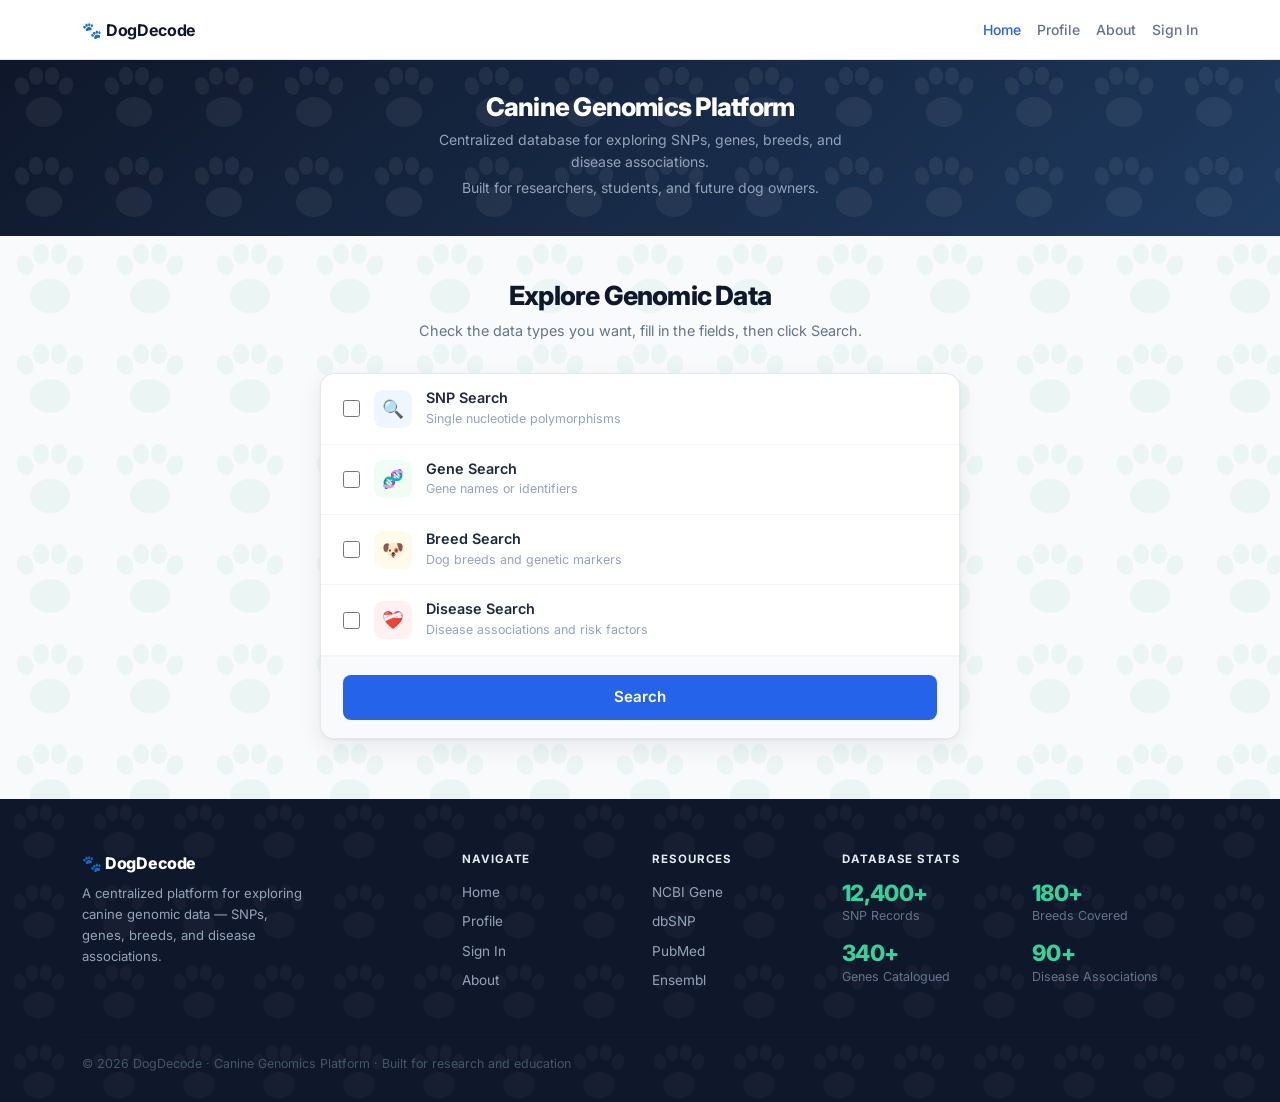
<file: index.html>
<!DOCTYPE html>
<html lang="en">
<head>
    <meta charset="UTF-8">
    <meta name="viewport" content="width=device-width, initial-scale=1.0">
    <title>Canine Genomics Platform</title>
    <link href="https://cdn.jsdelivr.net/npm/bootstrap@5.3.3/dist/css/bootstrap.min.css" rel="stylesheet">
    <link href="css/shared.css" rel="stylesheet">
    <link href="css/Homepage.css" rel="stylesheet">
</head>
<body>

    <nav class="navbar navbar-expand-lg">
        <div class="container">
            <a class="navbar-brand fw-bold" href="index.html">🐾 DogDecode</a>
            <button class="navbar-toggler" type="button" data-bs-toggle="collapse" data-bs-target="#navMenu">
                <span class="navbar-toggler-icon"></span>
            </button>
            <div class="collapse navbar-collapse justify-content-end" id="navMenu">
                <ul class="navbar-nav gap-3">
                    <li class="nav-item"><a class="nav-link active" href="index.html">Home</a></li>
                    <li class="nav-item"><a class="nav-link" href="Profile.html">Profile</a></li>
                    <li class="nav-item"><a class="nav-link" href="docs.html">About</a></li>
                    <li class="nav-item"><a class="nav-link" href="login.html">Sign In</a></li>
                </ul>
            </div>
        </div>
    </nav>

    <div class="hero-section">
        <h1>Canine Genomics Platform</h1>
        <p>Centralized database for exploring SNPs, genes, breeds, and disease associations.</p>
        <p>Built for researchers, students, and future dog owners.</p>
    </div>

    <div class="search-section">
        <div class="container">
            <h2 class="section-heading">Explore Genomic Data</h2>
            <p class="section-subheading">Check the data types you want, fill in the fields, then click Search.</p>

            <div class="unified-panel">

                <div class="search-type-block" id="block-snp">
                    <label class="type-header" for="chk-snp">
                        <input type="checkbox" id="chk-snp" class="type-checkbox">
                        <span class="type-icon-wrap snp-icon">🔍</span>
                        <div class="type-label-text">
                            <span class="type-name">SNP Search</span>
                            <span class="type-hint">Single nucleotide polymorphisms</span>
                        </div>
                    </label>
                    <div class="type-input-area" id="area-snp">
                        <input type="text" id="val-snp" class="form-control type-input" placeholder="Enter SNP ID (e.g., rs12345678)">
                    </div>
                </div>

                <div class="search-type-block" id="block-gene">
                    <label class="type-header" for="chk-gene">
                        <input type="checkbox" id="chk-gene" class="type-checkbox">
                        <span class="type-icon-wrap gene-icon">🧬</span>
                        <div class="type-label-text">
                            <span class="type-name">Gene Search</span>
                            <span class="type-hint">Gene names or identifiers</span>
                        </div>
                    </label>
                    <div class="type-input-area" id="area-gene">
                        <input type="text" id="val-gene" class="form-control type-input" placeholder="Enter gene name (e.g., MC1R)">
                    </div>
                </div>

                <div class="search-type-block" id="block-breed">
                    <label class="type-header" for="chk-breed">
                        <input type="checkbox" id="chk-breed" class="type-checkbox">
                        <span class="type-icon-wrap breed-icon">🐶</span>
                        <div class="type-label-text">
                            <span class="type-name">Breed Search</span>
                            <span class="type-hint">Dog breeds and genetic markers</span>
                        </div>
                    </label>
                    <div class="type-input-area" id="area-breed">
                        <input type="text" id="val-breed" class="form-control type-input" placeholder="Enter breed name (e.g., Labrador)">
                    </div>
                </div>

                <div class="search-type-block" id="block-disease">
                    <label class="type-header" for="chk-disease">
                        <input type="checkbox" id="chk-disease" class="type-checkbox">
                        <span class="type-icon-wrap disease-icon">❤️‍🩹</span>
                        <div class="type-label-text">
                            <span class="type-name">Disease Search</span>
                            <span class="type-hint">Disease associations and risk factors</span>
                        </div>
                    </label>
                    <div class="type-input-area" id="area-disease">
                        <input type="text" id="val-disease" class="form-control type-input" placeholder="Enter disease name (e.g., Hip Dysplasia)">
                    </div>
                </div>

                <div class="search-footer">
                    <p class="search-error" id="search-error">Please select at least one type and fill in all checked fields.</p>
                    <button class="btn-unified-search" onclick="doSearch()">Search</button>
                </div>

            </div>
        </div>
    </div>

    <footer class="site-footer">
        <div class="container">
            <div class="row g-4">

                <div class="col-12 col-md-4">
                    <p class="footer-brand">🐾 DogDecode</p>
                    <p class="footer-tagline">A centralized platform for exploring canine genomic data — SNPs, genes, breeds, and disease associations.</p>
                </div>

                <div class="col-6 col-md-2">
                    <p class="footer-col-heading">Navigate</p>
                    <a class="footer-link" href="index.html">Home</a>
                    <a class="footer-link" href="Profile.html">Profile</a>
                    <a class="footer-link" href="login.html">Sign In</a>
                    <a class="footer-link" href="#">About</a>
                </div>

                <div class="col-6 col-md-2">
                    <p class="footer-col-heading">Resources</p>
                    <a class="footer-link" href="https://www.ncbi.nlm.nih.gov/gene" target="_blank" rel="noopener">NCBI Gene</a>
                    <a class="footer-link" href="https://www.ncbi.nlm.nih.gov/snp" target="_blank" rel="noopener">dbSNP</a>
                    <a class="footer-link" href="https://pubmed.ncbi.nlm.nih.gov" target="_blank" rel="noopener">PubMed</a>
                    <a class="footer-link" href="https://www.ensembl.org" target="_blank" rel="noopener">Ensembl</a>
                </div>

                <div class="col-12 col-md-4">
                    <p class="footer-col-heading">Database Stats</p>
                    <div class="row">
                        <div class="col-6">
                            <p class="footer-stat">12,400+</p>
                            <p class="footer-stat-label">SNP Records</p>
                            <p class="footer-stat">340+</p>
                            <p class="footer-stat-label">Genes Catalogued</p>
                        </div>
                        <div class="col-6">
                            <p class="footer-stat">180+</p>
                            <p class="footer-stat-label">Breeds Covered</p>
                            <p class="footer-stat">90+</p>
                            <p class="footer-stat-label">Disease Associations</p>
                        </div>
                    </div>
                </div>

            </div>

            <hr class="footer-divider">
            <p class="footer-bottom mb-0">© 2026 DogDecode · Canine Genomics Platform · Built for research and education</p>
        </div>
    </footer>

    <script src="https://cdn.jsdelivr.net/npm/bootstrap@5.3.3/dist/js/bootstrap.bundle.min.js"></script>
    <script>
        const types = ['snp', 'gene', 'breed', 'disease'];

        types.forEach(function(t) {
            document.getElementById('chk-' + t).addEventListener('change', function() {
                var area = document.getElementById('area-' + t);
                var block = document.getElementById('block-' + t);
                if (this.checked) {
                    area.style.display = 'block';
                    block.classList.add('active');
                } else {
                    area.style.display = 'none';
                    block.classList.remove('active');
                    document.getElementById('val-' + t).value = '';
                }
                document.getElementById('search-error').style.display = 'none';
            });
        });

        function saveToHistory(type, query) {
            var history = JSON.parse(localStorage.getItem('dogdecode_history') || '[]');
            history.push({ type: type, query: query, ts: Date.now() });
            if (history.length > 100) history = history.slice(-100);
            localStorage.setItem('dogdecode_history', JSON.stringify(history));
        }

        function doSearch() {
            var params = new URLSearchParams();
            var hasAny = false;
            var hasEmpty = false;

            types.forEach(function(t) {
                var cb = document.getElementById('chk-' + t);
                if (cb.checked) {
                    var val = document.getElementById('val-' + t).value.trim();
                    if (val) {
                        params.set(t, val);
                        hasAny = true;
                    } else {
                        hasEmpty = true;
                    }
                }
            });

            if (!hasAny || hasEmpty) {
                document.getElementById('search-error').style.display = 'block';
                return;
            }

            types.forEach(function(t) {
                var cb = document.getElementById('chk-' + t);
                if (cb.checked) {
                    var val = document.getElementById('val-' + t).value.trim();
                    if (val) saveToHistory(t, val);
                }
            });

            window.location.href = 'CombinedResults.html?' + params.toString();
        }
    </script>
</body>
</html>
</file>
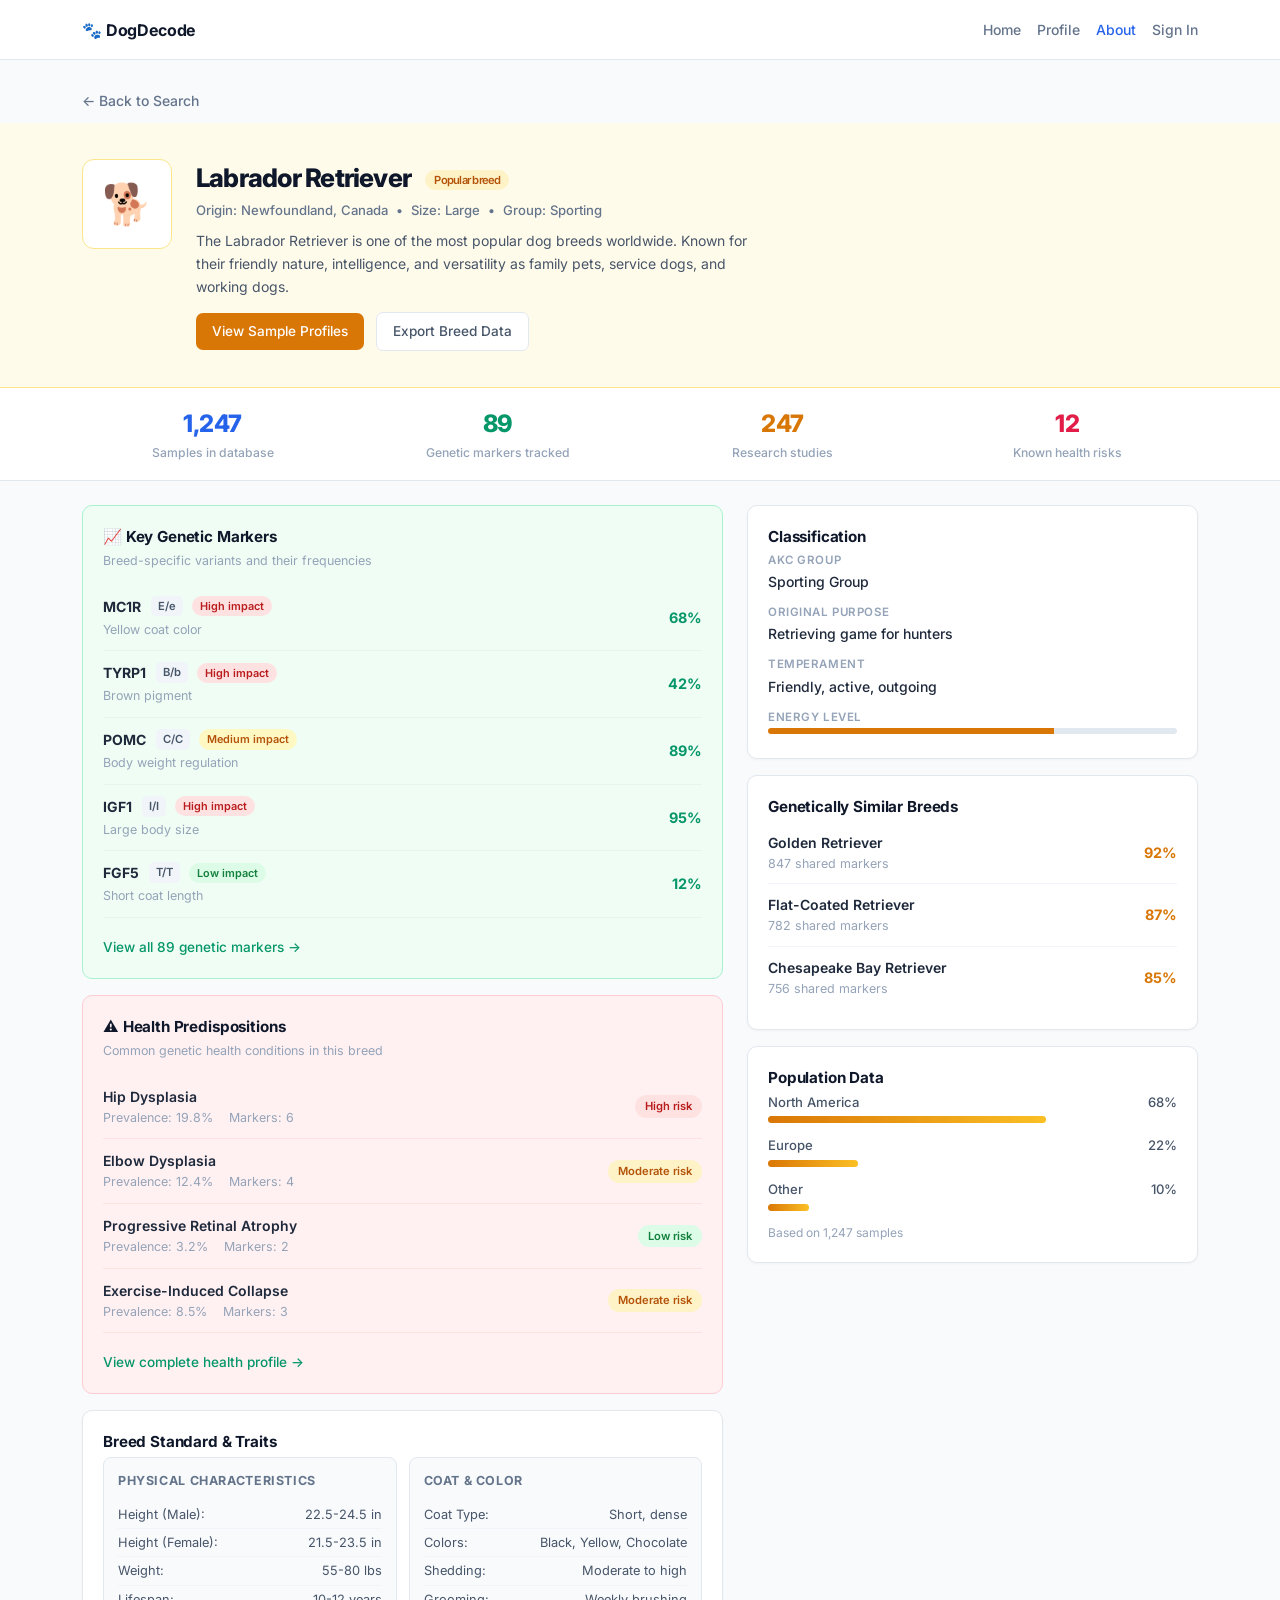
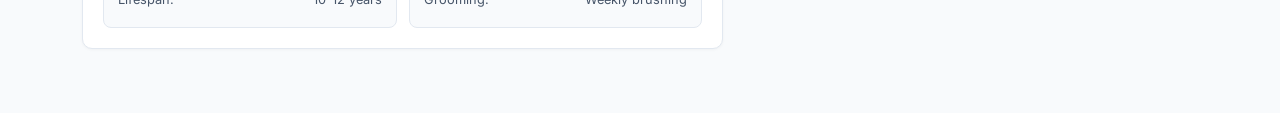
<file: BreedResults.html>
<!DOCTYPE html>
<html lang="en">
<head>
    <meta charset="UTF-8">
    <meta name="viewport" content="width=device-width, initial-scale=1.0">
    <title>Labrador Retriever - Canine Genomics Platform</title>
    <link href="https://cdn.jsdelivr.net/npm/bootstrap@5.3.3/dist/css/bootstrap.min.css" rel="stylesheet">
    <link href="css/shared.css" rel="stylesheet">
    <link href="css/breedresults.css" rel="stylesheet">
</head>
<body>

    <nav class="navbar navbar-expand-lg">
        <div class="container">
            <a class="navbar-brand fw-bold" href="#">🐾 DogDecode</a>
            <button class="navbar-toggler" type="button" data-bs-toggle="collapse" data-bs-target="#navMenu">
                <span class="navbar-toggler-icon"></span>
            </button>
            <div class="collapse navbar-collapse justify-content-end" id="navMenu">
                <ul class="navbar-nav gap-3">
                    <li class="nav-item"><a class="nav-link" href="index.html">Home</a></li>
                    <li class="nav-item"><a class="nav-link" href="profile.html">Profile</a></li>
                    <li class="nav-item"><a class="nav-link active" href="docs.html">About</a></li>
                    <li class="nav-item"><a class="nav-link" href="login.html">Sign In</a></li>
                </ul>
            </div>
        </div>
    </nav>

    <div class="container mt-3 mb-2">
        <a href="index.html" class="back-link">← Back to Search</a>
    </div>

    <div class="hero-section">
        <div class="container py-2">
            <div class="d-flex gap-4 align-items-start">
                <div class="breed-img-placeholder">🐕</div>
                <div>
                    <p class="breed-name mb-1">Labrador Retriever <span class="badge-popular">Popular breed</span></p>
                    <p class="breed-origin">Origin: Newfoundland, Canada &nbsp;•&nbsp; Size: Large &nbsp;•&nbsp; Group: Sporting</p>
                    <p class="breed-description">The Labrador Retriever is one of the most popular dog breeds worldwide. Known for their friendly nature, intelligence, and versatility as family pets, service dogs, and working dogs.</p>
                    <div>
                        <button class="btn-sample">View Sample Profiles</button>
                        <button class="btn-export">Export Breed Data</button>
                    </div>
                </div>
            </div>
        </div>
    </div>

    <div class="stats-bar">
        <div class="container">
            <div class="row text-center">
                <div class="col-3">
                    <p class="stat-number blue">1,247</p>
                    <p class="stat-label">Samples in database</p>
                </div>
                <div class="col-3">
                    <p class="stat-number green">89</p>
                    <p class="stat-label">Genetic markers tracked</p>
                </div>
                <div class="col-3">
                    <p class="stat-number orange">247</p>
                    <p class="stat-label">Research studies</p>
                </div>
                <div class="col-3">
                    <p class="stat-number red">12</p>
                    <p class="stat-label">Known health risks</p>
                </div>
            </div>
        </div>
    </div>

    <div class="main-section">
        <div class="container">
            <div class="row g-4">

                <div class="col-12 col-lg-7">

                    <div class="card-section-green">
                        <p class="section-title">📈 Key Genetic Markers</p>
                        <p class="section-subtitle">Breed-specific variants and their frequencies</p>

                        <div class="marker-row">
                            <div>
                                <div class="d-flex align-items-center gap-1 mb-1">
                                    <span class="marker-name">MC1R</span>
                                    <span class="marker-allele">E/e</span>
                                    <span class="badge-high-impact">High impact</span>
                                </div>
                                <p class="marker-desc">Yellow coat color</p>
                            </div>
                            <span class="marker-pct">68%</span>
                        </div>

                        <div class="marker-row">
                            <div>
                                <div class="d-flex align-items-center gap-1 mb-1">
                                    <span class="marker-name">TYRP1</span>
                                    <span class="marker-allele">B/b</span>
                                    <span class="badge-high-impact">High impact</span>
                                </div>
                                <p class="marker-desc">Brown pigment</p>
                            </div>
                            <span class="marker-pct">42%</span>
                        </div>

                        <div class="marker-row">
                            <div>
                                <div class="d-flex align-items-center gap-1 mb-1">
                                    <span class="marker-name">POMC</span>
                                    <span class="marker-allele">C/C</span>
                                    <span class="badge-medium-impact">Medium impact</span>
                                </div>
                                <p class="marker-desc">Body weight regulation</p>
                            </div>
                            <span class="marker-pct">89%</span>
                        </div>

                        <div class="marker-row">
                            <div>
                                <div class="d-flex align-items-center gap-1 mb-1">
                                    <span class="marker-name">IGF1</span>
                                    <span class="marker-allele">I/I</span>
                                    <span class="badge-high-impact">High impact</span>
                                </div>
                                <p class="marker-desc">Large body size</p>
                            </div>
                            <span class="marker-pct">95%</span>
                        </div>

                        <div class="marker-row">
                            <div>
                                <div class="d-flex align-items-center gap-1 mb-1">
                                    <span class="marker-name">FGF5</span>
                                    <span class="marker-allele">T/T</span>
                                    <span class="badge-low-impact">Low impact</span>
                                </div>
                                <p class="marker-desc">Short coat length</p>
                            </div>
                            <span class="marker-pct">12%</span>
                        </div>

                        <div class="mt-3">
                            <a href="#" class="view-all-link">View all 89 genetic markers →</a>
                        </div>
                    </div>

                    <div class="card-section-pink">
                        <p class="section-title">⚠️ Health Predispositions</p>
                        <p class="section-subtitle">Common genetic health conditions in this breed</p>

                        <div class="health-row">
                            <div>
                                <p class="health-name">Hip Dysplasia</p>
                                <p class="health-meta">Prevalence: 19.8% &nbsp;&nbsp; Markers: 6</p>
                            </div>
                            <span class="badge-high-risk">High risk</span>
                        </div>

                        <div class="health-row">
                            <div>
                                <p class="health-name">Elbow Dysplasia</p>
                                <p class="health-meta">Prevalence: 12.4% &nbsp;&nbsp; Markers: 4</p>
                            </div>
                            <span class="badge-moderate-risk">Moderate risk</span>
                        </div>

                        <div class="health-row">
                            <div>
                                <p class="health-name">Progressive Retinal Atrophy</p>
                                <p class="health-meta">Prevalence: 3.2% &nbsp;&nbsp; Markers: 2</p>
                            </div>
                            <span class="badge-low-risk">Low risk</span>
                        </div>

                        <div class="health-row">
                            <div>
                                <p class="health-name">Exercise-Induced Collapse</p>
                                <p class="health-meta">Prevalence: 8.5% &nbsp;&nbsp; Markers: 3</p>
                            </div>
                            <span class="badge-moderate-risk">Moderate risk</span>
                        </div>

                        <div class="mt-3">
                            <a href="#" class="view-health-link">View complete health profile →</a>
                        </div>
                    </div>

                    <div class="card-section">
                        <p class="section-title">Breed Standard & Traits</p>
                        <div class="traits-grid">
                            <div class="traits-box">
                                <p class="traits-box-title">Physical Characteristics</p>
                                <div class="trait-row"><span>Height (Male):</span><span>22.5-24.5 in</span></div>
                                <div class="trait-row"><span>Height (Female):</span><span>21.5-23.5 in</span></div>
                                <div class="trait-row"><span>Weight:</span><span>55-80 lbs</span></div>
                                <div class="trait-row"><span>Lifespan:</span><span>10-12 years</span></div>
                            </div>
                            <div class="traits-box">
                                <p class="traits-box-title">Coat & Color</p>
                                <div class="trait-row"><span>Coat Type:</span><span>Short, dense</span></div>
                                <div class="trait-row"><span>Colors:</span><span>Black, Yellow, Chocolate</span></div>
                                <div class="trait-row"><span>Shedding:</span><span>Moderate to high</span></div>
                                <div class="trait-row"><span>Grooming:</span><span>Weekly brushing</span></div>
                            </div>
                        </div>
                    </div>

                </div>

                <div class="col-12 col-lg-5">

                    <div class="card-section">
                        <p class="section-title">Classification</p>
                        <p class="info-label">AKC Group</p>
                        <p class="info-value">Sporting Group</p>
                        <p class="info-label">Original Purpose</p>
                        <p class="info-value">Retrieving game for hunters</p>
                        <p class="info-label">Temperament</p>
                        <p class="info-value">Friendly, active, outgoing</p>
                        <p class="info-label">Energy Level</p>
                        <div class="energy-bar"></div>
                    </div>

                    <div class="card-section">
                        <p class="section-title">Genetically Similar Breeds</p>

                        <div class="similar-breed-row">
                            <div>
                                <p class="similar-breed-name">Golden Retriever</p>
                                <p class="similar-breed-meta">847 shared markers</p>
                            </div>
                            <span class="similar-pct">92%</span>
                        </div>

                        <div class="similar-breed-row">
                            <div>
                                <p class="similar-breed-name">Flat-Coated Retriever</p>
                                <p class="similar-breed-meta">782 shared markers</p>
                            </div>
                            <span class="similar-pct">87%</span>
                        </div>

                        <div class="similar-breed-row">
                            <div>
                                <p class="similar-breed-name">Chesapeake Bay Retriever</p>
                                <p class="similar-breed-meta">756 shared markers</p>
                            </div>
                            <span class="similar-pct">85%</span>
                        </div>
                    </div>

                    <div class="card-section">
                        <p class="section-title">Population Data</p>

                        <div class="pop-bar-label">
                            <span>North America</span>
                            <span>68%</span>
                        </div>
                        <div class="pop-bar" style="width: 68%;"></div>

                        <div class="pop-bar-label">
                            <span>Europe</span>
                            <span>22%</span>
                        </div>
                        <div class="pop-bar" style="width: 22%;"></div>

                        <div class="pop-bar-label">
                            <span>Other</span>
                            <span>10%</span>
                        </div>
                        <div class="pop-bar" style="width: 10%;"></div>

                        <p class="pop-note">Based on 1,247 samples</p>
                    </div>

                </div>

            </div>
        </div>
    </div>

    <script src="https://cdn.jsdelivr.net/npm/bootstrap@5.3.3/dist/js/bootstrap.bundle.min.js"></script>
</body>
</html>
</file>
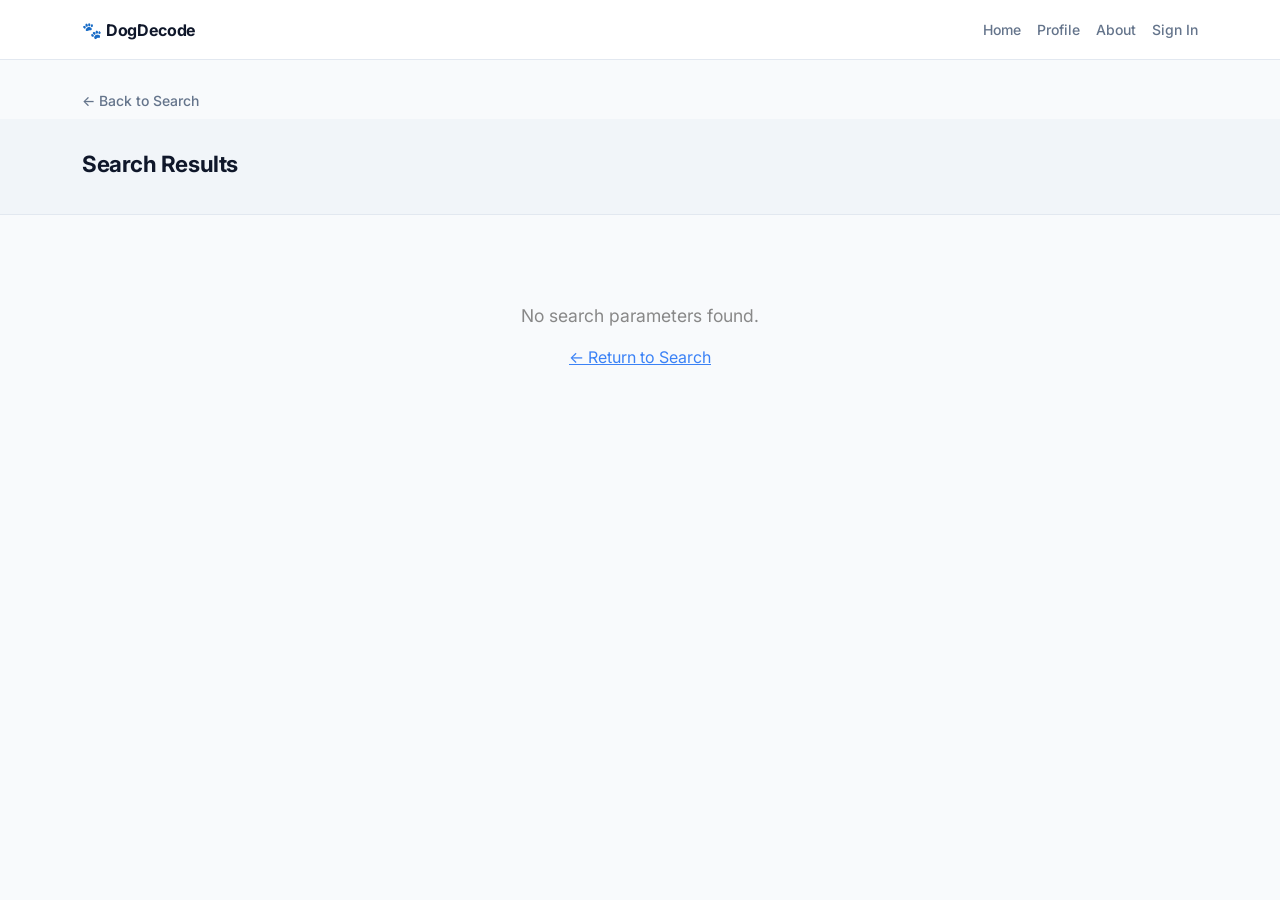
<file: CombinedResults.html>
<!DOCTYPE html>
<html lang="en">
<head>
    <meta charset="UTF-8">
    <meta name="viewport" content="width=device-width, initial-scale=1.0">
    <title>Search Results - Canine Genomics Platform</title>
    <link href="https://cdn.jsdelivr.net/npm/bootstrap@5.3.3/dist/css/bootstrap.min.css" rel="stylesheet">
    <link href="css/shared.css" rel="stylesheet">
    <link href="css/combined.css" rel="stylesheet">
</head>
<body>

    <nav class="navbar navbar-expand-lg">
        <div class="container">
            <a class="navbar-brand fw-bold" href="index.html">🐾 DogDecode</a>
            <button class="navbar-toggler" type="button" data-bs-toggle="collapse" data-bs-target="#navMenu">
                <span class="navbar-toggler-icon"></span>
            </button>
            <div class="collapse navbar-collapse justify-content-end" id="navMenu">
                <ul class="navbar-nav gap-3">
                    <li class="nav-item"><a class="nav-link" href="index.html">Home</a></li>
                    <li class="nav-item"><a class="nav-link" href="Profile.html">Profile</a></li>
                    <li class="nav-item"><a class="nav-link" href="docs.html">About</a></li>
                    <li class="nav-item"><a class="nav-link" href="login.html">Sign In</a></li>
                </ul>
            </div>
        </div>
    </nav>

    <div class="container mt-3 mb-1">
        <a href="index.html" class="back-link">← Back to Search</a>
    </div>

    <div class="results-header">
        <div class="container">
            <p class="results-title">Search Results</p>
            <p class="results-query" id="results-query"></p>
            <p class="results-count" id="results-count"></p>
        </div>
    </div>

    <div class="results-body">
        <div class="container">

            <!-- ── SNP Section ── -->
            <div class="result-section" id="section-snp" style="display:none;">
                <div class="section-header section-header-snp">
                    <span class="section-icon">🔍</span>
                    <div>
                        <p class="section-title">SNP Results</p>
                        <p class="section-subtitle" id="snp-subtitle"></p>
                    </div>
                    <a href="SnpResults.html" class="section-link link-snp">View Full Results →</a>
                </div>
                <div class="section-body">

                    <div class="snp-card">
                        <div class="d-flex align-items-center">
                            <span class="snp-id">rs22232384</span>
                            <span class="badge-missense">Missense</span>
                        </div>
                        <p class="snp-meta">Position: chr1:12345678 &nbsp;·&nbsp; Gene: MC1R</p>
                        <div class="snp-details-row">
                            <div class="snp-detail-item">
                                <p class="detail-label">Phenotype</p>
                                <p class="detail-value">Coat color variation</p>
                            </div>
                            <div class="snp-detail-item">
                                <p class="detail-label">MAF</p>
                                <p class="detail-value">0.42</p>
                            </div>
                            <div class="snp-detail-item">
                                <p class="detail-label">Studies</p>
                                <p class="detail-value">12 published</p>
                            </div>
                        </div>
                    </div>

                    <div class="snp-card">
                        <div class="d-flex align-items-center">
                            <span class="snp-id">rs85100806</span>
                            <span class="badge-regulatory">Regulatory</span>
                        </div>
                        <p class="snp-meta">Position: chr5:9876543 &nbsp;·&nbsp; Gene: MITF</p>
                        <div class="snp-details-row">
                            <div class="snp-detail-item">
                                <p class="detail-label">Phenotype</p>
                                <p class="detail-value">White spotting</p>
                            </div>
                            <div class="snp-detail-item">
                                <p class="detail-label">MAF</p>
                                <p class="detail-value">0.29</p>
                            </div>
                            <div class="snp-detail-item">
                                <p class="detail-label">Studies</p>
                                <p class="detail-value">8 published</p>
                            </div>
                        </div>
                    </div>

                    <div class="snp-card">
                        <div class="d-flex align-items-center">
                            <span class="snp-id">rs23452186</span>
                            <span class="badge-intronic">Intronic</span>
                        </div>
                        <p class="snp-meta">Position: chr8:45678901 &nbsp;·&nbsp; Gene: POMC</p>
                        <div class="snp-details-row">
                            <div class="snp-detail-item">
                                <p class="detail-label">Phenotype</p>
                                <p class="detail-value">Body weight</p>
                            </div>
                            <div class="snp-detail-item">
                                <p class="detail-label">MAF</p>
                                <p class="detail-value">0.15</p>
                            </div>
                            <div class="snp-detail-item">
                                <p class="detail-label">Studies</p>
                                <p class="detail-value">15 published</p>
                            </div>
                        </div>
                    </div>

                </div>
            </div>

            <!-- ── Gene Section ── -->
            <div class="result-section" id="section-gene" style="display:none;">
                <div class="section-header section-header-gene">
                    <span class="section-icon">🧬</span>
                    <div>
                        <p class="section-title">Gene Results</p>
                        <p class="section-subtitle" id="gene-subtitle"></p>
                    </div>
                    <a href="GeneResults.html" class="section-link link-gene">View Full Details →</a>
                </div>
                <div class="section-body">
                    <div class="gene-card">
                        <p class="gene-name">MC1R</p>
                        <p class="gene-full-name">Melanocortin 1 Receptor</p>
                        <div class="gene-stats-row">
                            <div class="gene-stat">
                                <p class="stat-num">24</p>
                                <p class="stat-lbl">Known SNPs</p>
                            </div>
                            <div class="gene-stat">
                                <p class="stat-num">47</p>
                                <p class="stat-lbl">Phenotype associations</p>
                            </div>
                            <div class="gene-stat">
                                <p class="stat-num">89</p>
                                <p class="stat-lbl">Breeds affected</p>
                            </div>
                            <div class="gene-stat">
                                <p class="stat-num">156</p>
                                <p class="stat-lbl">Publications</p>
                            </div>
                        </div>
                        <p class="gene-desc">Chromosome 1 &nbsp;·&nbsp; Location: 1:12,340,000–12,350,000 &nbsp;·&nbsp; Pathway: Melanogenesis</p>
                    </div>
                </div>
            </div>

            <!-- ── Breed Section ── -->
            <div class="result-section" id="section-breed" style="display:none;">
                <div class="section-header section-header-breed">
                    <span class="section-icon">🐶</span>
                    <div>
                        <p class="section-title">Breed Results</p>
                        <p class="section-subtitle" id="breed-subtitle"></p>
                    </div>
                    <a href="BreedResults.html" class="section-link link-breed">View Full Details →</a>
                </div>
                <div class="section-body">
                    <div class="breed-card">
                        <p class="breed-name-main">Labrador Retriever</p>
                        <p class="breed-meta-line">Origin: Newfoundland, Canada &nbsp;·&nbsp; Size: Large &nbsp;·&nbsp; Group: Sporting</p>
                        <div class="breed-stats-row">
                            <div class="breed-stat">
                                <p class="stat-num">1,247</p>
                                <p class="stat-lbl">Samples</p>
                            </div>
                            <div class="breed-stat">
                                <p class="stat-num">89</p>
                                <p class="stat-lbl">Genetic markers</p>
                            </div>
                            <div class="breed-stat">
                                <p class="stat-num">247</p>
                                <p class="stat-lbl">Research studies</p>
                            </div>
                            <div class="breed-stat">
                                <p class="stat-num">12</p>
                                <p class="stat-lbl">Known health risks</p>
                            </div>
                        </div>
                        <p class="breed-markers-title">Top Genetic Markers</p>
                        <div class="breed-marker-row">
                            <span>MC1R (E/e) — Yellow coat color</span><span>68%</span>
                        </div>
                        <div class="breed-marker-row">
                            <span>POMC (C/C) — Body weight regulation</span><span>89%</span>
                        </div>
                        <div class="breed-marker-row">
                            <span>IGF1 (I/I) — Large body size</span><span>95%</span>
                        </div>
                    </div>
                </div>
            </div>

            <!-- ── Disease Section ── -->
            <div class="result-section" id="section-disease" style="display:none;">
                <div class="section-header section-header-disease">
                    <span class="section-icon">❤️‍🩹</span>
                    <div>
                        <p class="section-title">Disease Results</p>
                        <p class="section-subtitle" id="disease-subtitle"></p>
                    </div>
                    <a href="DiseaseResults.html" class="section-link link-disease">View Full Details →</a>
                </div>
                <div class="section-body">
                    <div class="disease-card">
                        <p class="disease-name-main">Hip Dysplasia</p>
                        <p class="disease-alt-name">Canine Hip Dysplasia (CHD) &nbsp;·&nbsp; Orthopedic / Skeletal</p>
                        <div class="disease-stats-row">
                            <div class="disease-stat">
                                <p class="stat-num">6</p>
                                <p class="stat-lbl">Associated genes</p>
                            </div>
                            <div class="disease-stat">
                                <p class="stat-num">14</p>
                                <p class="stat-lbl">Risk variants</p>
                            </div>
                            <div class="disease-stat">
                                <p class="stat-num">47</p>
                                <p class="stat-lbl">Affected breeds</p>
                            </div>
                            <div class="disease-stat">
                                <p class="stat-num">189</p>
                                <p class="stat-lbl">Publications</p>
                            </div>
                        </div>
                        <p class="disease-desc">Inheritance: Polygenic / Multifactorial &nbsp;·&nbsp; Heritability: ~60% &nbsp;·&nbsp; Onset: 4 months – 12 years</p>
                    </div>
                </div>
            </div>

            <!-- No results fallback -->
            <div id="no-results" style="display:none; text-align:center; padding:60px 20px; color:#888;">
                <p style="font-size:1.1rem;">No search parameters found.</p>
                <a href="index.html" style="color:#3b82f6;">← Return to Search</a>
            </div>

        </div>
    </div>

    <script src="https://cdn.jsdelivr.net/npm/bootstrap@5.3.3/dist/js/bootstrap.bundle.min.js"></script>
    <script>
        var params = new URLSearchParams(window.location.search);
        var types = ['snp', 'gene', 'breed', 'disease'];
        var activeTypes = [];

        types.forEach(function(t) {
            if (params.has(t)) {
                var val = params.get(t);
                document.getElementById('section-' + t).style.display = 'block';
                document.getElementById(t + '-subtitle').textContent = 'Showing results for: "' + val + '"';
                activeTypes.push(t);
            }
        });

        if (activeTypes.length === 0) {
            document.getElementById('no-results').style.display = 'block';
        } else {
            var queryParts = activeTypes.map(function(t) {
                var label = { snp: 'SNP', gene: 'Gene', breed: 'Breed', disease: 'Disease' }[t];
                return label + ': "' + params.get(t) + '"';
            });
            document.getElementById('results-query').textContent = queryParts.join('  ·  ');
            var cat = activeTypes.length === 1 ? '1 category' : activeTypes.length + ' categories';
            document.getElementById('results-count').textContent = cat + ' searched';
        }
    </script>
</body>
</html>
</file>
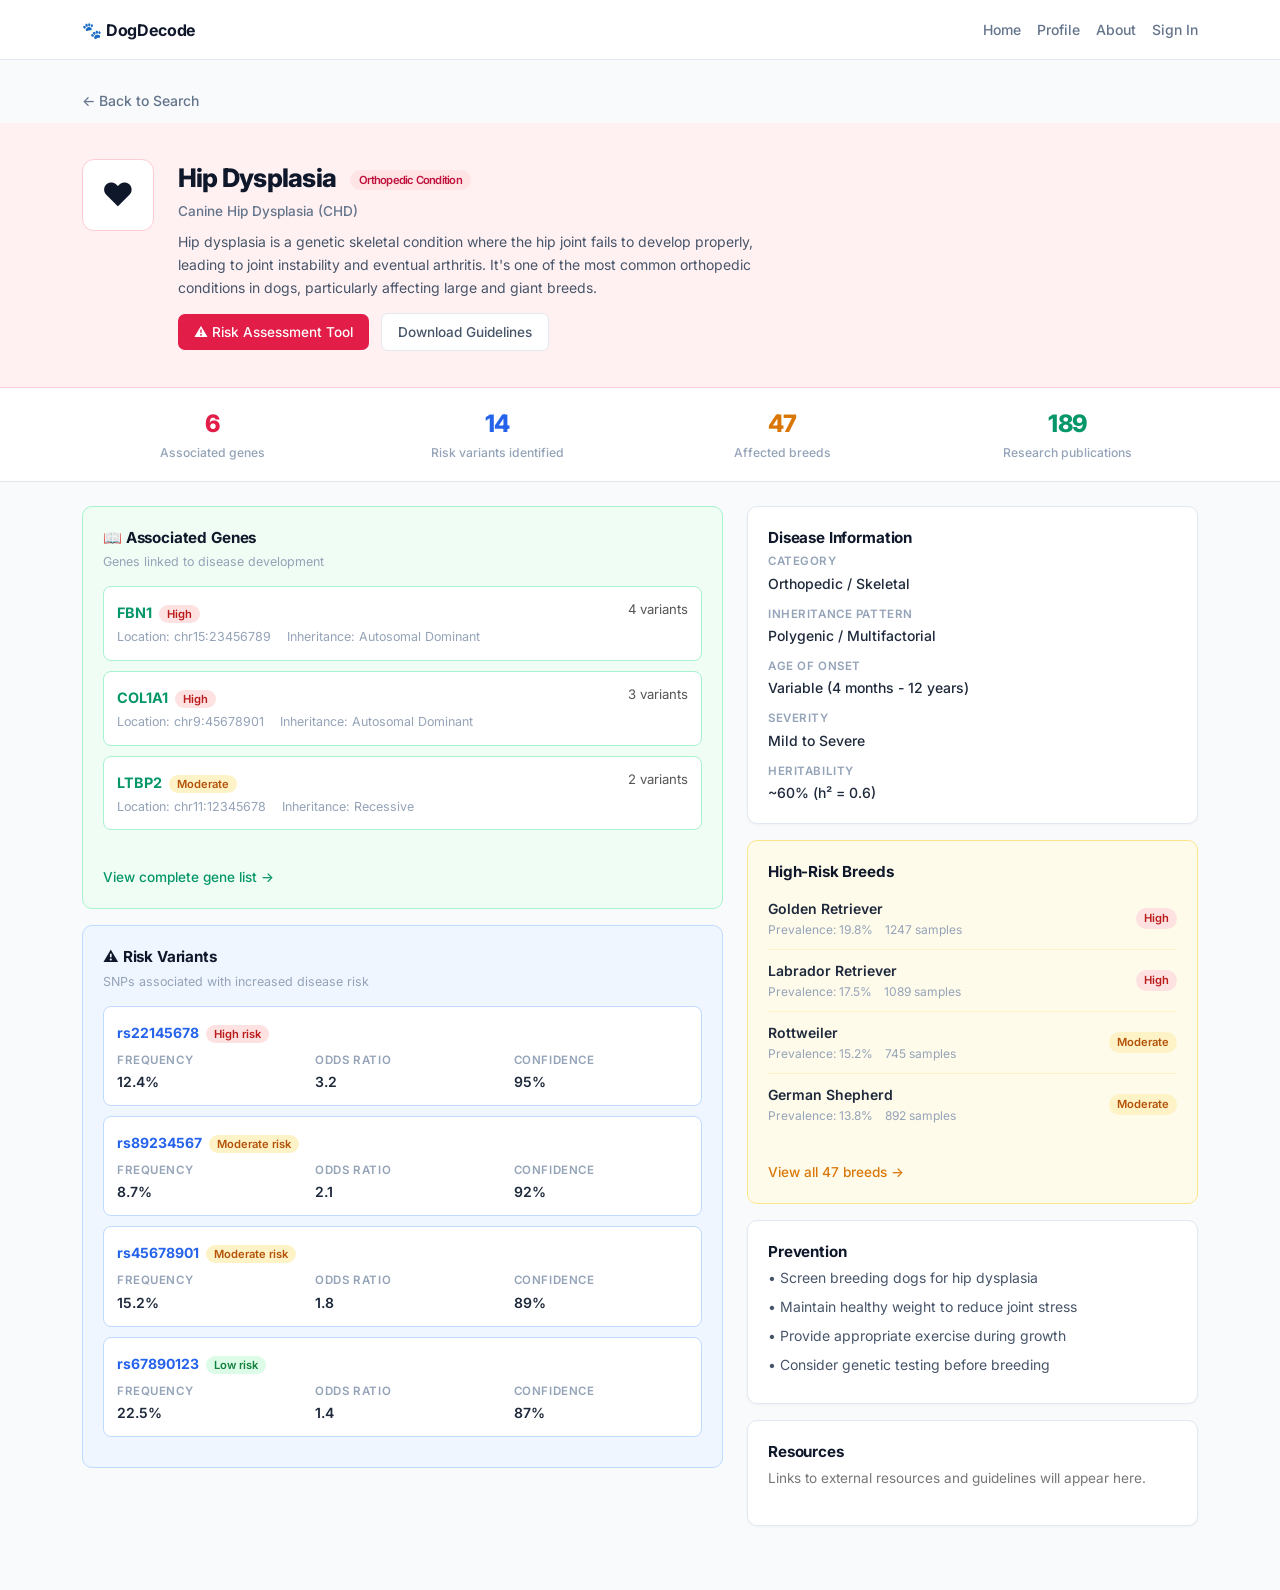
<file: DiseaseResults.html>
<!DOCTYPE html>
<html lang="en">
<head>
    <meta charset="UTF-8">
    <meta name="viewport" content="width=device-width, initial-scale=1.0">
    <title>Hip Dysplasia - Canine Genomics Platform</title>
    <link href="https://cdn.jsdelivr.net/npm/bootstrap@5.3.3/dist/css/bootstrap.min.css" rel="stylesheet">
    <link href="css/shared.css" rel="stylesheet">
    <link href="css/diseaseresults.css" rel="stylesheet">
</head>
<body>

    <nav class="navbar navbar-expand-lg">
        <div class="container">
            <a class="navbar-brand fw-bold" href="#">🐾 DogDecode</a>
            <button class="navbar-toggler" type="button" data-bs-toggle="collapse" data-bs-target="#navMenu">
                <span class="navbar-toggler-icon"></span>
            </button>
            <div class="collapse navbar-collapse justify-content-end" id="navMenu">
                <ul class="navbar-nav gap-3">
                    <li class="nav-item"><a class="nav-link" href="index.html">Home</a></li>
                    <li class="nav-item"><a class="nav-link" href="profile.html">Profile</a></li>
                    <li class="nav-item"><a class="nav-link" href="docs.html">About</a></li>
                    <li class="nav-item"><a class="nav-link" href="login.html">Sign In</a></li>
                </ul>
            </div>
        </div>
    </nav>

    <div class="container mt-3 mb-2">
        <a href="index.html" class="back-link">← Back to Search</a>
    </div>

    <div class="hero-section">
        <div class="container py-2">
            <div class="d-flex gap-4 align-items-start">
                <div class="disease-icon">❤️</div>
                <div>
                    <p class="disease-name mb-1">Hip Dysplasia <span class="badge-condition">Orthopedic Condition</span></p>
                    <p class="alt-name">Canine Hip Dysplasia (CHD)</p>
                    <p class="description">Hip dysplasia is a genetic skeletal condition where the hip joint fails to develop properly, leading to joint instability and eventual arthritis. It's one of the most common orthopedic conditions in dogs, particularly affecting large and giant breeds.</p>
                    <button class="btn-risk">⚠ Risk Assessment Tool</button>
                    <button class="btn-guide">Download Guidelines</button>
                </div>
            </div>
        </div>
    </div>

    <div class="stats-bar">
        <div class="container">
            <div class="row text-center">
                <div class="col-3"><p class="stat-num-red">6</p><p class="stat-label">Associated genes</p></div>
                <div class="col-3"><p class="stat-num-blue">14</p><p class="stat-label">Risk variants identified</p></div>
                <div class="col-3"><p class="stat-num-orange">47</p><p class="stat-label">Affected breeds</p></div>
                <div class="col-3"><p class="stat-num-green">189</p><p class="stat-label">Research publications</p></div>
            </div>
        </div>
    </div>

    <div class="main-section">
        <div class="container">
            <div class="row g-4">

                <div class="col-12 col-lg-7">

                    <div class="card-green">
                        <p class="card-title">📖 Associated Genes</p>
                        <p class="card-subtitle">Genes linked to disease development</p>

                        <div class="gene-box">
                            <div class="d-flex justify-content-between">
                                <div><span class="gene-name">FBN1</span><span class="badge-high">High</span></div>
                                <span style="color:#555; font-size:0.82rem;">4 variants</span>
                            </div>
                            <p class="gene-meta">Location: chr15:23456789 &nbsp;&nbsp; Inheritance: Autosomal Dominant</p>
                        </div>

                        <div class="gene-box">
                            <div class="d-flex justify-content-between">
                                <div><span class="gene-name">COL1A1</span><span class="badge-high">High</span></div>
                                <span style="color:#555; font-size:0.82rem;">3 variants</span>
                            </div>
                            <p class="gene-meta">Location: chr9:45678901 &nbsp;&nbsp; Inheritance: Autosomal Dominant</p>
                        </div>

                        <div class="gene-box">
                            <div class="d-flex justify-content-between">
                                <div><span class="gene-name">LTBP2</span><span class="badge-moderate">Moderate</span></div>
                                <span style="color:#555; font-size:0.82rem;">2 variants</span>
                            </div>
                            <p class="gene-meta">Location: chr11:12345678 &nbsp;&nbsp; Inheritance: Recessive</p>
                        </div>

                        <br>
                        <a href="#" class="view-link-green">View complete gene list →</a>
                    </div>

                    <div class="card-blue">
                        <p class="card-title">⚠ Risk Variants</p>
                        <p class="card-subtitle">SNPs associated with increased disease risk</p>

                        <div class="snp-box">
                            <div class="mb-2"><span class="snp-id">rs22145678</span><span class="badge-high">High risk</span></div>
                            <div class="row">
                                <div class="col-4"><p class="snp-label">Frequency</p><p class="snp-value">12.4%</p></div>
                                <div class="col-4"><p class="snp-label">Odds Ratio</p><p class="snp-value">3.2</p></div>
                                <div class="col-4"><p class="snp-label">Confidence</p><p class="snp-value">95%</p></div>
                            </div>
                        </div>

                        <div class="snp-box">
                            <div class="mb-2"><span class="snp-id">rs89234567</span><span class="badge-moderate">Moderate risk</span></div>
                            <div class="row">
                                <div class="col-4"><p class="snp-label">Frequency</p><p class="snp-value">8.7%</p></div>
                                <div class="col-4"><p class="snp-label">Odds Ratio</p><p class="snp-value">2.1</p></div>
                                <div class="col-4"><p class="snp-label">Confidence</p><p class="snp-value">92%</p></div>
                            </div>
                        </div>

                        <div class="snp-box">
                            <div class="mb-2"><span class="snp-id">rs45678901</span><span class="badge-moderate">Moderate risk</span></div>
                            <div class="row">
                                <div class="col-4"><p class="snp-label">Frequency</p><p class="snp-value">15.2%</p></div>
                                <div class="col-4"><p class="snp-label">Odds Ratio</p><p class="snp-value">1.8</p></div>
                                <div class="col-4"><p class="snp-label">Confidence</p><p class="snp-value">89%</p></div>
                            </div>
                        </div>

                        <div class="snp-box">
                            <div class="mb-2"><span class="snp-id">rs67890123</span><span class="badge-low">Low risk</span></div>
                            <div class="row">
                                <div class="col-4"><p class="snp-label">Frequency</p><p class="snp-value">22.5%</p></div>
                                <div class="col-4"><p class="snp-label">Odds Ratio</p><p class="snp-value">1.4</p></div>
                                <div class="col-4"><p class="snp-label">Confidence</p><p class="snp-value">87%</p></div>
                            </div>
                        </div>
                    </div>

                </div>

                <div class="col-12 col-lg-5">

                    <div class="card-white">
                        <p class="card-title">Disease Information</p>
                        <p class="info-label">Category</p>
                        <p class="info-value">Orthopedic / Skeletal</p>
                        <p class="info-label">Inheritance Pattern</p>
                        <p class="info-value">Polygenic / Multifactorial</p>
                        <p class="info-label">Age of Onset</p>
                        <p class="info-value">Variable (4 months - 12 years)</p>
                        <p class="info-label">Severity</p>
                        <p class="info-value">Mild to Severe</p>
                        <p class="info-label">Heritability</p>
                        <p class="info-value mb-0">~60% (h² = 0.6)</p>
                    </div>

                    <div class="card-yellow">
                        <p class="card-title">High-Risk Breeds</p>

                        <div class="breed-row">
                            <div class="d-flex justify-content-between align-items-center">
                                <div><p class="breed-name">Golden Retriever</p><p class="breed-meta">Prevalence: 19.8% &nbsp;&nbsp; 1247 samples</p></div>
                                <span class="badge-high">High</span>
                            </div>
                        </div>

                        <div class="breed-row">
                            <div class="d-flex justify-content-between align-items-center">
                                <div><p class="breed-name">Labrador Retriever</p><p class="breed-meta">Prevalence: 17.5% &nbsp;&nbsp; 1089 samples</p></div>
                                <span class="badge-high">High</span>
                            </div>
                        </div>

                        <div class="breed-row">
                            <div class="d-flex justify-content-between align-items-center">
                                <div><p class="breed-name">Rottweiler</p><p class="breed-meta">Prevalence: 15.2% &nbsp;&nbsp; 745 samples</p></div>
                                <span class="badge-moderate">Moderate</span>
                            </div>
                        </div>

                        <div class="breed-row">
                            <div class="d-flex justify-content-between align-items-center">
                                <div><p class="breed-name">German Shepherd</p><p class="breed-meta">Prevalence: 13.8% &nbsp;&nbsp; 892 samples</p></div>
                                <span class="badge-moderate">Moderate</span>
                            </div>
                        </div>

                        <br>
                        <a href="#" class="view-link-orange">View all 47 breeds →</a>
                    </div>

                    <div class="card-white">
                        <p class="card-title">Prevention</p>
                        <p class="prevention-item">• Screen breeding dogs for hip dysplasia</p>
                        <p class="prevention-item">• Maintain healthy weight to reduce joint stress</p>
                        <p class="prevention-item">• Provide appropriate exercise during growth</p>
                        <p class="prevention-item">• Consider genetic testing before breeding</p>
                    </div>

                    <div class="card-white">
                        <p class="card-title">Resources</p>
                        <p style="color:#777; font-size:0.85rem;">Links to external resources and guidelines will appear here.</p>
                    </div>

                </div>

            </div>
        </div>
    </div>

    <script src="https://cdn.jsdelivr.net/npm/bootstrap@5.3.3/dist/js/bootstrap.bundle.min.js"></script>
</body>
</html>
</file>
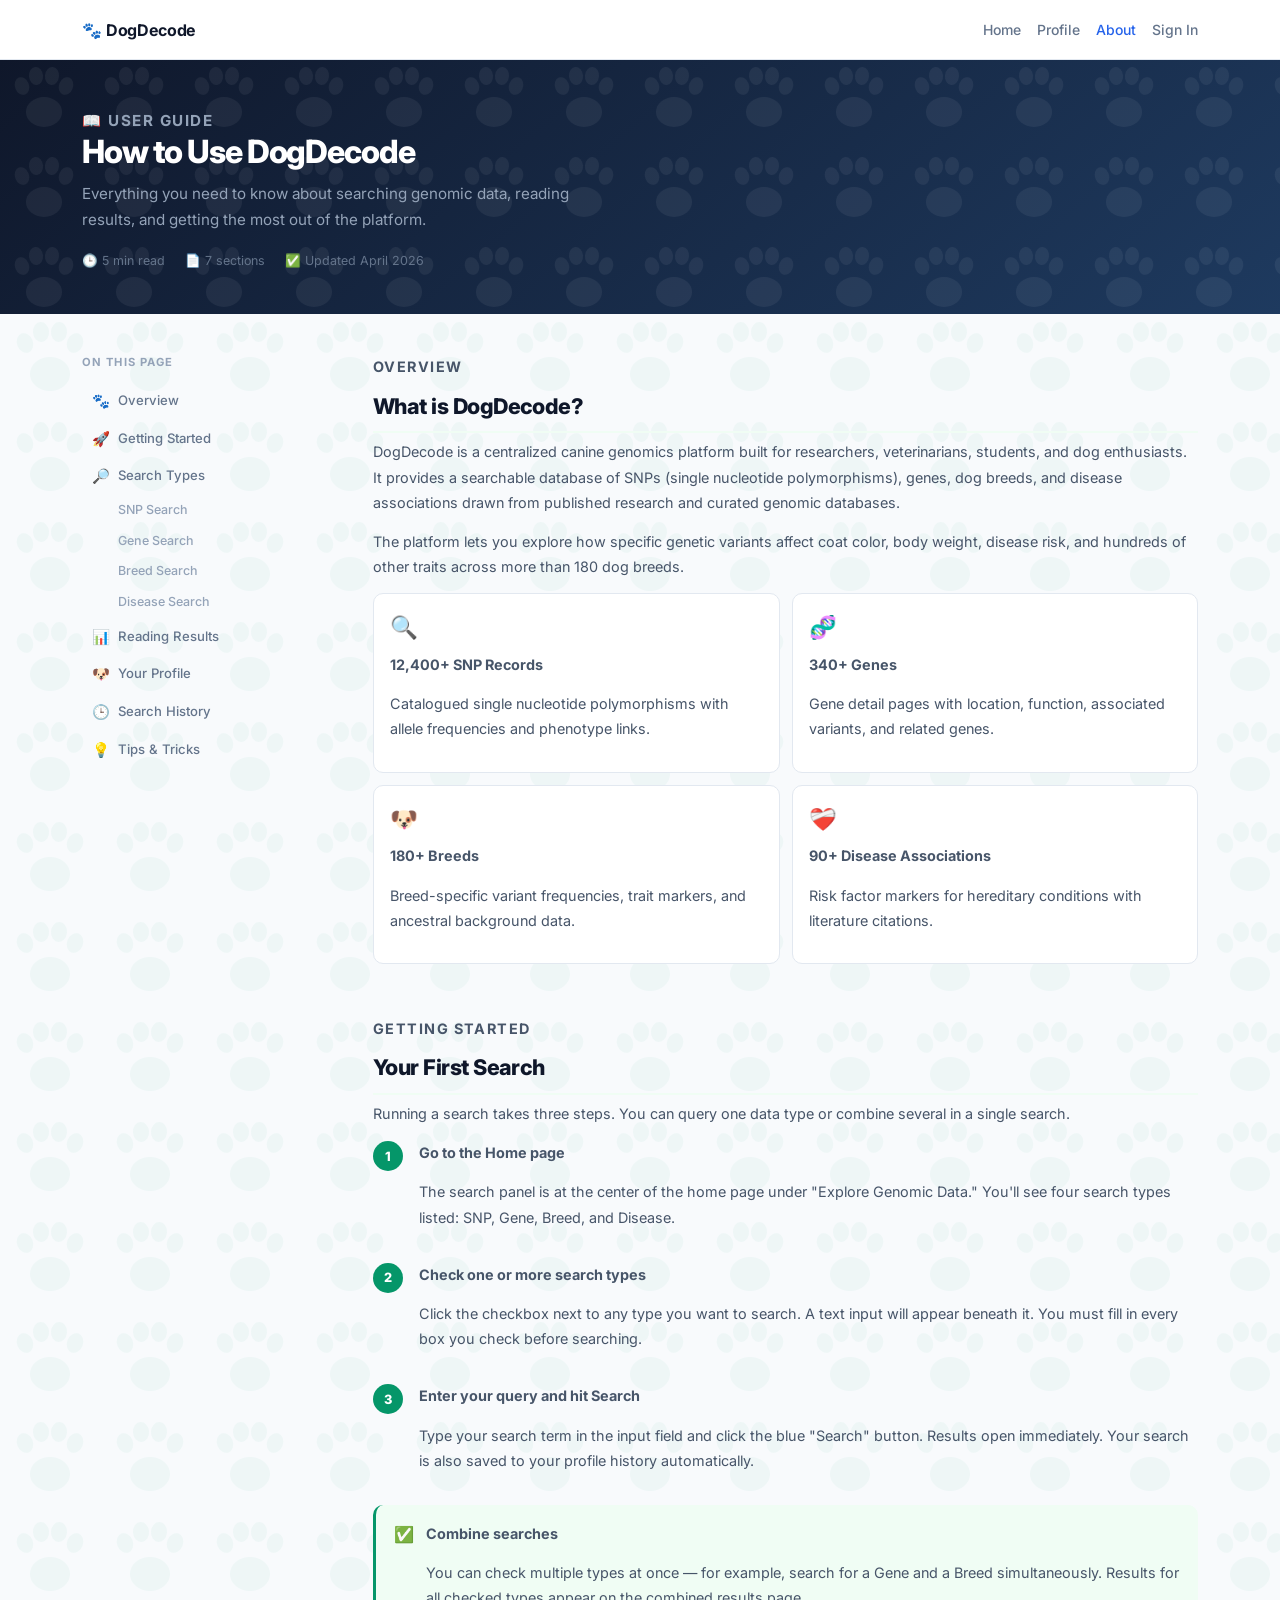
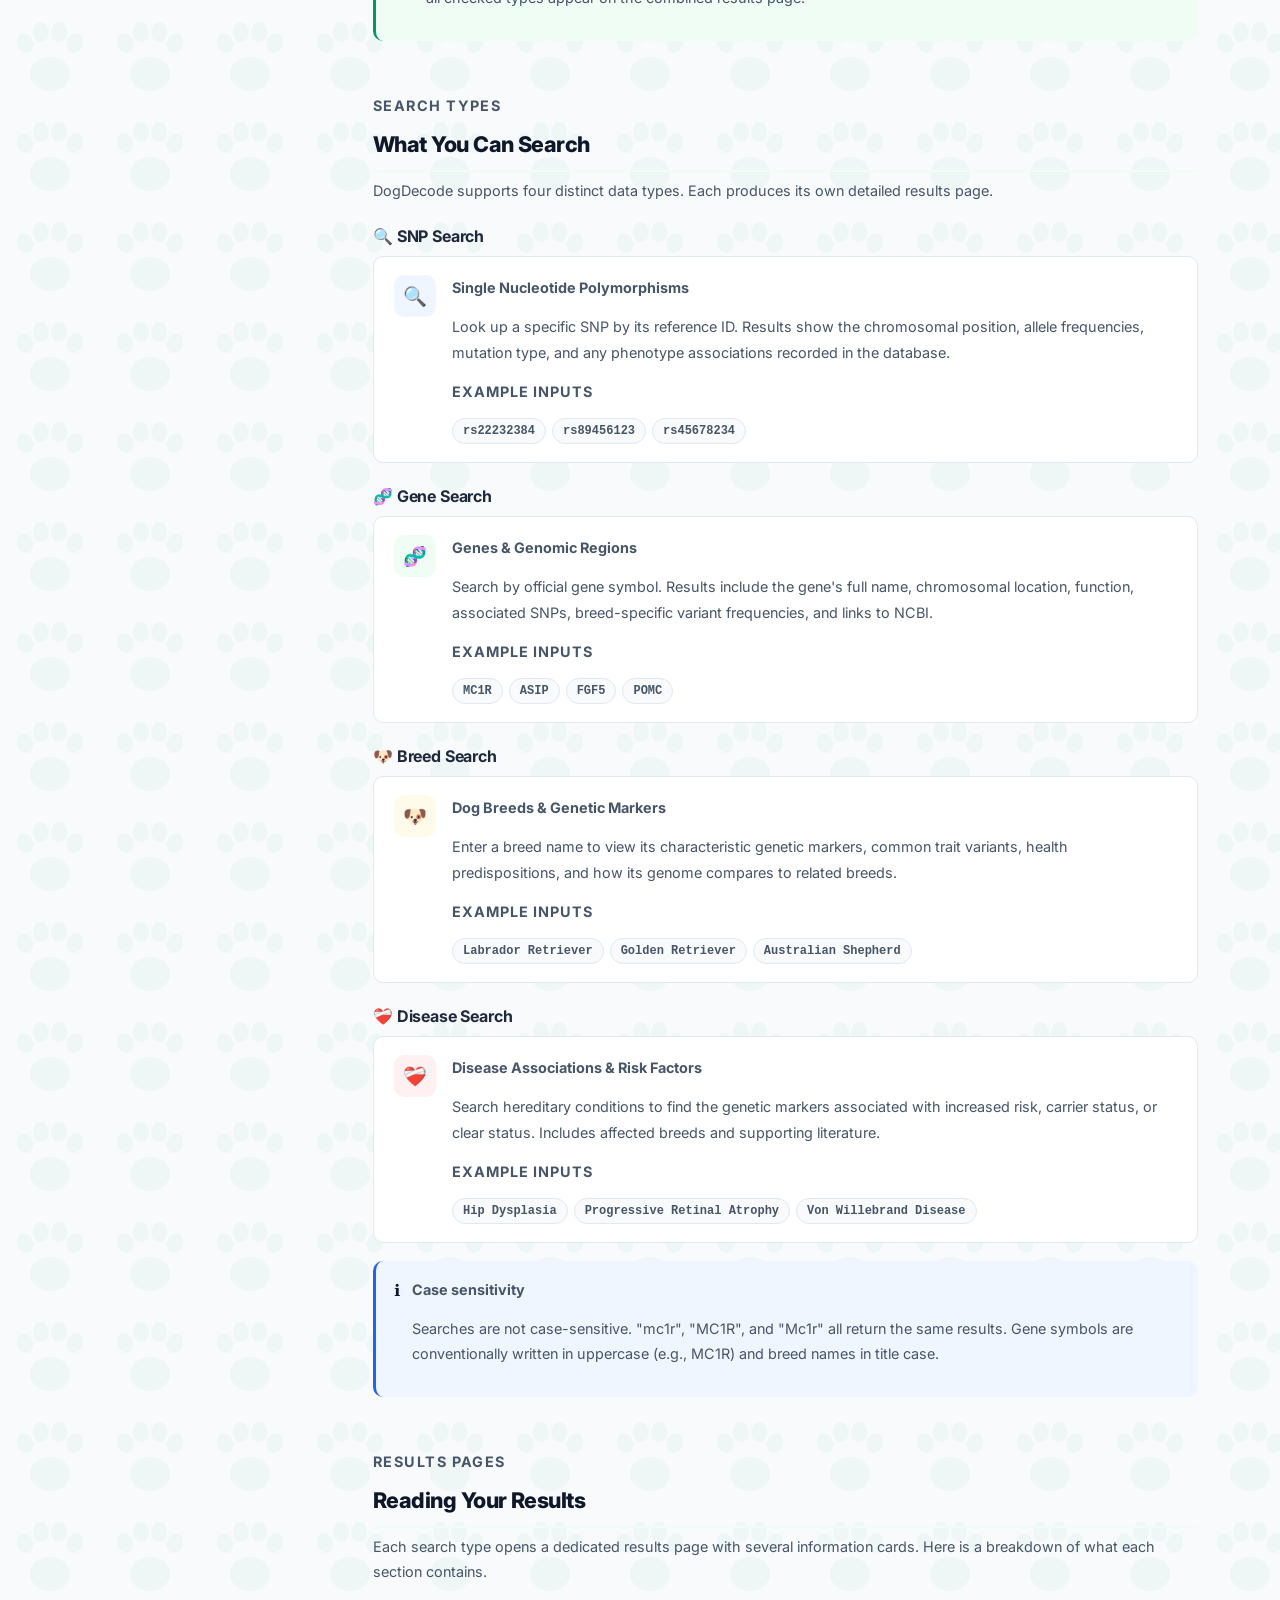
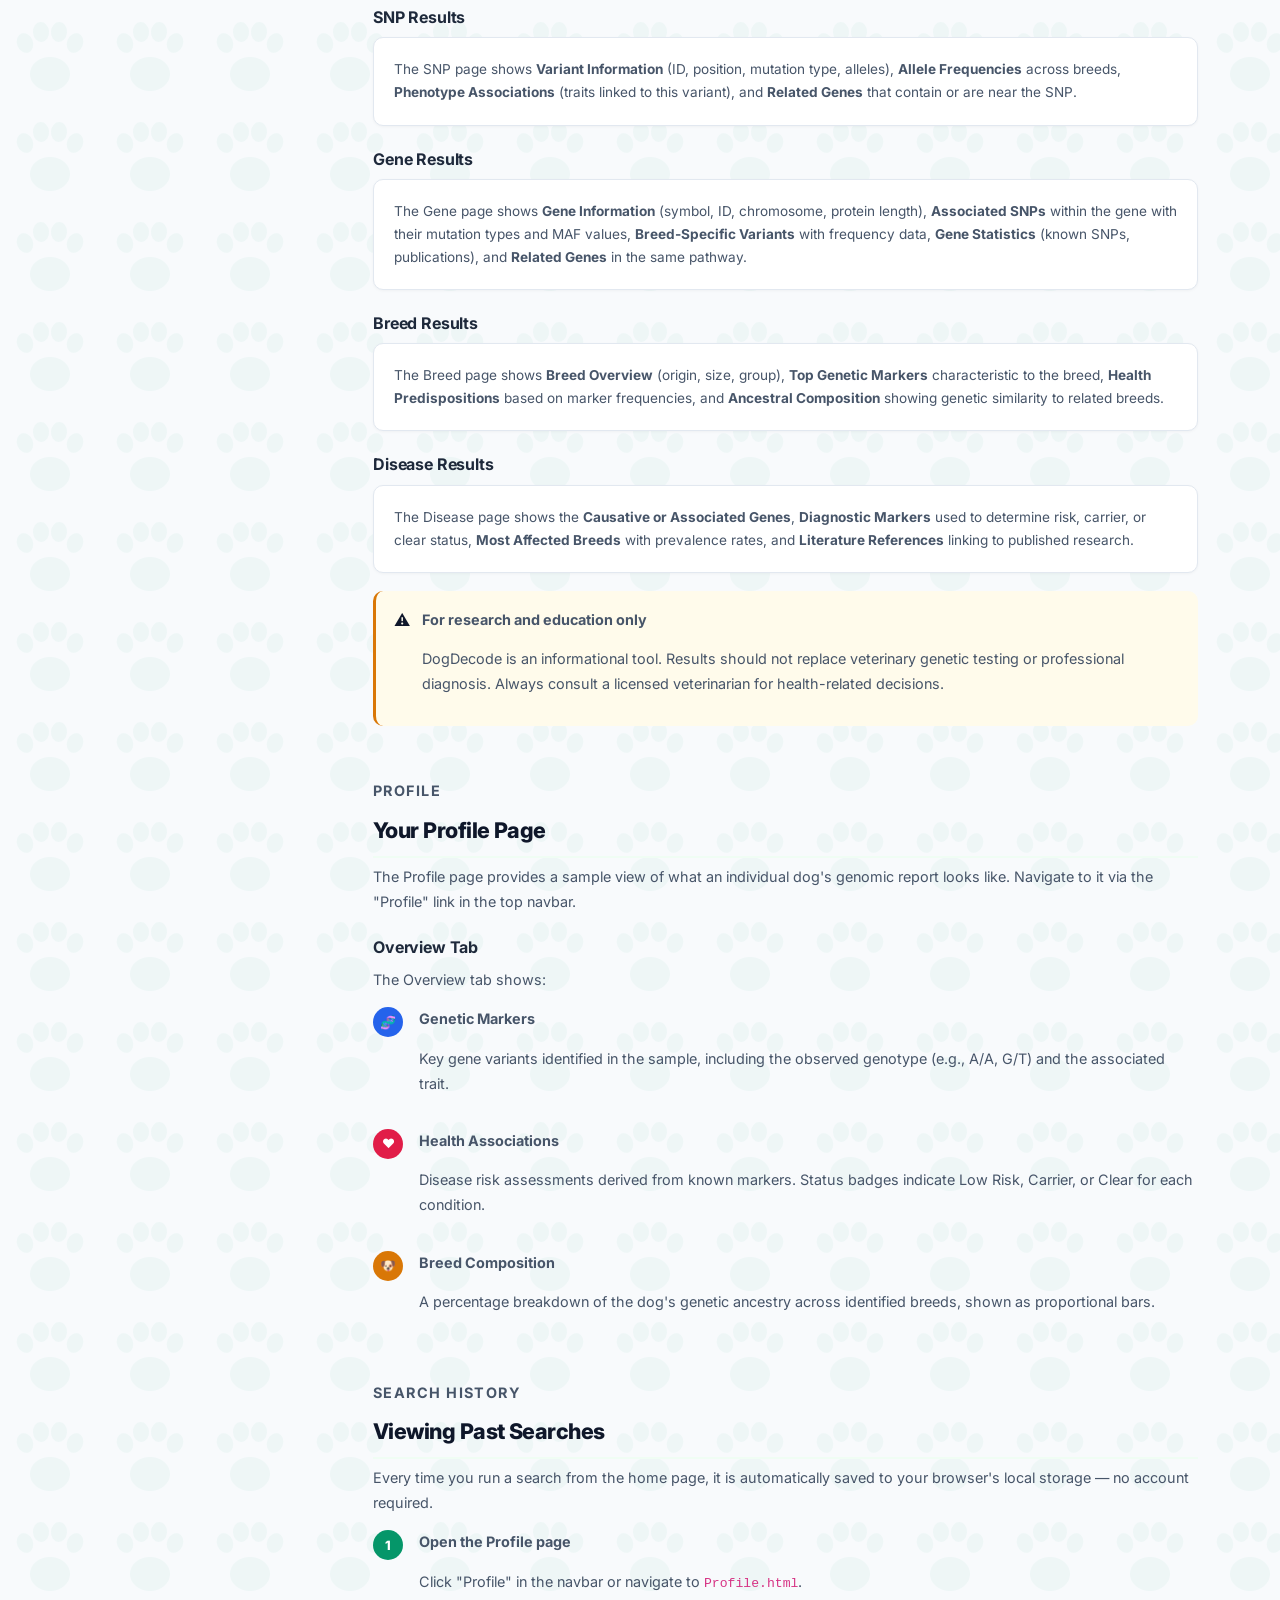
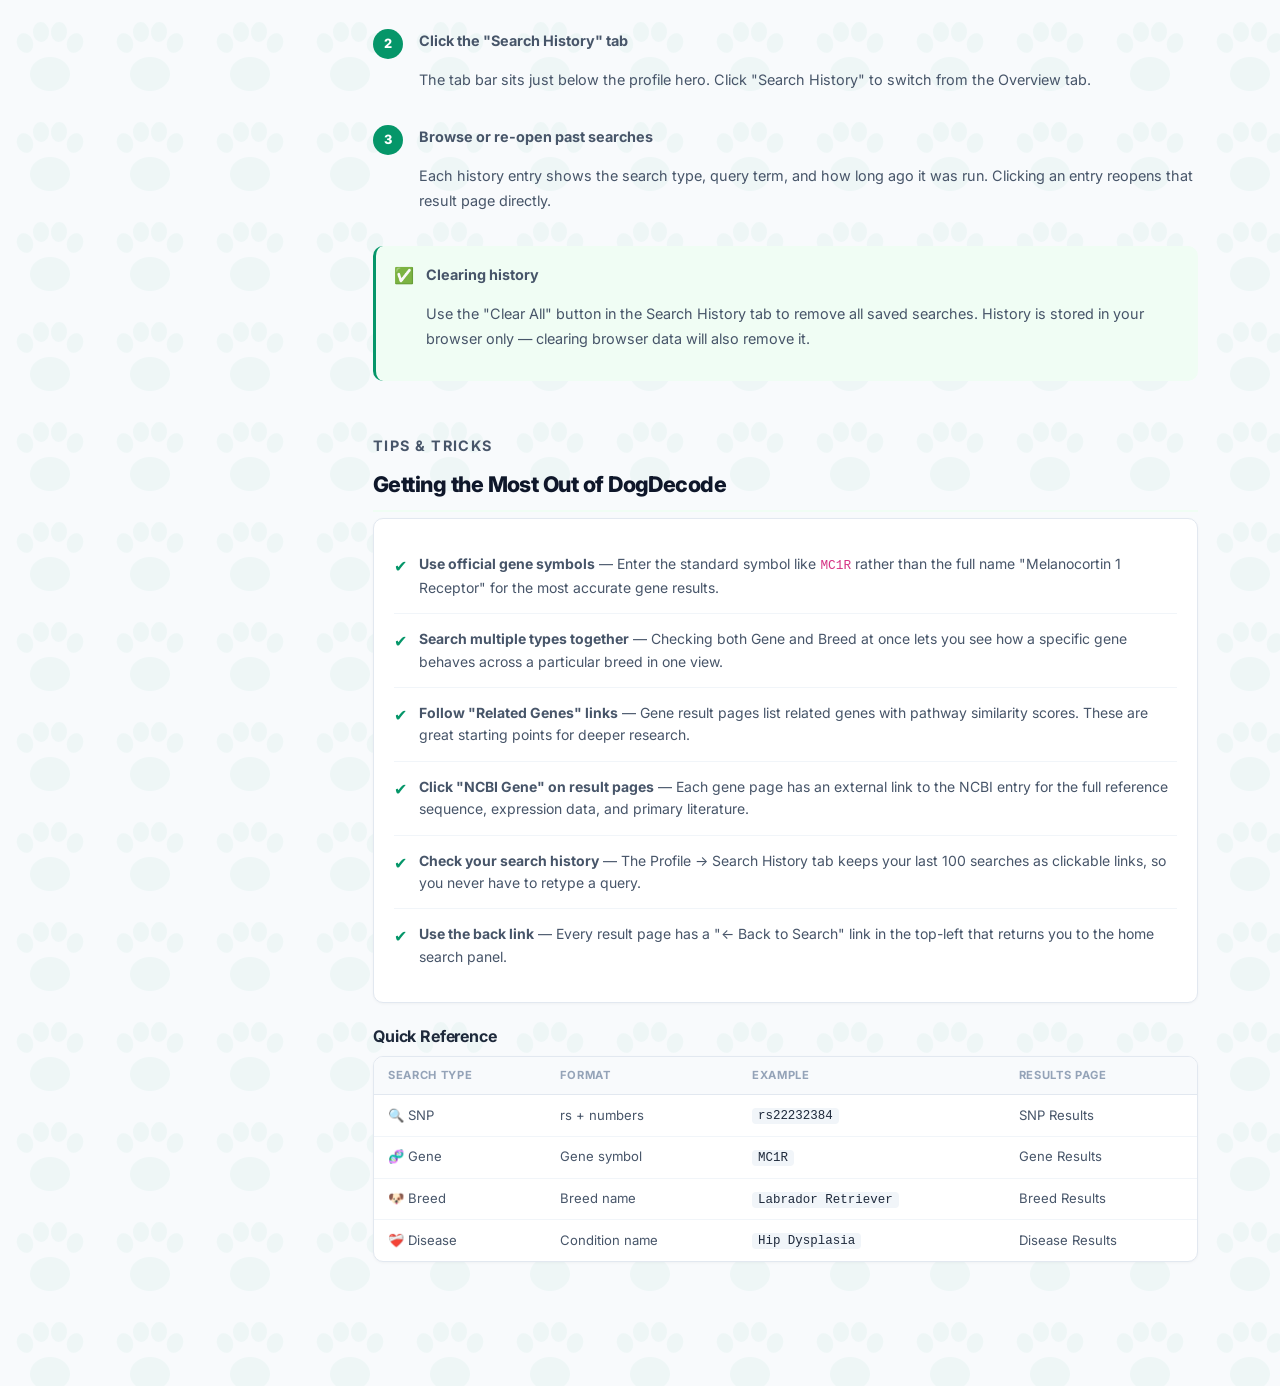
<file: docs.html>
<!DOCTYPE html>
<html lang="en">
<head>
    <meta charset="UTF-8">
    <meta name="viewport" content="width=device-width, initial-scale=1.0">
    <title>Documentation - DogDecode</title>
    <link href="https://cdn.jsdelivr.net/npm/bootstrap@5.3.3/dist/css/bootstrap.min.css" rel="stylesheet">
    <link href="css/shared.css" rel="stylesheet">
    <link href="css/docs.css" rel="stylesheet">
</head>
<body>

    <nav class="navbar navbar-expand-lg">
        <div class="container">
            <a class="navbar-brand fw-bold" href="index.html">🐾 DogDecode</a>
            <button class="navbar-toggler" type="button" data-bs-toggle="collapse" data-bs-target="#navMenu">
                <span class="navbar-toggler-icon"></span>
            </button>
            <div class="collapse navbar-collapse justify-content-end" id="navMenu">
                <ul class="navbar-nav gap-3">
                    <li class="nav-item"><a class="nav-link" href="index.html">Home</a></li>
                    <li class="nav-item"><a class="nav-link" href="Profile.html">Profile</a></li>
                    <li class="nav-item"><a class="nav-link active" href="docs.html">About</a></li>
                    <li class="nav-item"><a class="nav-link" href="login.html">Sign In</a></li>
                </ul>
            </div>
        </div>
    </nav>

    <!-- Hero -->
    <div class="docs-hero">
        <div class="container">
            <p class="docs-hero-eyebrow">📖 User Guide</p>
            <h1>How to Use DogDecode</h1>
            <p>Everything you need to know about searching genomic data, reading results, and getting the most out of the platform.</p>
            <div class="docs-meta">
                <span class="docs-meta-item">🕒 5 min read</span>
                <span class="docs-meta-item">📄 7 sections</span>
                <span class="docs-meta-item">✅ Updated April 2026</span>
            </div>
        </div>
    </div>

    <!-- Main layout -->
    <div class="docs-layout">
        <div class="container">
            <div class="row g-5">

                <!-- Sidebar TOC (desktop) -->
                <div class="col-lg-3 d-none d-lg-block">
                    <nav class="docs-toc">
                        <p class="toc-heading">On this page</p>

                        <a class="toc-link" href="#overview"><span class="toc-link-icon">🐾</span> Overview</a>
                        <a class="toc-link" href="#getting-started"><span class="toc-link-icon">🚀</span> Getting Started</a>
                        <a class="toc-link" href="#search-types"><span class="toc-link-icon">🔎</span> Search Types</a>
                        <div class="toc-sub">
                            <a class="toc-link" href="#snp">SNP Search</a>
                            <a class="toc-link" href="#gene">Gene Search</a>
                            <a class="toc-link" href="#breed">Breed Search</a>
                            <a class="toc-link" href="#disease">Disease Search</a>
                        </div>
                        <a class="toc-link" href="#results"><span class="toc-link-icon">📊</span> Reading Results</a>
                        <a class="toc-link" href="#profile"><span class="toc-link-icon">🐶</span> Your Profile</a>
                        <a class="toc-link" href="#history"><span class="toc-link-icon">🕒</span> Search History</a>
                        <a class="toc-link" href="#tips"><span class="toc-link-icon">💡</span> Tips & Tricks</a>
                    </nav>
                </div>

                <!-- Main content -->
                <div class="col-lg-9">

                    <!-- Overview -->
                    <div class="doc-section" id="overview">
                        <p class="section-eyebrow">Overview</p>
                        <h2>What is DogDecode?</h2>
                        <p>DogDecode is a centralized canine genomics platform built for researchers, veterinarians, students, and dog enthusiasts. It provides a searchable database of SNPs (single nucleotide polymorphisms), genes, dog breeds, and disease associations drawn from published research and curated genomic databases.</p>
                        <p>The platform lets you explore how specific genetic variants affect coat color, body weight, disease risk, and hundreds of other traits across more than 180 dog breeds.</p>

                        <div class="results-grid">
                            <div class="result-card">
                                <div class="result-card-icon">🔍</div>
                                <p class="result-card-title">12,400+ SNP Records</p>
                                <p class="result-card-desc">Catalogued single nucleotide polymorphisms with allele frequencies and phenotype links.</p>
                            </div>
                            <div class="result-card">
                                <div class="result-card-icon">🧬</div>
                                <p class="result-card-title">340+ Genes</p>
                                <p class="result-card-desc">Gene detail pages with location, function, associated variants, and related genes.</p>
                            </div>
                            <div class="result-card">
                                <div class="result-card-icon">🐶</div>
                                <p class="result-card-title">180+ Breeds</p>
                                <p class="result-card-desc">Breed-specific variant frequencies, trait markers, and ancestral background data.</p>
                            </div>
                            <div class="result-card">
                                <div class="result-card-icon">❤️‍🩹</div>
                                <p class="result-card-title">90+ Disease Associations</p>
                                <p class="result-card-desc">Risk factor markers for hereditary conditions with literature citations.</p>
                            </div>
                        </div>
                    </div>

                    <!-- Getting Started -->
                    <div class="doc-section" id="getting-started">
                        <p class="section-eyebrow">Getting Started</p>
                        <h2>Your First Search</h2>
                        <p>Running a search takes three steps. You can query one data type or combine several in a single search.</p>

                        <ul class="steps">
                            <li class="step">
                                <div class="step-num">1</div>
                                <div class="step-body">
                                    <p class="step-title">Go to the Home page</p>
                                    <p class="step-desc">The search panel is at the center of the home page under "Explore Genomic Data." You'll see four search types listed: SNP, Gene, Breed, and Disease.</p>
                                </div>
                            </li>
                            <li class="step">
                                <div class="step-num">2</div>
                                <div class="step-body">
                                    <p class="step-title">Check one or more search types</p>
                                    <p class="step-desc">Click the checkbox next to any type you want to search. A text input will appear beneath it. You must fill in every box you check before searching.</p>
                                </div>
                            </li>
                            <li class="step">
                                <div class="step-num">3</div>
                                <div class="step-body">
                                    <p class="step-title">Enter your query and hit Search</p>
                                    <p class="step-desc">Type your search term in the input field and click the blue "Search" button. Results open immediately. Your search is also saved to your profile history automatically.</p>
                                </div>
                            </li>
                        </ul>

                        <div class="callout callout-tip">
                            <span class="callout-icon">✅</span>
                            <div class="callout-body">
                                <p class="callout-title">Combine searches</p>
                                <p class="callout-text">You can check multiple types at once — for example, search for a Gene and a Breed simultaneously. Results for all checked types appear on the combined results page.</p>
                            </div>
                        </div>
                    </div>

                    <!-- Search Types -->
                    <div class="doc-section" id="search-types">
                        <p class="section-eyebrow">Search Types</p>
                        <h2>What You Can Search</h2>
                        <p>DogDecode supports four distinct data types. Each produces its own detailed results page.</p>

                        <div id="snp">
                            <h3>🔍 SNP Search</h3>
                            <div class="search-type-card">
                                <div class="search-type-icon icon-snp">🔍</div>
                                <div class="search-type-body">
                                    <p class="search-type-title">Single Nucleotide Polymorphisms</p>
                                    <p class="search-type-desc">Look up a specific SNP by its reference ID. Results show the chromosomal position, allele frequencies, mutation type, and any phenotype associations recorded in the database.</p>
                                    <p class="example-label">Example inputs</p>
                                    <div class="example-chips">
                                        <span class="chip">rs22232384</span>
                                        <span class="chip">rs89456123</span>
                                        <span class="chip">rs45678234</span>
                                    </div>
                                </div>
                            </div>
                        </div>

                        <div id="gene">
                            <h3>🧬 Gene Search</h3>
                            <div class="search-type-card">
                                <div class="search-type-icon icon-gene">🧬</div>
                                <div class="search-type-body">
                                    <p class="search-type-title">Genes & Genomic Regions</p>
                                    <p class="search-type-desc">Search by official gene symbol. Results include the gene's full name, chromosomal location, function, associated SNPs, breed-specific variant frequencies, and links to NCBI.</p>
                                    <p class="example-label">Example inputs</p>
                                    <div class="example-chips">
                                        <span class="chip">MC1R</span>
                                        <span class="chip">ASIP</span>
                                        <span class="chip">FGF5</span>
                                        <span class="chip">POMC</span>
                                    </div>
                                </div>
                            </div>
                        </div>

                        <div id="breed">
                            <h3>🐶 Breed Search</h3>
                            <div class="search-type-card">
                                <div class="search-type-icon icon-breed">🐶</div>
                                <div class="search-type-body">
                                    <p class="search-type-title">Dog Breeds & Genetic Markers</p>
                                    <p class="search-type-desc">Enter a breed name to view its characteristic genetic markers, common trait variants, health predispositions, and how its genome compares to related breeds.</p>
                                    <p class="example-label">Example inputs</p>
                                    <div class="example-chips">
                                        <span class="chip">Labrador Retriever</span>
                                        <span class="chip">Golden Retriever</span>
                                        <span class="chip">Australian Shepherd</span>
                                    </div>
                                </div>
                            </div>
                        </div>

                        <div id="disease">
                            <h3>❤️‍🩹 Disease Search</h3>
                            <div class="search-type-card">
                                <div class="search-type-icon icon-disease">❤️‍🩹</div>
                                <div class="search-type-body">
                                    <p class="search-type-title">Disease Associations & Risk Factors</p>
                                    <p class="search-type-desc">Search hereditary conditions to find the genetic markers associated with increased risk, carrier status, or clear status. Includes affected breeds and supporting literature.</p>
                                    <p class="example-label">Example inputs</p>
                                    <div class="example-chips">
                                        <span class="chip">Hip Dysplasia</span>
                                        <span class="chip">Progressive Retinal Atrophy</span>
                                        <span class="chip">Von Willebrand Disease</span>
                                    </div>
                                </div>
                            </div>
                        </div>

                        <div class="callout callout-info">
                            <span class="callout-icon">ℹ️</span>
                            <div class="callout-body">
                                <p class="callout-title">Case sensitivity</p>
                                <p class="callout-text">Searches are not case-sensitive. "mc1r", "MC1R", and "Mc1r" all return the same results. Gene symbols are conventionally written in uppercase (e.g., MC1R) and breed names in title case.</p>
                            </div>
                        </div>
                    </div>

                    <!-- Results -->
                    <div class="doc-section" id="results">
                        <p class="section-eyebrow">Results Pages</p>
                        <h2>Reading Your Results</h2>
                        <p>Each search type opens a dedicated results page with several information cards. Here is a breakdown of what each section contains.</p>

                        <h3>SNP Results</h3>
                        <div class="doc-card">
                            <p style="font-size:0.85rem; color:#475569; margin:0; line-height:1.7;">
                                The SNP page shows <strong>Variant Information</strong> (ID, position, mutation type, alleles),
                                <strong>Allele Frequencies</strong> across breeds, <strong>Phenotype Associations</strong>
                                (traits linked to this variant), and <strong>Related Genes</strong> that contain or are near the SNP.
                            </p>
                        </div>

                        <h3>Gene Results</h3>
                        <div class="doc-card">
                            <p style="font-size:0.85rem; color:#475569; margin:0; line-height:1.7;">
                                The Gene page shows <strong>Gene Information</strong> (symbol, ID, chromosome, protein length),
                                <strong>Associated SNPs</strong> within the gene with their mutation types and MAF values,
                                <strong>Breed-Specific Variants</strong> with frequency data, <strong>Gene Statistics</strong>
                                (known SNPs, publications), and <strong>Related Genes</strong> in the same pathway.
                            </p>
                        </div>

                        <h3>Breed Results</h3>
                        <div class="doc-card">
                            <p style="font-size:0.85rem; color:#475569; margin:0; line-height:1.7;">
                                The Breed page shows <strong>Breed Overview</strong> (origin, size, group),
                                <strong>Top Genetic Markers</strong> characteristic to the breed,
                                <strong>Health Predispositions</strong> based on marker frequencies, and
                                <strong>Ancestral Composition</strong> showing genetic similarity to related breeds.
                            </p>
                        </div>

                        <h3>Disease Results</h3>
                        <div class="doc-card">
                            <p style="font-size:0.85rem; color:#475569; margin:0; line-height:1.7;">
                                The Disease page shows the <strong>Causative or Associated Genes</strong>,
                                <strong>Diagnostic Markers</strong> used to determine risk, carrier, or clear status,
                                <strong>Most Affected Breeds</strong> with prevalence rates, and
                                <strong>Literature References</strong> linking to published research.
                            </p>
                        </div>

                        <div class="callout callout-warn">
                            <span class="callout-icon">⚠️</span>
                            <div class="callout-body">
                                <p class="callout-title">For research and education only</p>
                                <p class="callout-text">DogDecode is an informational tool. Results should not replace veterinary genetic testing or professional diagnosis. Always consult a licensed veterinarian for health-related decisions.</p>
                            </div>
                        </div>
                    </div>

                    <!-- Profile -->
                    <div class="doc-section" id="profile">
                        <p class="section-eyebrow">Profile</p>
                        <h2>Your Profile Page</h2>
                        <p>The Profile page provides a sample view of what an individual dog's genomic report looks like. Navigate to it via the "Profile" link in the top navbar.</p>

                        <h3>Overview Tab</h3>
                        <p>The Overview tab shows:</p>
                        <ul class="steps">
                            <li class="step">
                                <div class="step-num" style="background:#2563eb;">🧬</div>
                                <div class="step-body">
                                    <p class="step-title">Genetic Markers</p>
                                    <p class="step-desc">Key gene variants identified in the sample, including the observed genotype (e.g., A/A, G/T) and the associated trait.</p>
                                </div>
                            </li>
                            <li class="step">
                                <div class="step-num" style="background:#e11d48;">❤️</div>
                                <div class="step-body">
                                    <p class="step-title">Health Associations</p>
                                    <p class="step-desc">Disease risk assessments derived from known markers. Status badges indicate Low Risk, Carrier, or Clear for each condition.</p>
                                </div>
                            </li>
                            <li class="step">
                                <div class="step-num" style="background:#d97706;">🐶</div>
                                <div class="step-body">
                                    <p class="step-title">Breed Composition</p>
                                    <p class="step-desc">A percentage breakdown of the dog's genetic ancestry across identified breeds, shown as proportional bars.</p>
                                </div>
                            </li>
                        </ul>
                    </div>

                    <!-- History -->
                    <div class="doc-section" id="history">
                        <p class="section-eyebrow">Search History</p>
                        <h2>Viewing Past Searches</h2>
                        <p>Every time you run a search from the home page, it is automatically saved to your browser's local storage — no account required.</p>

                        <ul class="steps">
                            <li class="step">
                                <div class="step-num">1</div>
                                <div class="step-body">
                                    <p class="step-title">Open the Profile page</p>
                                    <p class="step-desc">Click "Profile" in the navbar or navigate to <code style="font-size:0.82rem;">Profile.html</code>.</p>
                                </div>
                            </li>
                            <li class="step">
                                <div class="step-num">2</div>
                                <div class="step-body">
                                    <p class="step-title">Click the "Search History" tab</p>
                                    <p class="step-desc">The tab bar sits just below the profile hero. Click "Search History" to switch from the Overview tab.</p>
                                </div>
                            </li>
                            <li class="step">
                                <div class="step-num">3</div>
                                <div class="step-body">
                                    <p class="step-title">Browse or re-open past searches</p>
                                    <p class="step-desc">Each history entry shows the search type, query term, and how long ago it was run. Clicking an entry reopens that result page directly.</p>
                                </div>
                            </li>
                        </ul>

                        <div class="callout callout-tip">
                            <span class="callout-icon">✅</span>
                            <div class="callout-body">
                                <p class="callout-title">Clearing history</p>
                                <p class="callout-text">Use the "Clear All" button in the Search History tab to remove all saved searches. History is stored in your browser only — clearing browser data will also remove it.</p>
                            </div>
                        </div>
                    </div>

                    <!-- Tips -->
                    <div class="doc-section" id="tips">
                        <p class="section-eyebrow">Tips & Tricks</p>
                        <h2>Getting the Most Out of DogDecode</h2>

                        <div class="doc-card">
                            <ul class="tips-list">
                                <li class="tip-item">
                                    <span class="tip-check">✔</span>
                                    <span><strong>Use official gene symbols</strong> — Enter the standard symbol like <code style="font-size:0.8rem;">MC1R</code> rather than the full name "Melanocortin 1 Receptor" for the most accurate gene results.</span>
                                </li>
                                <li class="tip-item">
                                    <span class="tip-check">✔</span>
                                    <span><strong>Search multiple types together</strong> — Checking both Gene and Breed at once lets you see how a specific gene behaves across a particular breed in one view.</span>
                                </li>
                                <li class="tip-item">
                                    <span class="tip-check">✔</span>
                                    <span><strong>Follow "Related Genes" links</strong> — Gene result pages list related genes with pathway similarity scores. These are great starting points for deeper research.</span>
                                </li>
                                <li class="tip-item">
                                    <span class="tip-check">✔</span>
                                    <span><strong>Click "NCBI Gene" on result pages</strong> — Each gene page has an external link to the NCBI entry for the full reference sequence, expression data, and primary literature.</span>
                                </li>
                                <li class="tip-item">
                                    <span class="tip-check">✔</span>
                                    <span><strong>Check your search history</strong> — The Profile → Search History tab keeps your last 100 searches as clickable links, so you never have to retype a query.</span>
                                </li>
                                <li class="tip-item">
                                    <span class="tip-check">✔</span>
                                    <span><strong>Use the back link</strong> — Every result page has a "← Back to Search" link in the top-left that returns you to the home search panel.</span>
                                </li>
                            </ul>
                        </div>

                        <h3>Quick Reference</h3>
                        <div class="doc-card" style="padding:0; overflow:hidden;">
                            <table class="ref-table">
                                <thead>
                                    <tr>
                                        <th>Search Type</th>
                                        <th>Format</th>
                                        <th>Example</th>
                                        <th>Results Page</th>
                                    </tr>
                                </thead>
                                <tbody>
                                    <tr>
                                        <td>🔍 SNP</td>
                                        <td>rs + numbers</td>
                                        <td><code>rs22232384</code></td>
                                        <td>SNP Results</td>
                                    </tr>
                                    <tr>
                                        <td>🧬 Gene</td>
                                        <td>Gene symbol</td>
                                        <td><code>MC1R</code></td>
                                        <td>Gene Results</td>
                                    </tr>
                                    <tr>
                                        <td>🐶 Breed</td>
                                        <td>Breed name</td>
                                        <td><code>Labrador Retriever</code></td>
                                        <td>Breed Results</td>
                                    </tr>
                                    <tr>
                                        <td>❤️‍🩹 Disease</td>
                                        <td>Condition name</td>
                                        <td><code>Hip Dysplasia</code></td>
                                        <td>Disease Results</td>
                                    </tr>
                                </tbody>
                            </table>
                        </div>

                    </div>

                </div>
            </div>
        </div>
    </div>

    <script src="https://cdn.jsdelivr.net/npm/bootstrap@5.3.3/dist/js/bootstrap.bundle.min.js"></script>
    <script>
        // Highlight active TOC link on scroll
        var sections = document.querySelectorAll('.doc-section');
        var tocLinks = document.querySelectorAll('.toc-link');

        function onScroll() {
            var scrollY = window.scrollY + 80;
            var current = '';
            sections.forEach(function(s) {
                if (s.offsetTop <= scrollY) current = s.id;
            });
            tocLinks.forEach(function(a) {
                a.classList.remove('active');
                if (a.getAttribute('href') === '#' + current) a.classList.add('active');
            });
        }

        window.addEventListener('scroll', onScroll, { passive: true });
        onScroll();
    </script>
</body>
</html>
</file>
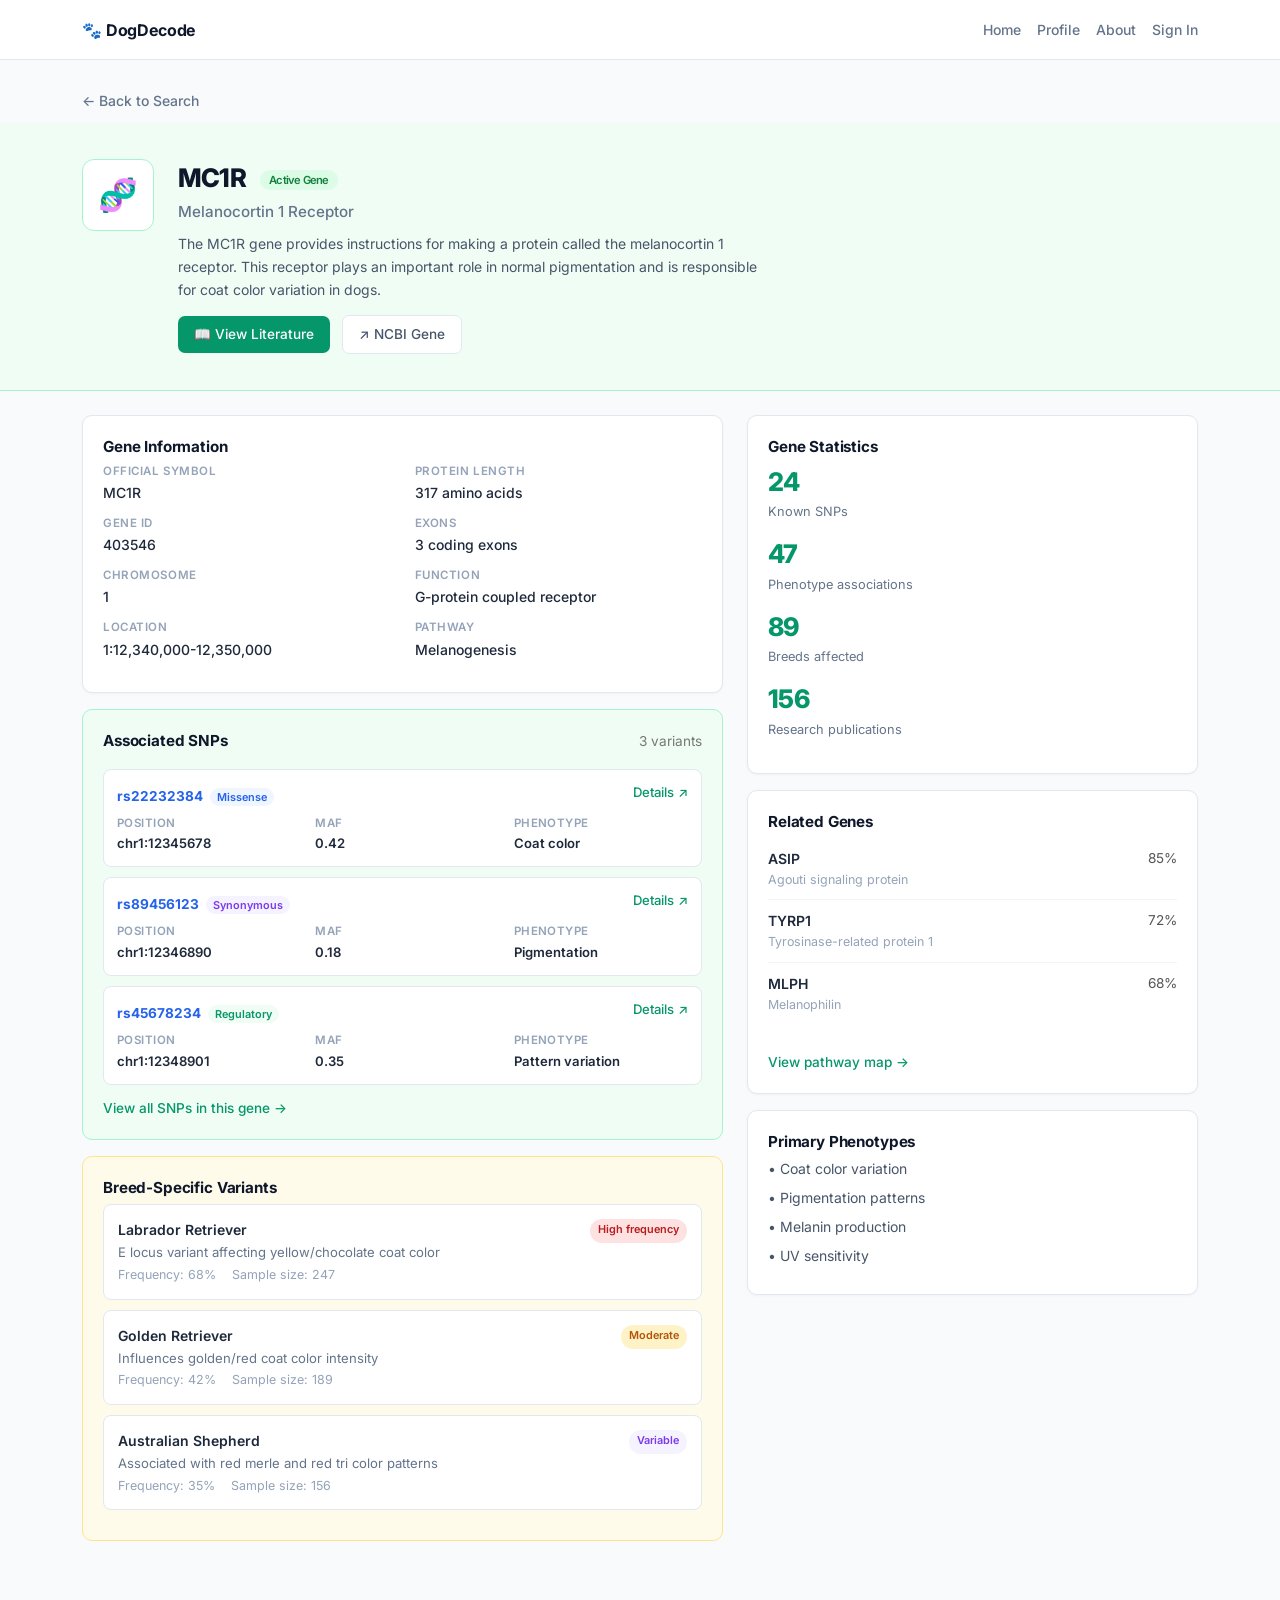
<file: GeneResults.html>
<!DOCTYPE html>
<html lang="en">
<head>
    <meta charset="UTF-8">
    <meta name="viewport" content="width=device-width, initial-scale=1.0">
    <title>MC1R Gene Detail - Canine Genomics Platform</title>
    <link href="https://cdn.jsdelivr.net/npm/bootstrap@5.3.3/dist/css/bootstrap.min.css" rel="stylesheet">
    <link href="css/shared.css" rel="stylesheet">
    <link href="css/generesults.css" rel="stylesheet">
</head>
<body>

    <nav class="navbar navbar-expand-lg">
        <div class="container">
            <a class="navbar-brand fw-bold" href="#">🐾 DogDecode</a>
            <button class="navbar-toggler" type="button" data-bs-toggle="collapse" data-bs-target="#navMenu">
                <span class="navbar-toggler-icon"></span>
            </button>
            <div class="collapse navbar-collapse justify-content-end" id="navMenu">
                <ul class="navbar-nav gap-3">
                    <li class="nav-item"><a class="nav-link" href="index.html">Home</a></li>
                    <li class="nav-item"><a class="nav-link" href="profile.html">Profile</a></li>
                    <li class="nav-item"><a class="nav-link" href="docs.html">About</a></li>
                    <li class="nav-item"><a class="nav-link" href="login.html">Sign In</a></li>
                </ul>
            </div>
        </div>
    </nav>

    <div class="container mt-3 mb-2">
        <a href="index.html" class="back-link">← Back to Search</a>
    </div>

    <div class="hero-section">
        <div class="container py-2">
            <div class="d-flex gap-4 align-items-start">
                <div class="gene-icon">🧬</div>
                <div>
                    <p class="gene-name mb-1">MC1R <span class="badge-active">Active Gene</span></p>
                    <p class="gene-full-name">Melanocortin 1 Receptor</p>
                    <p class="gene-description">The MC1R gene provides instructions for making a protein called the melanocortin 1 receptor. This receptor plays an important role in normal pigmentation and is responsible for coat color variation in dogs.</p>
                    <button class="btn-literature">📖 View Literature</button>
                    <button class="btn-ncbi">↗ NCBI Gene</button>
                </div>
            </div>
        </div>
    </div>

    <div class="main-section">
        <div class="container">
            <div class="row g-4">

                <div class="col-12 col-lg-7">

                    <div class="card-white">
                        <p class="card-title">Gene Information</p>
                        <div class="row">
                            <div class="col-6">
                                <p class="info-label">Official Symbol</p>
                                <p class="info-value">MC1R</p>
                                <p class="info-label">Gene ID</p>
                                <p class="info-value">403546</p>
                                <p class="info-label">Chromosome</p>
                                <p class="info-value">1</p>
                                <p class="info-label">Location</p>
                                <p class="info-value">1:12,340,000-12,350,000</p>
                            </div>
                            <div class="col-6">
                                <p class="info-label">Protein Length</p>
                                <p class="info-value">317 amino acids</p>
                                <p class="info-label">Exons</p>
                                <p class="info-value">3 coding exons</p>
                                <p class="info-label">Function</p>
                                <p class="info-value">G-protein coupled receptor</p>
                                <p class="info-label">Pathway</p>
                                <p class="info-value">Melanogenesis</p>
                            </div>
                        </div>
                    </div>

                    <div class="card-green">
                        <div class="d-flex justify-content-between align-items-center mb-3">
                            <p class="card-title mb-0">Associated SNPs</p>
                            <span style="color:#777; font-size:0.85rem;">3 variants</span>
                        </div>

                        <div class="snp-box">
                            <div class="d-flex justify-content-between mb-2">
                                <div><span class="snp-id">rs22232384</span><span class="badge-missense">Missense</span></div>
                                <a href="#" class="view-link-green" style="font-size:0.82rem;">Details ↗</a>
                            </div>
                            <div class="row">
                                <div class="col-4"><p class="snp-meta-label">Position</p><p class="snp-meta-value">chr1:12345678</p></div>
                                <div class="col-4"><p class="snp-meta-label">MAF</p><p class="snp-meta-value">0.42</p></div>
                                <div class="col-4"><p class="snp-meta-label">Phenotype</p><p class="snp-meta-value">Coat color</p></div>
                            </div>
                        </div>

                        <div class="snp-box">
                            <div class="d-flex justify-content-between mb-2">
                                <div><span class="snp-id">rs89456123</span><span class="badge-synonymous">Synonymous</span></div>
                                <a href="#" class="view-link-green" style="font-size:0.82rem;">Details ↗</a>
                            </div>
                            <div class="row">
                                <div class="col-4"><p class="snp-meta-label">Position</p><p class="snp-meta-value">chr1:12346890</p></div>
                                <div class="col-4"><p class="snp-meta-label">MAF</p><p class="snp-meta-value">0.18</p></div>
                                <div class="col-4"><p class="snp-meta-label">Phenotype</p><p class="snp-meta-value">Pigmentation</p></div>
                            </div>
                        </div>

                        <div class="snp-box">
                            <div class="d-flex justify-content-between mb-2">
                                <div><span class="snp-id">rs45678234</span><span class="badge-regulatory">Regulatory</span></div>
                                <a href="#" class="view-link-green" style="font-size:0.82rem;">Details ↗</a>
                            </div>
                            <div class="row">
                                <div class="col-4"><p class="snp-meta-label">Position</p><p class="snp-meta-value">chr1:12348901</p></div>
                                <div class="col-4"><p class="snp-meta-label">MAF</p><p class="snp-meta-value">0.35</p></div>
                                <div class="col-4"><p class="snp-meta-label">Phenotype</p><p class="snp-meta-value">Pattern variation</p></div>
                            </div>
                        </div>

                        <a href="#" class="view-link-green">View all SNPs in this gene →</a>
                    </div>

                    <div class="card-yellow">
                        <p class="card-title">Breed-Specific Variants</p>

                        <div class="breed-box">
                            <div class="d-flex justify-content-between">
                                <p class="breed-name">Labrador Retriever</p>
                                <span class="badge-high-freq">High frequency</span>
                            </div>
                            <p class="breed-desc">E locus variant affecting yellow/chocolate coat color</p>
                            <p class="breed-meta">Frequency: 68% &nbsp;&nbsp; Sample size: 247</p>
                        </div>

                        <div class="breed-box">
                            <div class="d-flex justify-content-between">
                                <p class="breed-name">Golden Retriever</p>
                                <span class="badge-moderate">Moderate</span>
                            </div>
                            <p class="breed-desc">Influences golden/red coat color intensity</p>
                            <p class="breed-meta">Frequency: 42% &nbsp;&nbsp; Sample size: 189</p>
                        </div>

                        <div class="breed-box">
                            <div class="d-flex justify-content-between">
                                <p class="breed-name">Australian Shepherd</p>
                                <span class="badge-variable">Variable</span>
                            </div>
                            <p class="breed-desc">Associated with red merle and red tri color patterns</p>
                            <p class="breed-meta">Frequency: 35% &nbsp;&nbsp; Sample size: 156</p>
                        </div>
                    </div>

                </div>

                <div class="col-12 col-lg-5">

                    <div class="card-white">
                        <p class="card-title">Gene Statistics</p>
                        <p class="stat-number">24</p><p class="stat-label">Known SNPs</p>
                        <p class="stat-number">47</p><p class="stat-label">Phenotype associations</p>
                        <p class="stat-number">89</p><p class="stat-label">Breeds affected</p>
                        <p class="stat-number">156</p><p class="stat-label">Research publications</p>
                    </div>

                    <div class="card-white">
                        <p class="card-title">Related Genes</p>
                        <div class="related-row">
                            <div class="d-flex justify-content-between">
                                <div><p class="related-name">ASIP</p><p class="related-desc">Agouti signaling protein</p></div>
                                <span style="font-size:0.85rem; color:#555;">85%</span>
                            </div>
                        </div>
                        <div class="related-row">
                            <div class="d-flex justify-content-between">
                                <div><p class="related-name">TYRP1</p><p class="related-desc">Tyrosinase-related protein 1</p></div>
                                <span style="font-size:0.85rem; color:#555;">72%</span>
                            </div>
                        </div>
                        <div class="related-row">
                            <div class="d-flex justify-content-between">
                                <div><p class="related-name">MLPH</p><p class="related-desc">Melanophilin</p></div>
                                <span style="font-size:0.85rem; color:#555;">68%</span>
                            </div>
                        </div>
                        <br>
                        <a href="#" class="view-link-green">View pathway map →</a>
                    </div>

                    <div class="card-white">
                        <p class="card-title">Primary Phenotypes</p>
                        <p class="phenotype-item">• Coat color variation</p>
                        <p class="phenotype-item">• Pigmentation patterns</p>
                        <p class="phenotype-item">• Melanin production</p>
                        <p class="phenotype-item">• UV sensitivity</p>
                    </div>

                </div>

            </div>
        </div>
    </div>

    <script src="https://cdn.jsdelivr.net/npm/bootstrap@5.3.3/dist/js/bootstrap.bundle.min.js"></script>
</body>
</html>
</file>
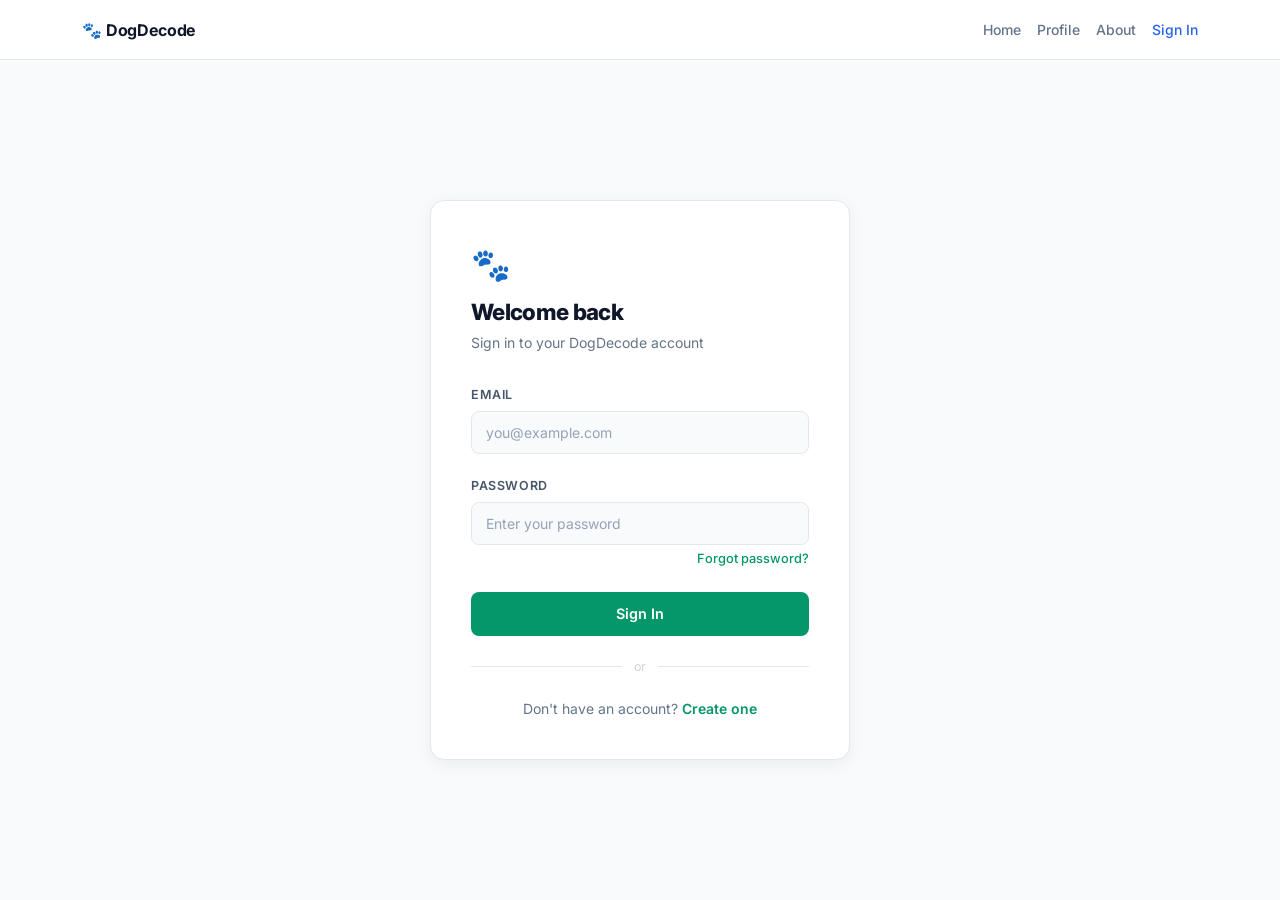
<file: login.html>
<!DOCTYPE html>
<html lang="en">
<head>
    <meta charset="UTF-8">
    <meta name="viewport" content="width=device-width, initial-scale=1.0">
    <title>Sign In - DogDecode</title>
    <link href="https://cdn.jsdelivr.net/npm/bootstrap@5.3.3/dist/css/bootstrap.min.css" rel="stylesheet">
    <link href="css/shared.css" rel="stylesheet">
    <link href="css/login.css" rel="stylesheet">
</head>
<body>

    <nav class="navbar navbar-expand-lg">
        <div class="container">
            <a class="navbar-brand fw-bold" href="index.html">🐾 DogDecode</a>
            <button class="navbar-toggler" type="button" data-bs-toggle="collapse" data-bs-target="#navMenu">
                <span class="navbar-toggler-icon"></span>
            </button>
            <div class="collapse navbar-collapse justify-content-end" id="navMenu">
                <ul class="navbar-nav gap-3">
                    <li class="nav-item"><a class="nav-link" href="index.html">Home</a></li>
                    <li class="nav-item"><a class="nav-link" href="Profile.html">Profile</a></li>
                    <li class="nav-item"><a class="nav-link" href="docs.html">About</a></li>
                    <li class="nav-item"><a class="nav-link active" href="login.html">Sign In</a></li>
                </ul>
            </div>
        </div>
    </nav>

    <div class="login-page">
        <div class="login-card">
            <div class="login-logo">🐾</div>
            <p class="login-title">Welcome back</p>
            <p class="login-subtitle">Sign in to your DogDecode account</p>

            <div class="login-error" id="login-error">
                Incorrect email or password. Please try again.
            </div>

            <form id="login-form" onsubmit="handleLogin(event)" novalidate>
                <label class="form-label-custom" for="email">Email</label>
                <input
                    type="email"
                    id="email"
                    class="form-control-custom"
                    placeholder="you@example.com"
                    autocomplete="email"
                    required
                >

                <label class="form-label-custom" for="password">Password</label>
                <input
                    type="password"
                    id="password"
                    class="form-control-custom"
                    placeholder="Enter your password"
                    autocomplete="current-password"
                    required
                >
                <a href="#" class="forgot-link">Forgot password?</a>

                <button type="submit" class="btn-login">Sign In</button>
            </form>

            <div class="divider">or</div>

            <div class="signup-row">
                Don't have an account? <a href="register.html">Create one</a>
            </div>
        </div>
    </div>

    <script src="https://cdn.jsdelivr.net/npm/bootstrap@5.3.3/dist/js/bootstrap.bundle.min.js"></script>
    <script>
        function handleLogin(e) {
            e.preventDefault();
            var email = document.getElementById('email').value.trim();
            var password = document.getElementById('password').value;

            if (!email || !password) {
                document.getElementById('login-error').style.display = 'block';
                return;
            }

            // Placeholder: replace with real auth logic
            document.getElementById('login-error').style.display = 'block';
        }
    </script>
</body>
</html>
</file>
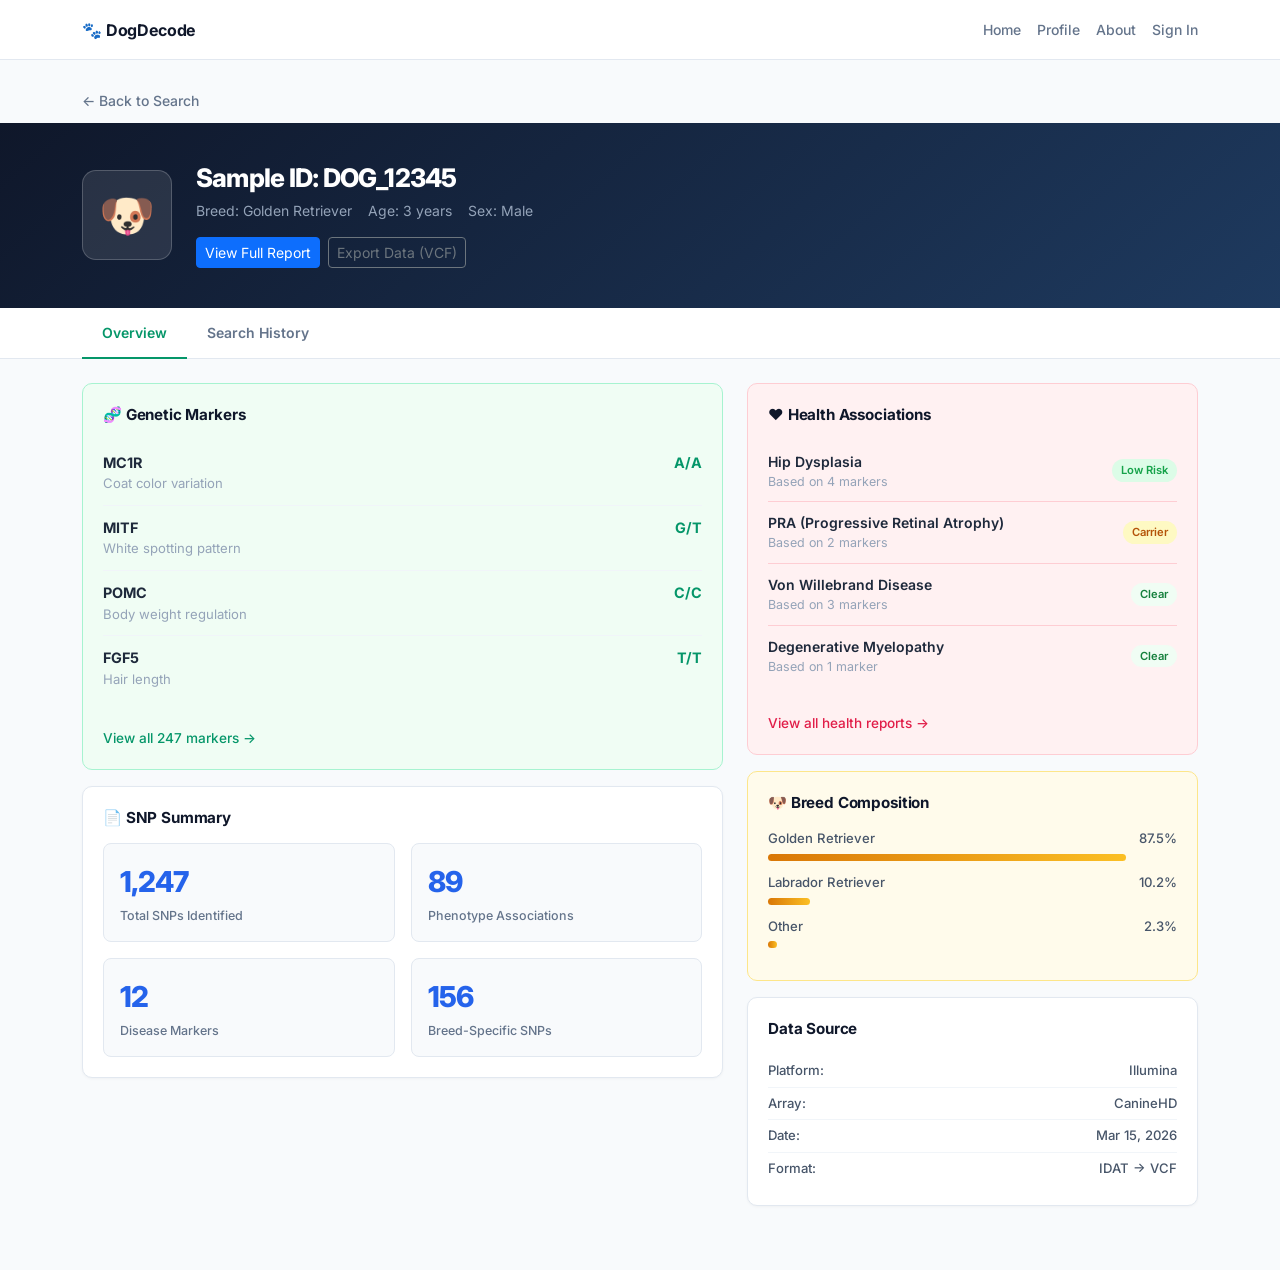
<file: Profile.html>
<!DOCTYPE html>
<html lang="en">
<head>
    <meta charset="UTF-8">
    <meta name="viewport" content="width=device-width, initial-scale=1.0">
    <title>Sample Profile - Canine Genomics Platform</title>
    <link href="https://cdn.jsdelivr.net/npm/bootstrap@5.3.3/dist/css/bootstrap.min.css" rel="stylesheet">
    <link href="css/shared.css" rel="stylesheet">
    <link href="css/Profile.css" rel="stylesheet">
</head>
<body>

    <nav class="navbar navbar-expand-lg">
        <div class="container">
            <a class="navbar-brand fw-bold" href="#">🐾 DogDecode</a>
            <button class="navbar-toggler" type="button" data-bs-toggle="collapse" data-bs-target="#navMenu">
                <span class="navbar-toggler-icon"></span>
            </button>
            <div class="collapse navbar-collapse justify-content-end" id="navMenu">
                <ul class="navbar-nav gap-3">
                    <li class="nav-item"><a class="nav-link" href="index.html">Home</a></li>
                    <li class="nav-item"><a class="nav-link" href="#">Profile</a></li>
                    <li class="nav-item"><a class="nav-link" href="docs.html">About</a></li>
                    <li class="nav-item"><a class="nav-link" href="login.html">Sign In</a></li>
                </ul>
            </div>
        </div>
    </nav>

    <div class="container mt-3 mb-2">
        <a href="index.html" class="back-link">← Back to Search</a>
    </div>

    <div class="hero-section">
        <div class="container py-2">
            <div class="d-flex gap-4 align-items-center">
                <div class="dog-icon">🐶</div>
                <div>
                    <h1>Sample ID: DOG_12345</h1>
                    <p class="meta">Breed: Golden Retriever &nbsp;&nbsp; Age: 3 years &nbsp;&nbsp; Sex: Male</p>
                    <div class="d-flex gap-2">
                        <button class="btn btn-primary btn-sm">View Full Report</button>
                        <button class="btn btn-outline-secondary btn-sm">Export Data (VCF)</button>
                    </div>
                </div>
            </div>
        </div>
    </div>

    <div class="profile-tabs-bar">
        <div class="container">
            <div class="profile-tabs">
                <button class="profile-tab active" onclick="switchTab('overview', this)">Overview</button>
                <button class="profile-tab" onclick="switchTab('history', this)">Search History</button>
            </div>
        </div>
    </div>

    <!-- Overview Tab -->
    <div id="tab-overview" class="tab-panel main-section">
        <div class="container">
            <div class="row g-4">

                <div class="col-12 col-lg-7">

                    <div class="card-green">
                        <p class="card-title">🧬 Genetic Markers</p>

                        <div class="marker-row">
                            <div class="d-flex justify-content-between">
                                <div>
                                    <p class="marker-name">MC1R</p>
                                    <p class="marker-desc">Coat color variation</p>
                                </div>
                                <span class="marker-value">A/A</span>
                            </div>
                        </div>

                        <div class="marker-row">
                            <div class="d-flex justify-content-between">
                                <div>
                                    <p class="marker-name">MITF</p>
                                    <p class="marker-desc">White spotting pattern</p>
                                </div>
                                <span class="marker-value">G/T</span>
                            </div>
                        </div>

                        <div class="marker-row">
                            <div class="d-flex justify-content-between">
                                <div>
                                    <p class="marker-name">POMC</p>
                                    <p class="marker-desc">Body weight regulation</p>
                                </div>
                                <span class="marker-value">C/C</span>
                            </div>
                        </div>

                        <div class="marker-row">
                            <div class="d-flex justify-content-between">
                                <div>
                                    <p class="marker-name">FGF5</p>
                                    <p class="marker-desc">Hair length</p>
                                </div>
                                <span class="marker-value">T/T</span>
                            </div>
                        </div>

                        <br>
                        <a href="#" class="view-link">View all 247 markers →</a>
                    </div>

                    <div class="card-white">
                        <p class="card-title">📄 SNP Summary</p>
                        <div class="row g-3">
                            <div class="col-6">
                                <div class="stat-box">
                                    <p class="stat-number">1,247</p>
                                    <p class="stat-label">Total SNPs Identified</p>
                                </div>
                            </div>
                            <div class="col-6">
                                <div class="stat-box">
                                    <p class="stat-number">89</p>
                                    <p class="stat-label">Phenotype Associations</p>
                                </div>
                            </div>
                            <div class="col-6">
                                <div class="stat-box">
                                    <p class="stat-number">12</p>
                                    <p class="stat-label">Disease Markers</p>
                                </div>
                            </div>
                            <div class="col-6">
                                <div class="stat-box">
                                    <p class="stat-number">156</p>
                                    <p class="stat-label">Breed-Specific SNPs</p>
                                </div>
                            </div>
                        </div>
                    </div>

                </div>

                <div class="col-12 col-lg-5">

                    <div class="card-pink">
                        <p class="card-title">❤️ Health Associations</p>

                        <div class="health-row">
                            <div class="d-flex justify-content-between align-items-center">
                                <div>
                                    <p class="health-name">Hip Dysplasia</p>
                                    <p class="health-based">Based on 4 markers</p>
                                </div>
                                <span class="badge-low-risk">Low Risk</span>
                            </div>
                        </div>

                        <div class="health-row">
                            <div class="d-flex justify-content-between align-items-center">
                                <div>
                                    <p class="health-name">PRA (Progressive Retinal Atrophy)</p>
                                    <p class="health-based">Based on 2 markers</p>
                                </div>
                                <span class="badge-carrier">Carrier</span>
                            </div>
                        </div>

                        <div class="health-row">
                            <div class="d-flex justify-content-between align-items-center">
                                <div>
                                    <p class="health-name">Von Willebrand Disease</p>
                                    <p class="health-based">Based on 3 markers</p>
                                </div>
                                <span class="badge-clear">Clear</span>
                            </div>
                        </div>

                        <div class="health-row">
                            <div class="d-flex justify-content-between align-items-center">
                                <div>
                                    <p class="health-name">Degenerative Myelopathy</p>
                                    <p class="health-based">Based on 1 marker</p>
                                </div>
                                <span class="badge-clear">Clear</span>
                            </div>
                        </div>

                        <br>
                        <a href="#" class="view-link-red">View all health reports →</a>
                    </div>

                    <div class="card-yellow">
                        <p class="card-title">🐶 Breed Composition</p>

                        <div class="d-flex justify-content-between breed-bar-label">
                            <span>Golden Retriever</span><span>87.5%</span>
                        </div>
                        <div class="breed-bar" style="width: 87.5%;"></div>

                        <div class="d-flex justify-content-between breed-bar-label">
                            <span>Labrador Retriever</span><span>10.2%</span>
                        </div>
                        <div class="breed-bar" style="width: 10.2%;"></div>

                        <div class="d-flex justify-content-between breed-bar-label">
                            <span>Other</span><span>2.3%</span>
                        </div>
                        <div class="breed-bar" style="width: 2.3%;"></div>
                    </div>

                    <div class="card-white">
                        <p class="card-title">Data Source</p>
                        <div class="ds-row d-flex justify-content-between"><span>Platform:</span><span>Illumina</span></div>
                        <div class="ds-row d-flex justify-content-between"><span>Array:</span><span>CanineHD</span></div>
                        <div class="ds-row d-flex justify-content-between"><span>Date:</span><span>Mar 15, 2026</span></div>
                        <div class="ds-row d-flex justify-content-between"><span>Format:</span><span>IDAT → VCF</span></div>
                    </div>

                </div>

            </div>
        </div>
    </div>

    <!-- History Tab -->
    <div id="tab-history" class="tab-panel main-section" style="display:none;">
        <div class="container">
            <div class="row">
                <div class="col-12 col-lg-8">
                    <div class="history-header">
                        <div>
                            <span class="history-title">Search History</span>
                            <span class="history-count" id="history-count"></span>
                        </div>
                        <button class="btn-clear-history" onclick="clearHistory()">Clear All</button>
                    </div>
                    <div id="history-list"></div>
                </div>
            </div>
        </div>
    </div>

    <script src="https://cdn.jsdelivr.net/npm/bootstrap@5.3.3/dist/js/bootstrap.bundle.min.js"></script>
    <script>
        var TYPE_META = {
            snp:     { label: 'SNP',     icon: '🔍', badgeClass: 'badge-snp',     labelClass: 'label-snp',     page: 'SnpResults.html' },
            gene:    { label: 'Gene',    icon: '🧬', badgeClass: 'badge-gene',    labelClass: 'label-gene',    page: 'GeneResults.html' },
            breed:   { label: 'Breed',   icon: '🐶', badgeClass: 'badge-breed',   labelClass: 'label-breed',   page: 'BreedResults.html' },
            disease: { label: 'Disease', icon: '❤️‍🩹', badgeClass: 'badge-disease', labelClass: 'label-disease', page: 'DiseaseResults.html' }
        };

        function switchTab(name, btn) {
            document.querySelectorAll('.tab-panel').forEach(function(p) { p.style.display = 'none'; });
            document.querySelectorAll('.profile-tab').forEach(function(b) { b.classList.remove('active'); });
            document.getElementById('tab-' + name).style.display = '';
            btn.classList.add('active');
            if (name === 'history') renderHistory();
        }

        function timeAgo(ts) {
            var diff = Math.floor((Date.now() - ts) / 1000);
            if (diff < 60)  return 'Just now';
            if (diff < 3600) return Math.floor(diff / 60) + 'm ago';
            if (diff < 86400) return Math.floor(diff / 3600) + 'h ago';
            if (diff < 604800) return Math.floor(diff / 86400) + 'd ago';
            return new Date(ts).toLocaleDateString();
        }

        function renderHistory() {
            var history = JSON.parse(localStorage.getItem('dogdecode_history') || '[]');
            var list = document.getElementById('history-list');
            var countEl = document.getElementById('history-count');

            countEl.textContent = history.length ? '(' + history.length + ')' : '';

            if (!history.length) {
                list.innerHTML =
                    '<div class="history-empty">' +
                        '<div class="history-empty-icon">🔎</div>' +
                        '<p class="history-empty-title">No searches yet</p>' +
                        '<p class="history-empty-sub">Your SNP, gene, breed, and disease searches will appear here.</p>' +
                        '<a href="index.html" class="btn-go-search">Start Searching</a>' +
                    '</div>';
                return;
            }

            list.innerHTML = history.slice().reverse().map(function(item) {
                var m = TYPE_META[item.type] || TYPE_META.gene;
                var href = m.page + '?' + item.type + '=' + encodeURIComponent(item.query);
                return '<a href="' + href + '" class="history-item">' +
                    '<div class="history-badge ' + m.badgeClass + '">' + m.icon + '</div>' +
                    '<div class="history-info">' +
                        '<p class="history-query">' + escapeHtml(item.query) + '</p>' +
                        '<p class="history-meta">' + timeAgo(item.ts) + '</p>' +
                    '</div>' +
                    '<span class="history-type-label ' + m.labelClass + '">' + m.label + '</span>' +
                '</a>';
            }).join('');
        }

        function clearHistory() {
            if (!confirm('Clear all search history?')) return;
            localStorage.removeItem('dogdecode_history');
            renderHistory();
        }

        function escapeHtml(s) {
            return s.replace(/&/g,'&amp;').replace(/</g,'&lt;').replace(/>/g,'&gt;').replace(/"/g,'&quot;');
        }

        // Open history tab directly if URL hash is #history
        if (window.location.hash === '#history') {
            switchTab('history', document.querySelectorAll('.profile-tab')[1]);
        }
    </script>
</body>
</html>
</file>
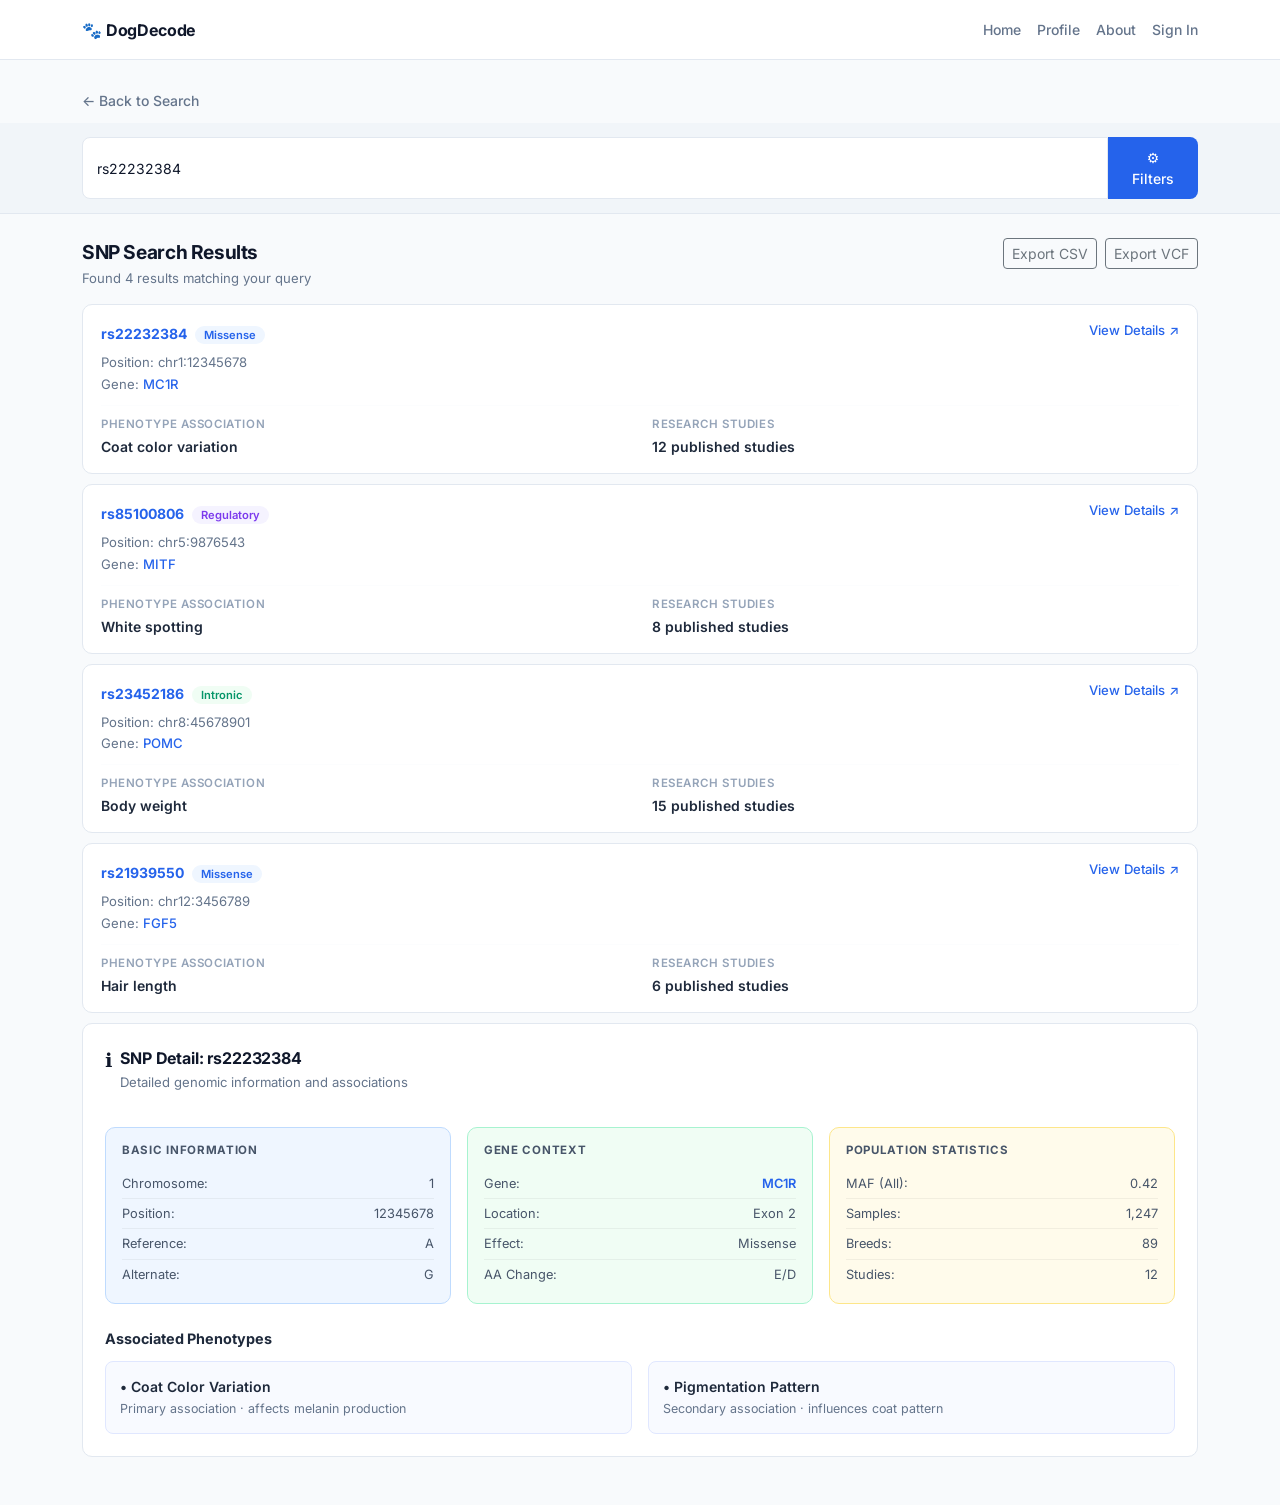
<file: SnpResults.html>
<!DOCTYPE html>
<html lang="en">
<head>
    <meta charset="UTF-8">
    <meta name="viewport" content="width=device-width, initial-scale=1.0">
    <title>SNP Search Results - Canine Genomics Platform</title>
    <link href="https://cdn.jsdelivr.net/npm/bootstrap@5.3.3/dist/css/bootstrap.min.css" rel="stylesheet">
    <link href="css/shared.css" rel="stylesheet">
    <link href="css/snpresults.css" rel="stylesheet">
</head>
<body>

    <nav class="navbar navbar-expand-lg">
        <div class="container">
            <a class="navbar-brand fw-bold" href="#">🐾 DogDecode</a>
            <button class="navbar-toggler" type="button" data-bs-toggle="collapse" data-bs-target="#navMenu">
                <span class="navbar-toggler-icon"></span>
            </button>
            <div class="collapse navbar-collapse justify-content-end" id="navMenu">
                <ul class="navbar-nav gap-3">
                    <li class="nav-item"><a class="nav-link" href="index.html">Home</a></li>
                    <li class="nav-item"><a class="nav-link" href="profile.html">Profile</a></li>
                    <li class="nav-item"><a class="nav-link" href="docs.html">About</a></li>
                    <li class="nav-item"><a class="nav-link" href="login.html">Sign In</a></li>
                </ul>
            </div>
        </div>
    </nav>

    <div class="container mt-3 mb-2">
        <a href="index.html" class="back-link">← Back to Search</a>
    </div>

    <div class="search-bar-section">
        <div class="container">
            <div class="d-flex">
                <input type="text" class="search-input" value="rs22232384">
                <button class="filter-btn">⚙ Filters</button>
            </div>
        </div>
    </div>

    <div class="results-section">
        <div class="container">

            <div class="d-flex justify-content-between align-items-start mb-3">
                <div>
                    <p class="results-title">SNP Search Results</p>
                    <p class="results-count">Found 4 results matching your query</p>
                </div>
                <div class="d-flex gap-2">
                    <button class="btn btn-outline-secondary btn-sm">Export CSV</button>
                    <button class="btn btn-outline-secondary btn-sm">Export VCF</button>
                </div>
            </div>

            <div class="snp-card">
                <div class="d-flex justify-content-between align-items-start">
                    <div><span class="snp-id">rs22232384</span><span class="badge-missense">Missense</span></div>
                    <a href="#" class="view-details-link">View Details ↗</a>
                </div>
                <p class="snp-position mt-2">Position: chr1:12345678</p>
                <p class="snp-gene">Gene: <a href="#" class="gene-link">MC1R</a></p>
                <hr class="snp-divider">
                <div class="row">
                    <div class="col-6">
                        <p class="snp-meta-label">Phenotype Association</p>
                        <p class="snp-meta-value">Coat color variation</p>
                    </div>
                    <div class="col-6">
                        <p class="snp-meta-label">Research Studies</p>
                        <p class="snp-meta-value">12 published studies</p>
                    </div>
                </div>
            </div>

            <div class="snp-card">
                <div class="d-flex justify-content-between align-items-start">
                    <div><span class="snp-id">rs85100806</span><span class="badge-regulatory">Regulatory</span></div>
                    <a href="#" class="view-details-link">View Details ↗</a>
                </div>
                <p class="snp-position mt-2">Position: chr5:9876543</p>
                <p class="snp-gene">Gene: <a href="#" class="gene-link">MITF</a></p>
                <hr class="snp-divider">
                <div class="row">
                    <div class="col-6">
                        <p class="snp-meta-label">Phenotype Association</p>
                        <p class="snp-meta-value">White spotting</p>
                    </div>
                    <div class="col-6">
                        <p class="snp-meta-label">Research Studies</p>
                        <p class="snp-meta-value">8 published studies</p>
                    </div>
                </div>
            </div>

            <div class="snp-card">
                <div class="d-flex justify-content-between align-items-start">
                    <div><span class="snp-id">rs23452186</span><span class="badge-intronic">Intronic</span></div>
                    <a href="#" class="view-details-link">View Details ↗</a>
                </div>
                <p class="snp-position mt-2">Position: chr8:45678901</p>
                <p class="snp-gene">Gene: <a href="#" class="gene-link">POMC</a></p>
                <hr class="snp-divider">
                <div class="row">
                    <div class="col-6">
                        <p class="snp-meta-label">Phenotype Association</p>
                        <p class="snp-meta-value">Body weight</p>
                    </div>
                    <div class="col-6">
                        <p class="snp-meta-label">Research Studies</p>
                        <p class="snp-meta-value">15 published studies</p>
                    </div>
                </div>
            </div>

            <div class="snp-card">
                <div class="d-flex justify-content-between align-items-start">
                    <div><span class="snp-id">rs21939550</span><span class="badge-missense">Missense</span></div>
                    <a href="#" class="view-details-link">View Details ↗</a>
                </div>
                <p class="snp-position mt-2">Position: chr12:3456789</p>
                <p class="snp-gene">Gene: <a href="#" class="gene-link">FGF5</a></p>
                <hr class="snp-divider">
                <div class="row">
                    <div class="col-6">
                        <p class="snp-meta-label">Phenotype Association</p>
                        <p class="snp-meta-value">Hair length</p>
                    </div>
                    <div class="col-6">
                        <p class="snp-meta-label">Research Studies</p>
                        <p class="snp-meta-value">6 published studies</p>
                    </div>
                </div>
            </div>

            <div class="detail-section">
                <div class="d-flex gap-2 mb-3">
                    <span style="font-size:1.2rem;">ℹ️</span>
                    <div>
                        <p class="detail-title">SNP Detail: rs22232384</p>
                        <p class="detail-subtitle">Detailed genomic information and associations</p>
                    </div>
                </div>

                <div class="row g-3 mb-4">
                    <div class="col-12 col-md-4">
                        <div class="info-box info-box-blue">
                            <p class="info-box-title">Basic Information</p>
                            <div class="info-row d-flex justify-content-between"><span>Chromosome:</span><span>1</span></div>
                            <div class="info-row d-flex justify-content-between"><span>Position:</span><span>12345678</span></div>
                            <div class="info-row d-flex justify-content-between"><span>Reference:</span><span>A</span></div>
                            <div class="info-row d-flex justify-content-between"><span>Alternate:</span><span>G</span></div>
                        </div>
                    </div>
                    <div class="col-12 col-md-4">
                        <div class="info-box info-box-green">
                            <p class="info-box-title">Gene Context</p>
                            <div class="info-row d-flex justify-content-between"><span>Gene:</span><span class="gene-val">MC1R</span></div>
                            <div class="info-row d-flex justify-content-between"><span>Location:</span><span>Exon 2</span></div>
                            <div class="info-row d-flex justify-content-between"><span>Effect:</span><span>Missense</span></div>
                            <div class="info-row d-flex justify-content-between"><span>AA Change:</span><span>E/D</span></div>
                        </div>
                    </div>
                    <div class="col-12 col-md-4">
                        <div class="info-box info-box-yellow">
                            <p class="info-box-title">Population Statistics</p>
                            <div class="info-row d-flex justify-content-between"><span>MAF (All):</span><span>0.42</span></div>
                            <div class="info-row d-flex justify-content-between"><span>Samples:</span><span>1,247</span></div>
                            <div class="info-row d-flex justify-content-between"><span>Breeds:</span><span>89</span></div>
                            <div class="info-row d-flex justify-content-between"><span>Studies:</span><span>12</span></div>
                        </div>
                    </div>
                </div>

                <p class="associated-title">Associated Phenotypes</p>
                <div class="row g-3">
                    <div class="col-12 col-md-6">
                        <div class="phenotype-box">
                            <p class="phenotype-name">• Coat Color Variation</p>
                            <p class="phenotype-desc">Primary association · affects melanin production</p>
                        </div>
                    </div>
                    <div class="col-12 col-md-6">
                        <div class="phenotype-box">
                            <p class="phenotype-name">• Pigmentation Pattern</p>
                            <p class="phenotype-desc">Secondary association · influences coat pattern</p>
                        </div>
                    </div>
                </div>
            </div>

        </div>
    </div>

    <script src="https://cdn.jsdelivr.net/npm/bootstrap@5.3.3/dist/js/bootstrap.bundle.min.js"></script>
</body>
</html>
</file>
<file: css/shared.css>
@import url('https://fonts.googleapis.com/css2?family=Inter:wght@400;500;600;700;800&display=swap');

*, *::before, *::after { box-sizing: border-box; }

body {
    font-family: 'Inter', system-ui, -apple-system, sans-serif;
    background-color: #f8fafc;
    color: #0f172a;
    -webkit-font-smoothing: antialiased;
    line-height: 1.5;
}

/* ── Navbar ── */
.navbar {
    background-color: #ffffff !important;
    border-bottom: 1px solid #e2e8f0;
    padding: 0;
    min-height: 60px;
}

.navbar .container {
    padding-top: 10px;
    padding-bottom: 10px;
}

.navbar-brand {
    font-size: 1rem !important;
    font-weight: 700 !important;
    color: #0f172a !important;
    letter-spacing: -0.01em;
}

.nav-link {
    color: #64748b !important;
    font-size: 0.875rem;
    font-weight: 500;
    transition: color 0.15s;
    padding: 6px 0 !important;
}

.nav-link:hover { color: #0f172a !important; }
.nav-link.active { color: #2563eb !important; }

/* ── Back link ── */
.back-link {
    display: inline-flex;
    align-items: center;
    gap: 4px;
    color: #64748b;
    text-decoration: none;
    font-size: 0.875rem;
    font-weight: 500;
    transition: color 0.15s;
    margin: 14px 0 4px;
    display: inline-block;
}
.back-link:hover { color: #2563eb; }
</file>
<file: css/Homepage.css>
/* ── Hero ── */
.hero-section {
    background-color: #0f172a;
    background-image:
        url("data:image/svg+xml,%3Csvg xmlns='http://www.w3.org/2000/svg' width='90' height='90' viewBox='0 0 90 90'%3E%3Cellipse cx='22' cy='26' rx='7' ry='9' fill='white' fill-opacity='0.06' transform='rotate(-20 22 26)'/%3E%3Cellipse cx='36' cy='16' rx='7' ry='9' fill='white' fill-opacity='0.06' transform='rotate(-5 36 16)'/%3E%3Cellipse cx='52' cy='16' rx='7' ry='9' fill='white' fill-opacity='0.06' transform='rotate(5 52 16)'/%3E%3Cellipse cx='66' cy='26' rx='7' ry='9' fill='white' fill-opacity='0.06' transform='rotate(20 66 26)'/%3E%3Cellipse cx='44' cy='52' rx='18' ry='15' fill='white' fill-opacity='0.06'/%3E%3C/svg%3E"),
        linear-gradient(140deg, #0f172a 0%, #1e3a5f 100%);
    background-size: 90px 90px, cover;
    padding: 32px 20px;
    text-align: center;
    color: white;
}

.hero-section h1 {
    font-size: 1.6rem;
    font-weight: 800;
    margin-bottom: 6px;
    letter-spacing: -0.03em;
    line-height: 1.2;
}

.hero-section p {
    color: #94a3b8;
    font-size: 0.875rem;
    max-width: 420px;
    margin: 0 auto 4px;
    line-height: 1.6;
}

/* ── Search Section ── */
.search-section {
    padding: 44px 20px 60px;
    background-image: url("data:image/svg+xml,%3Csvg xmlns='http://www.w3.org/2000/svg' width='100' height='100' viewBox='0 0 100 100'%3E%3Cellipse cx='25' cy='29' rx='8' ry='10' fill='%23059669' fill-opacity='0.05' transform='rotate(-20 25 29)'/%3E%3Cellipse cx='41' cy='18' rx='8' ry='10' fill='%23059669' fill-opacity='0.05' transform='rotate(-5 41 18)'/%3E%3Cellipse cx='59' cy='18' rx='8' ry='10' fill='%23059669' fill-opacity='0.05' transform='rotate(5 59 18)'/%3E%3Cellipse cx='75' cy='29' rx='8' ry='10' fill='%23059669' fill-opacity='0.05' transform='rotate(20 75 29)'/%3E%3Cellipse cx='50' cy='60' rx='20' ry='17' fill='%23059669' fill-opacity='0.05'/%3E%3C/svg%3E");
    background-size: 100px 100px;
}

.section-heading {
    text-align: center;
    font-size: 1.65rem;
    font-weight: 800;
    margin-bottom: 8px;
    letter-spacing: -0.03em;
    color: #0f172a;
}

.section-subheading {
    text-align: center;
    color: #64748b;
    font-size: 0.9rem;
    margin-bottom: 32px;
}

/* ── Footer ── */
.site-footer {
    background-color: #0f172a;
    background-image: url("data:image/svg+xml,%3Csvg xmlns='http://www.w3.org/2000/svg' width='80' height='80' viewBox='0 0 80 80'%3E%3Cellipse cx='20' cy='23' rx='6' ry='8' fill='white' fill-opacity='0.03' transform='rotate(-20 20 23)'/%3E%3Cellipse cx='32' cy='14' rx='6' ry='8' fill='white' fill-opacity='0.03' transform='rotate(-5 32 14)'/%3E%3Cellipse cx='46' cy='14' rx='6' ry='8' fill='white' fill-opacity='0.03' transform='rotate(5 46 14)'/%3E%3Cellipse cx='58' cy='23' rx='6' ry='8' fill='white' fill-opacity='0.03' transform='rotate(20 58 23)'/%3E%3Cellipse cx='39' cy='46' rx='16' ry='13' fill='white' fill-opacity='0.03'/%3E%3C/svg%3E");
    background-size: 80px 80px;
    color: #94a3b8;
    padding: 52px 0 28px;
}

.footer-brand {
    font-size: 1rem;
    font-weight: 800;
    color: white;
    letter-spacing: -0.01em;
    margin-bottom: 8px;
}

.footer-tagline {
    font-size: 0.82rem;
    line-height: 1.6;
    max-width: 220px;
    margin-bottom: 0;
}

.footer-col-heading {
    font-size: 0.72rem;
    font-weight: 700;
    text-transform: uppercase;
    letter-spacing: 0.08em;
    color: #e2e8f0;
    margin-bottom: 14px;
}

.footer-link {
    display: block;
    color: #94a3b8;
    text-decoration: none;
    font-size: 0.85rem;
    margin-bottom: 9px;
    transition: color 0.15s;
}

.footer-link:hover { color: white; }

.footer-stat {
    font-size: 1.4rem;
    font-weight: 800;
    color: #34d399;
    letter-spacing: -0.03em;
    line-height: 1;
    margin-bottom: 3px;
}

.footer-stat-label {
    font-size: 0.78rem;
    color: #64748b;
    margin-bottom: 16px;
}

.footer-divider {
    border-color: #1e293b;
    margin: 32px 0 20px;
}

.footer-bottom {
    font-size: 0.78rem;
    color: #475569;
}

/* ── Unified Panel ── */
.unified-panel {
    background: white;
    border-radius: 14px;
    box-shadow: 0 1px 3px rgba(0,0,0,0.05), 0 8px 24px rgba(0,0,0,0.07);
    max-width: 640px;
    margin: 0 auto;
    border: 1px solid #e2e8f0;
    overflow: hidden;
}

.search-type-block {
    border-bottom: 1px solid #f1f5f9;
    transition: background 0.12s;
}

.search-type-block:last-of-type { border-bottom: none; }

.search-type-block.active { background-color: #fafcff; }

.type-header {
    display: flex;
    align-items: center;
    gap: 14px;
    padding: 15px 22px;
    cursor: pointer;
    margin: 0;
    width: 100%;
    user-select: none;
}

.type-checkbox {
    width: 17px;
    height: 17px;
    cursor: pointer;
    flex-shrink: 0;
    accent-color: #2563eb;
}

.type-icon-wrap {
    width: 38px;
    height: 38px;
    border-radius: 9px;
    display: flex;
    align-items: center;
    justify-content: center;
    font-size: 1.1rem;
    flex-shrink: 0;
}

.snp-icon     { background-color: #eff6ff; }
.gene-icon    { background-color: #f0fdf4; }
.breed-icon   { background-color: #fffbeb; }
.disease-icon { background-color: #fff1f2; }

.type-label-text {
    display: flex;
    flex-direction: column;
}

.type-name {
    font-weight: 600;
    font-size: 0.9rem;
    color: #1e293b;
    line-height: 1.3;
}

.type-hint {
    font-size: 0.78rem;
    color: #94a3b8;
    margin-top: 2px;
}

.type-input-area {
    display: none;
    padding: 0 22px 16px 74px;
}

.type-input {
    border: 1px solid #e2e8f0;
    border-radius: 8px;
    font-size: 0.875rem;
    color: #1e293b;
    background: white;
    font-family: inherit;
    width: 100%;
    padding: 9px 13px;
    transition: border-color 0.15s, box-shadow 0.15s;
}

.type-input:focus {
    outline: none;
    border-color: #93c5fd;
    box-shadow: 0 0 0 3px rgba(59,130,246,0.1);
}

.search-footer {
    padding: 18px 22px;
    border-top: 1px solid #f1f5f9;
    background: #f8fafc;
}

.search-error {
    display: none;
    color: #dc2626;
    font-size: 0.82rem;
    margin-bottom: 10px;
    text-align: center;
}

.btn-unified-search {
    background-color: #2563eb;
    color: white;
    border: none;
    width: 100%;
    padding: 11px;
    border-radius: 8px;
    font-size: 0.95rem;
    font-weight: 600;
    cursor: pointer;
    letter-spacing: -0.01em;
    transition: background 0.15s;
    font-family: inherit;
}

.btn-unified-search:hover { background-color: #1d4ed8; }
</file>
<file: css/breedresults.css>
/* ── Hero ── */
.hero-section {
    background: #fffbeb;
    padding: 28px 0;
    border-bottom: 1px solid #fde68a;
}

.breed-img-placeholder {
    background: white;
    border: 1px solid #fde68a;
    border-radius: 12px;
    width: 90px;
    height: 90px;
    font-size: 2.5rem;
    display: flex;
    align-items: center;
    justify-content: center;
    flex-shrink: 0;
}

.breed-name {
    font-size: 1.6rem;
    font-weight: 800;
    letter-spacing: -0.03em;
    color: #0f172a;
}

.badge-popular {
    background: #fef3c7;
    color: #b45309;
    font-size: 0.7rem;
    font-weight: 600;
    padding: 3px 9px;
    border-radius: 20px;
    margin-left: 10px;
    vertical-align: middle;
}

.breed-origin {
    color: #64748b;
    font-size: 0.82rem;
    margin-bottom: 8px;
    font-weight: 500;
}

.breed-description {
    color: #475569;
    font-size: 0.875rem;
    line-height: 1.65;
    margin-bottom: 14px;
    max-width: 580px;
}

.btn-sample {
    background: #d97706;
    color: white;
    border: none;
    padding: 8px 16px;
    border-radius: 7px;
    font-size: 0.85rem;
    font-weight: 500;
    font-family: inherit;
    margin-right: 8px;
    cursor: pointer;
    transition: background 0.15s;
}

.btn-sample:hover { background: #b45309; }

.btn-export {
    background: white;
    color: #475569;
    border: 1px solid #e2e8f0;
    padding: 8px 16px;
    border-radius: 7px;
    font-size: 0.85rem;
    font-weight: 500;
    font-family: inherit;
    cursor: pointer;
}

/* ── Stats Bar ── */
.stats-bar {
    background: white;
    border-bottom: 1px solid #e2e8f0;
    padding: 18px 0;
}

.stat-number {
    font-size: 1.5rem;
    font-weight: 800;
    letter-spacing: -0.02em;
    margin-bottom: 2px;
}

.stat-number.blue   { color: #2563eb; }
.stat-number.green  { color: #059669; }
.stat-number.orange { color: #d97706; }
.stat-number.red    { color: #e11d48; }

.stat-label {
    font-size: 0.76rem;
    color: #94a3b8;
    font-weight: 500;
    margin: 0;
}

/* ── Section Cards ── */
.card-section-green {
    background: #f0fdf4;
    border: 1px solid #a7f3d0;
    border-radius: 10px;
    padding: 20px;
    margin-bottom: 16px;
}

.card-section-pink {
    background: #fff1f2;
    border: 1px solid #fecdd3;
    border-radius: 10px;
    padding: 20px;
    margin-bottom: 16px;
}

.card-section {
    background: white;
    border: 1px solid #e2e8f0;
    border-radius: 10px;
    padding: 20px;
    margin-bottom: 16px;
    box-shadow: 0 1px 3px rgba(0,0,0,0.04);
}

.section-title {
    font-size: 0.95rem;
    font-weight: 700;
    letter-spacing: -0.01em;
    color: #0f172a;
    margin-bottom: 3px;
}

.section-subtitle {
    font-size: 0.78rem;
    color: #94a3b8;
    margin-bottom: 14px;
}

/* ── Genetic Markers ── */
.marker-row {
    display: flex;
    justify-content: space-between;
    align-items: center;
    padding: 11px 0;
    border-bottom: 1px solid #e8f5ee;
}

.marker-row:last-of-type { border-bottom: none; }

.marker-name {
    font-weight: 700;
    font-size: 0.875rem;
    color: #1e293b;
    margin-right: 6px;
}

.marker-allele {
    background: #f1f5f9;
    color: #475569;
    font-size: 0.7rem;
    font-weight: 600;
    padding: 2px 7px;
    border-radius: 5px;
    margin-right: 5px;
}

.badge-high-impact   { background: #fee2e2; color: #b91c1c; font-size: 0.68rem; font-weight: 600; padding: 2px 8px; border-radius: 20px; }
.badge-medium-impact { background: #fef9c3; color: #b45309; font-size: 0.68rem; font-weight: 600; padding: 2px 8px; border-radius: 20px; }
.badge-low-impact    { background: #dcfce7; color: #15803d; font-size: 0.68rem; font-weight: 600; padding: 2px 8px; border-radius: 20px; }

.marker-desc {
    color: #94a3b8;
    font-size: 0.78rem;
    margin: 2px 0 0 0;
}

.marker-pct {
    font-weight: 700;
    font-size: 0.9rem;
    color: #059669;
}

/* ── Health Rows ── */
.health-row {
    display: flex;
    justify-content: space-between;
    align-items: center;
    padding: 11px 0;
    border-bottom: 1px solid #fee2e2;
}

.health-row:last-of-type { border-bottom: none; }

.health-name {
    font-weight: 600;
    font-size: 0.875rem;
    color: #1e293b;
    margin-bottom: 2px;
}

.health-meta {
    font-size: 0.78rem;
    color: #94a3b8;
    margin: 0;
}

.badge-high-risk     { background: #fee2e2; color: #b91c1c; font-size: 0.7rem; font-weight: 600; padding: 3px 10px; border-radius: 20px; }
.badge-moderate-risk { background: #fef3c7; color: #b45309; font-size: 0.7rem; font-weight: 600; padding: 3px 10px; border-radius: 20px; }
.badge-low-risk      { background: #dcfce7; color: #15803d; font-size: 0.7rem; font-weight: 600; padding: 3px 10px; border-radius: 20px; }

/* ── Traits ── */
.traits-grid {
    display: grid;
    grid-template-columns: 1fr 1fr;
    gap: 12px;
}

.traits-box {
    background: #f8fafc;
    border: 1px solid #e2e8f0;
    border-radius: 8px;
    padding: 14px;
}

.traits-box-title {
    font-size: 0.78rem;
    font-weight: 700;
    text-transform: uppercase;
    letter-spacing: 0.05em;
    color: #64748b;
    margin-bottom: 10px;
}

.trait-row {
    display: flex;
    justify-content: space-between;
    font-size: 0.8rem;
    padding: 4px 0;
    border-bottom: 1px solid #f1f5f9;
    color: #475569;
}

.trait-row:last-child { border-bottom: none; }

/* ── Classification (sidebar) ── */
.info-label {
    font-size: 0.72rem;
    font-weight: 600;
    text-transform: uppercase;
    letter-spacing: 0.05em;
    color: #94a3b8;
    margin-bottom: 2px;
}

.info-value {
    font-size: 0.875rem;
    font-weight: 500;
    color: #1e293b;
    margin-bottom: 12px;
}

.energy-bar {
    height: 6px;
    background: linear-gradient(to right, #d97706 70%, #e2e8f0 70%);
    border-radius: 20px;
    margin-bottom: 4px;
}

/* ── Similar Breeds ── */
.similar-breed-row {
    display: flex;
    justify-content: space-between;
    align-items: center;
    padding: 10px 0;
    border-bottom: 1px solid #f1f5f9;
}

.similar-breed-row:last-of-type { border-bottom: none; }

.similar-breed-name {
    font-weight: 600;
    font-size: 0.875rem;
    color: #1e293b;
    margin-bottom: 2px;
}

.similar-breed-meta {
    font-size: 0.78rem;
    color: #94a3b8;
    margin: 0;
}

.similar-pct {
    font-weight: 700;
    font-size: 0.9rem;
    color: #d97706;
}

/* ── Population Bars ── */
.pop-bar-label {
    display: flex;
    justify-content: space-between;
    font-size: 0.82rem;
    color: #475569;
    font-weight: 500;
    margin-bottom: 4px;
}

.pop-bar {
    height: 7px;
    border-radius: 20px;
    background: linear-gradient(to right, #d97706, #fbbf24);
    margin-bottom: 13px;
}

.pop-note {
    font-size: 0.75rem;
    color: #94a3b8;
    margin: 0;
}

/* ── Links ── */
.view-all-link, .view-health-link {
    color: #059669;
    text-decoration: none;
    font-size: 0.85rem;
    font-weight: 500;
}

.view-all-link:hover, .view-health-link:hover { text-decoration: underline; }

.main-section { padding: 24px 0 48px; }
</file>
<file: css/combined.css>
/* ── Results Header ── */
.results-header {
    background: #f1f5f9;
    border-bottom: 1px solid #e2e8f0;
    padding: 28px 0;
}

.results-title {
    font-size: 1.4rem;
    font-weight: 700;
    margin-bottom: 5px;
    letter-spacing: -0.02em;
}

.results-query {
    color: #475569;
    font-size: 0.9rem;
    margin-bottom: 3px;
    font-weight: 500;
}

.results-count {
    color: #94a3b8;
    font-size: 0.82rem;
    margin-bottom: 0;
}

/* ── Results Body ── */
.results-body { padding: 28px 0 56px; }

.result-section { margin-bottom: 32px; }

/* ── Section Header ── */
.section-header {
    display: flex;
    align-items: center;
    gap: 12px;
    padding: 13px 18px;
    border-radius: 10px 10px 0 0;
    border: 1px solid transparent;
    border-bottom: none;
}

.section-header-snp     { background-color: #eff6ff; border-color: #bfdbfe; }
.section-header-gene    { background-color: #f0fdf4; border-color: #a7f3d0; }
.section-header-breed   { background-color: #fffbeb; border-color: #fde68a; }
.section-header-disease { background-color: #fff1f2; border-color: #fecdd3; }

.section-icon { font-size: 1.3rem; flex-shrink: 0; }

.section-title {
    font-size: 0.95rem;
    font-weight: 700;
    margin-bottom: 1px;
    color: #0f172a;
}

.section-subtitle {
    font-size: 0.8rem;
    color: #64748b;
    margin-bottom: 0;
}

.section-link {
    margin-left: auto;
    font-size: 0.82rem;
    text-decoration: none;
    font-weight: 600;
    white-space: nowrap;
    flex-shrink: 0;
}

.link-snp     { color: #2563eb; }
.link-gene    { color: #059669; }
.link-breed   { color: #d97706; }
.link-disease { color: #e11d48; }
.section-link:hover { opacity: 0.75; }

/* ── Section Body ── */
.section-body {
    background: white;
    border-radius: 0 0 10px 10px;
    border: 1px solid #e2e8f0;
    border-top: none;
    overflow: hidden;
}

/* ── SNP Cards ── */
.snp-card {
    padding: 15px 18px;
    border-bottom: 1px solid #f1f5f9;
}

.snp-card:last-child { border-bottom: none; }

.snp-id {
    font-weight: 700;
    font-size: 0.875rem;
    color: #2563eb;
    margin-right: 8px;
}

.badge-missense    { background: #eff6ff; color: #2563eb; font-size: 0.7rem; font-weight: 600; padding: 2px 8px; border-radius: 20px; }
.badge-regulatory  { background: #f5f3ff; color: #7c3aed; font-size: 0.7rem; font-weight: 600; padding: 2px 8px; border-radius: 20px; }
.badge-intronic    { background: #f0fdf4; color: #059669; font-size: 0.7rem; font-weight: 600; padding: 2px 8px; border-radius: 20px; }

.snp-meta {
    font-size: 0.8rem;
    color: #64748b;
    margin-top: 5px;
    margin-bottom: 0;
}

.snp-details-row {
    display: flex;
    gap: 24px;
    margin-top: 10px;
    flex-wrap: wrap;
}

.detail-label {
    font-size: 0.72rem;
    color: #94a3b8;
    font-weight: 600;
    text-transform: uppercase;
    letter-spacing: 0.05em;
    margin-bottom: 1px;
}

.detail-value {
    font-size: 0.85rem;
    font-weight: 600;
    color: #1e293b;
    margin-bottom: 0;
}

/* ── Gene Card ── */
.gene-card { padding: 18px 20px; }

.gene-name {
    font-size: 1.1rem;
    font-weight: 700;
    color: #059669;
    margin-bottom: 2px;
    letter-spacing: -0.01em;
}

.gene-full-name {
    font-size: 0.85rem;
    color: #64748b;
    margin-bottom: 12px;
}

.gene-stats-row, .breed-stats-row, .disease-stats-row {
    display: flex;
    gap: 24px;
    flex-wrap: wrap;
    margin-bottom: 10px;
}

.gene-stat .stat-num { font-size: 1.15rem; font-weight: 700; color: #059669; margin-bottom: 0; }
.gene-stat .stat-lbl { font-size: 0.72rem; color: #94a3b8; margin-bottom: 0; }

.gene-desc { font-size: 0.82rem; color: #64748b; margin-top: 8px; margin-bottom: 0; }

/* ── Breed Card ── */
.breed-card { padding: 18px 20px; }

.breed-name-main {
    font-size: 1.1rem;
    font-weight: 700;
    color: #d97706;
    margin-bottom: 2px;
    letter-spacing: -0.01em;
}

.breed-meta-line { font-size: 0.82rem; color: #64748b; margin-bottom: 12px; }

.breed-stat .stat-num { font-size: 1.15rem; font-weight: 700; color: #d97706; margin-bottom: 0; }
.breed-stat .stat-lbl { font-size: 0.72rem; color: #94a3b8; margin-bottom: 0; }

.breed-markers-title {
    font-size: 0.8rem;
    font-weight: 600;
    color: #475569;
    margin-bottom: 6px;
    text-transform: uppercase;
    letter-spacing: 0.04em;
}

.breed-marker-row {
    display: flex;
    justify-content: space-between;
    font-size: 0.82rem;
    color: #374151;
    padding: 5px 0;
    border-bottom: 1px solid #f8fafc;
}

.breed-marker-row:last-child { border-bottom: none; }

/* ── Disease Card ── */
.disease-card { padding: 18px 20px; }

.disease-name-main {
    font-size: 1.1rem;
    font-weight: 700;
    color: #e11d48;
    margin-bottom: 2px;
    letter-spacing: -0.01em;
}

.disease-alt-name { font-size: 0.82rem; color: #64748b; margin-bottom: 12px; }

.disease-stat .stat-num { font-size: 1.15rem; font-weight: 700; color: #e11d48; margin-bottom: 0; }
.disease-stat .stat-lbl { font-size: 0.72rem; color: #94a3b8; margin-bottom: 0; }

.disease-desc { font-size: 0.82rem; color: #64748b; margin-top: 8px; margin-bottom: 0; }
</file>
<file: css/diseaseresults.css>
/* ── Hero ── */
.hero-section {
    background: #fff1f2;
    padding: 28px 0;
    border-bottom: 1px solid #fecdd3;
}

.disease-icon {
    background: white;
    border: 1px solid #fecdd3;
    border-radius: 12px;
    width: 72px;
    height: 72px;
    font-size: 2rem;
    display: flex;
    align-items: center;
    justify-content: center;
    flex-shrink: 0;
}

.disease-name {
    font-size: 1.6rem;
    font-weight: 800;
    letter-spacing: -0.03em;
    color: #0f172a;
}

.badge-condition {
    background: #ffe4e6;
    color: #be123c;
    font-size: 0.7rem;
    font-weight: 600;
    padding: 3px 9px;
    border-radius: 20px;
    margin-left: 10px;
    vertical-align: middle;
}

.alt-name {
    color: #64748b;
    font-size: 0.85rem;
    margin-bottom: 8px;
    font-weight: 500;
}

.description {
    color: #475569;
    font-size: 0.875rem;
    line-height: 1.65;
    margin-bottom: 14px;
    max-width: 580px;
}

.btn-risk {
    background: #e11d48;
    color: white;
    border: none;
    padding: 8px 16px;
    border-radius: 7px;
    font-size: 0.85rem;
    font-weight: 500;
    font-family: inherit;
    margin-right: 8px;
    cursor: pointer;
    transition: background 0.15s;
}

.btn-risk:hover { background: #be123c; }

.btn-guide {
    background: white;
    color: #475569;
    border: 1px solid #e2e8f0;
    padding: 8px 16px;
    border-radius: 7px;
    font-size: 0.85rem;
    font-weight: 500;
    font-family: inherit;
    cursor: pointer;
}

/* ── Stats Bar ── */
.stats-bar {
    background: white;
    border-bottom: 1px solid #e2e8f0;
    padding: 18px 0;
}

.stat-num-red    { font-size: 1.5rem; font-weight: 800; color: #e11d48; margin-bottom: 2px; letter-spacing: -0.02em; }
.stat-num-blue   { font-size: 1.5rem; font-weight: 800; color: #2563eb; margin-bottom: 2px; letter-spacing: -0.02em; }
.stat-num-orange { font-size: 1.5rem; font-weight: 800; color: #d97706; margin-bottom: 2px; letter-spacing: -0.02em; }
.stat-num-green  { font-size: 1.5rem; font-weight: 800; color: #059669; margin-bottom: 2px; letter-spacing: -0.02em; }

.stat-label {
    font-size: 0.76rem;
    color: #94a3b8;
    font-weight: 500;
    margin: 0;
}

/* ── Cards ── */
.card-white {
    background: white;
    border: 1px solid #e2e8f0;
    border-radius: 10px;
    padding: 20px;
    margin-bottom: 16px;
    box-shadow: 0 1px 3px rgba(0,0,0,0.04);
}

.card-green {
    background: #f0fdf4;
    border: 1px solid #a7f3d0;
    border-radius: 10px;
    padding: 20px;
    margin-bottom: 16px;
}

.card-blue {
    background: #eff6ff;
    border: 1px solid #bfdbfe;
    border-radius: 10px;
    padding: 20px;
    margin-bottom: 16px;
}

.card-yellow {
    background: #fffbeb;
    border: 1px solid #fde68a;
    border-radius: 10px;
    padding: 20px;
    margin-bottom: 16px;
}

.card-title {
    font-size: 0.95rem;
    font-weight: 700;
    margin-bottom: 4px;
    letter-spacing: -0.01em;
    color: #0f172a;
}

.card-subtitle {
    font-size: 0.78rem;
    color: #94a3b8;
    margin-bottom: 14px;
}

/* ── Gene Boxes ── */
.gene-box {
    background: white;
    border: 1px solid #a7f3d0;
    border-radius: 8px;
    padding: 13px;
    margin-bottom: 10px;
}

.gene-name {
    font-weight: 700;
    font-size: 0.9rem;
    color: #059669;
    margin-right: 7px;
}

.gene-meta {
    font-size: 0.78rem;
    color: #94a3b8;
    margin: 4px 0 0 0;
}

/* ── SNP / Risk Boxes ── */
.snp-box {
    background: white;
    border: 1px solid #bfdbfe;
    border-radius: 8px;
    padding: 13px;
    margin-bottom: 10px;
}

.snp-id {
    font-weight: 700;
    font-size: 0.875rem;
    color: #2563eb;
    margin-right: 7px;
}

.snp-label {
    font-size: 0.72rem;
    font-weight: 600;
    text-transform: uppercase;
    letter-spacing: 0.05em;
    color: #94a3b8;
    margin-bottom: 2px;
}

.snp-value {
    font-size: 0.875rem;
    font-weight: 600;
    color: #1e293b;
    margin: 0;
}

.badge-high     { background: #fee2e2; color: #b91c1c; font-size: 0.7rem; font-weight: 600; padding: 2px 8px; border-radius: 20px; }
.badge-moderate { background: #fef3c7; color: #b45309; font-size: 0.7rem; font-weight: 600; padding: 2px 8px; border-radius: 20px; }
.badge-low      { background: #dcfce7; color: #15803d; font-size: 0.7rem; font-weight: 600; padding: 2px 8px; border-radius: 20px; }

/* ── Info Labels ── */
.info-label {
    font-size: 0.72rem;
    font-weight: 600;
    text-transform: uppercase;
    letter-spacing: 0.05em;
    color: #94a3b8;
    margin-bottom: 2px;
}

.info-value {
    font-size: 0.875rem;
    font-weight: 500;
    color: #1e293b;
    margin-bottom: 12px;
}

/* ── Breed Rows ── */
.breed-row {
    padding: 10px 0;
    border-bottom: 1px solid #fef3c7;
}

.breed-row:last-of-type { border-bottom: none; }

.breed-name {
    font-weight: 600;
    font-size: 0.875rem;
    color: #1e293b;
    margin-bottom: 2px;
}

.breed-meta {
    font-size: 0.75rem;
    color: #94a3b8;
    margin: 0;
}

/* ── Prevention ── */
.prevention-item {
    font-size: 0.875rem;
    color: #475569;
    margin-bottom: 8px;
}

/* ── Links ── */
.view-link-green  { color: #059669; text-decoration: none; font-size: 0.85rem; font-weight: 500; }
.view-link-orange { color: #d97706; text-decoration: none; font-size: 0.85rem; font-weight: 500; }
.view-link-green:hover, .view-link-orange:hover { text-decoration: underline; }

.main-section { padding: 24px 0 48px; }
</file>
<file: css/docs.css>
/* ── Hero ── */
.docs-hero {
    background-color: #0f172a;
    background-image:
        url("data:image/svg+xml,%3Csvg xmlns='http://www.w3.org/2000/svg' width='90' height='90' viewBox='0 0 90 90'%3E%3Cellipse cx='22' cy='26' rx='7' ry='9' fill='white' fill-opacity='0.06' transform='rotate(-20 22 26)'/%3E%3Cellipse cx='36' cy='16' rx='7' ry='9' fill='white' fill-opacity='0.06' transform='rotate(-5 36 16)'/%3E%3Cellipse cx='52' cy='16' rx='7' ry='9' fill='white' fill-opacity='0.06' transform='rotate(5 52 16)'/%3E%3Cellipse cx='66' cy='26' rx='7' ry='9' fill='white' fill-opacity='0.06' transform='rotate(20 66 26)'/%3E%3Cellipse cx='44' cy='52' rx='18' ry='15' fill='white' fill-opacity='0.06'/%3E%3C/svg%3E"),
        linear-gradient(140deg, #0f172a 0%, #1e3a5f 100%);
    background-size: 90px 90px, cover;
    padding: 48px 0 44px;
    color: white;
}

.docs-hero-eyebrow {
    font-size: 0.75rem;
    font-weight: 700;
    text-transform: uppercase;
    letter-spacing: 0.1em;
    color: #34d399;
    margin-bottom: 10px;
}

.docs-hero h1 {
    font-size: 2rem;
    font-weight: 800;
    letter-spacing: -0.035em;
    line-height: 1.2;
    margin-bottom: 10px;
    color: white;
}

.docs-hero p {
    color: #94a3b8;
    font-size: 0.95rem;
    max-width: 520px;
    line-height: 1.65;
    margin-bottom: 0;
}

.docs-meta {
    display: flex;
    gap: 20px;
    margin-top: 20px;
    flex-wrap: wrap;
}

.docs-meta-item {
    font-size: 0.78rem;
    color: #64748b;
    display: flex;
    align-items: center;
    gap: 6px;
}

/* ── Layout ── */
.docs-layout {
    background-image: url("data:image/svg+xml,%3Csvg xmlns='http://www.w3.org/2000/svg' width='100' height='100' viewBox='0 0 100 100'%3E%3Cellipse cx='25' cy='29' rx='8' ry='10' fill='%23059669' fill-opacity='0.04' transform='rotate(-20 25 29)'/%3E%3Cellipse cx='41' cy='18' rx='8' ry='10' fill='%23059669' fill-opacity='0.04' transform='rotate(-5 41 18)'/%3E%3Cellipse cx='59' cy='18' rx='8' ry='10' fill='%23059669' fill-opacity='0.04' transform='rotate(5 59 18)'/%3E%3Cellipse cx='75' cy='29' rx='8' ry='10' fill='%23059669' fill-opacity='0.04' transform='rotate(20 75 29)'/%3E%3Cellipse cx='50' cy='60' rx='20' ry='17' fill='%23059669' fill-opacity='0.04'/%3E%3C/svg%3E");
    background-size: 100px 100px;
    padding: 40px 0 72px;
}

/* ── Sidebar TOC ── */
.docs-toc {
    position: sticky;
    top: 24px;
}

.toc-heading {
    font-size: 0.7rem;
    font-weight: 700;
    text-transform: uppercase;
    letter-spacing: 0.1em;
    color: #94a3b8;
    margin-bottom: 12px;
}

.toc-link {
    display: flex;
    align-items: center;
    gap: 8px;
    padding: 7px 10px;
    border-radius: 7px;
    font-size: 0.82rem;
    font-weight: 500;
    color: #64748b;
    text-decoration: none;
    transition: background 0.12s, color 0.12s;
    margin-bottom: 2px;
}

.toc-link:hover { background: #f1f5f9; color: #0f172a; }

.toc-link.active { background: #f0fdf4; color: #059669; font-weight: 600; }

.toc-link-icon { font-size: 0.9rem; width: 18px; text-align: center; }

.toc-sub {
    padding-left: 26px;
    margin-bottom: 2px;
}

.toc-sub .toc-link {
    font-size: 0.78rem;
    padding: 5px 10px;
    color: #94a3b8;
}

.toc-sub .toc-link:hover { color: #475569; }

/* ── Doc Sections ── */
.doc-section {
    margin-bottom: 52px;
    scroll-margin-top: 24px;
}

.section-eyebrow {
    font-size: 0.7rem;
    font-weight: 700;
    text-transform: uppercase;
    letter-spacing: 0.1em;
    color: #059669;
    margin-bottom: 6px;
}

.doc-section h2 {
    font-size: 1.35rem;
    font-weight: 800;
    letter-spacing: -0.025em;
    color: #0f172a;
    margin-bottom: 6px;
    padding-bottom: 12px;
    border-bottom: 2px solid #f0fdf4;
}

.doc-section h3 {
    font-size: 1rem;
    font-weight: 700;
    color: #1e293b;
    margin: 24px 0 10px;
    letter-spacing: -0.01em;
}

.doc-section p {
    font-size: 0.9rem;
    color: #475569;
    line-height: 1.75;
    margin-bottom: 14px;
}

/* ── Cards ── */
.doc-card {
    background: white;
    border: 1px solid #e2e8f0;
    border-radius: 10px;
    padding: 20px;
    margin-bottom: 14px;
    box-shadow: 0 1px 3px rgba(0,0,0,0.04);
}

/* ── Steps ── */
.steps { list-style: none; padding: 0; margin: 0 0 16px; }

.step {
    display: flex;
    gap: 16px;
    margin-bottom: 18px;
}

.step-num {
    width: 30px;
    height: 30px;
    border-radius: 50%;
    background: #059669;
    color: white;
    font-size: 0.8rem;
    font-weight: 800;
    display: flex;
    align-items: center;
    justify-content: center;
    flex-shrink: 0;
    margin-top: 1px;
}

.step-body { flex: 1; }

.step-title {
    font-size: 0.9rem;
    font-weight: 700;
    color: #1e293b;
    margin: 0 0 4px;
}

.step-desc {
    font-size: 0.85rem;
    color: #64748b;
    margin: 0;
    line-height: 1.6;
}

/* ── Search type cards ── */
.search-type-card {
    background: white;
    border: 1px solid #e2e8f0;
    border-radius: 10px;
    padding: 18px 20px;
    margin-bottom: 12px;
    display: flex;
    gap: 16px;
    align-items: flex-start;
}

.search-type-card:hover { border-color: #a7f3d0; }

.search-type-icon {
    width: 42px;
    height: 42px;
    border-radius: 10px;
    font-size: 1.2rem;
    display: flex;
    align-items: center;
    justify-content: center;
    flex-shrink: 0;
}

.icon-snp     { background: #eff6ff; }
.icon-gene    { background: #f0fdf4; }
.icon-breed   { background: #fffbeb; }
.icon-disease { background: #fff1f2; }

.search-type-body { flex: 1; }

.search-type-title {
    font-size: 0.9rem;
    font-weight: 700;
    color: #1e293b;
    margin: 0 0 3px;
}

.search-type-desc {
    font-size: 0.82rem;
    color: #64748b;
    margin: 0 0 10px;
    line-height: 1.55;
}

.example-label {
    font-size: 0.68rem;
    font-weight: 700;
    text-transform: uppercase;
    letter-spacing: 0.07em;
    color: #94a3b8;
    margin-bottom: 6px;
}

.example-chips { display: flex; flex-wrap: wrap; gap: 6px; }

.chip {
    background: #f8fafc;
    border: 1px solid #e2e8f0;
    border-radius: 20px;
    padding: 3px 10px;
    font-size: 0.75rem;
    font-weight: 600;
    color: #475569;
    font-family: 'Courier New', monospace;
}

/* ── Callout boxes ── */
.callout {
    border-radius: 10px;
    padding: 16px 18px;
    margin: 18px 0;
    display: flex;
    gap: 12px;
}

.callout-tip {
    background: #f0fdf4;
    border-left: 3px solid #059669;
}

.callout-info {
    background: #eff6ff;
    border-left: 3px solid #2563eb;
}

.callout-warn {
    background: #fffbeb;
    border-left: 3px solid #d97706;
}

.callout-icon { font-size: 1rem; flex-shrink: 0; margin-top: 1px; }

.callout-body { flex: 1; }

.callout-title {
    font-size: 0.8rem;
    font-weight: 700;
    color: #1e293b;
    margin: 0 0 3px;
}

.callout-text {
    font-size: 0.82rem;
    color: #475569;
    margin: 0;
    line-height: 1.6;
}

/* ── Results overview grid ── */
.results-grid {
    display: grid;
    grid-template-columns: 1fr 1fr;
    gap: 12px;
    margin-bottom: 16px;
}

@media (max-width: 600px) { .results-grid { grid-template-columns: 1fr; } }

.result-card {
    background: white;
    border: 1px solid #e2e8f0;
    border-radius: 10px;
    padding: 16px;
}

.result-card-icon { font-size: 1.4rem; margin-bottom: 8px; }

.result-card-title {
    font-size: 0.85rem;
    font-weight: 700;
    color: #1e293b;
    margin: 0 0 4px;
}

.result-card-desc {
    font-size: 0.78rem;
    color: #64748b;
    margin: 0;
    line-height: 1.55;
}

/* ── Tips list ── */
.tips-list { list-style: none; padding: 0; margin: 0; }

.tip-item {
    display: flex;
    gap: 12px;
    padding: 14px 0;
    border-bottom: 1px solid #f1f5f9;
    font-size: 0.875rem;
    color: #475569;
    line-height: 1.6;
}

.tip-item:last-child { border-bottom: none; }

.tip-check {
    color: #059669;
    font-size: 1rem;
    flex-shrink: 0;
    margin-top: 1px;
}

/* ── Keyboard shortcuts table ── */
.shortcut-row {
    display: flex;
    justify-content: space-between;
    align-items: center;
    padding: 10px 0;
    border-bottom: 1px solid #f1f5f9;
    font-size: 0.85rem;
}

.shortcut-row:last-child { border-bottom: none; }

.shortcut-desc { color: #475569; }

.kbd {
    background: #f1f5f9;
    border: 1px solid #e2e8f0;
    border-radius: 5px;
    padding: 2px 8px;
    font-size: 0.78rem;
    font-weight: 600;
    color: #1e293b;
    font-family: inherit;
}

/* ── Quick reference table ── */
.ref-table {
    width: 100%;
    border-collapse: collapse;
    font-size: 0.82rem;
}

.ref-table th {
    background: #f8fafc;
    font-size: 0.7rem;
    font-weight: 700;
    text-transform: uppercase;
    letter-spacing: 0.06em;
    color: #94a3b8;
    padding: 10px 14px;
    text-align: left;
    border-bottom: 1px solid #e2e8f0;
}

.ref-table td {
    padding: 10px 14px;
    border-bottom: 1px solid #f1f5f9;
    color: #475569;
    vertical-align: middle;
}

.ref-table tr:last-child td { border-bottom: none; }

.ref-table code {
    background: #f1f5f9;
    border-radius: 4px;
    padding: 1px 6px;
    font-size: 0.78rem;
    color: #1e293b;
}
</file>
<file: css/generesults.css>
/* ── Hero ── */
.hero-section {
    background: #f0fdf4;
    padding: 28px 0;
    border-bottom: 1px solid #a7f3d0;
}

.gene-icon {
    background: white;
    border: 1px solid #a7f3d0;
    border-radius: 12px;
    width: 72px;
    height: 72px;
    font-size: 2rem;
    display: flex;
    align-items: center;
    justify-content: center;
    flex-shrink: 0;
}

.gene-name {
    font-size: 1.6rem;
    font-weight: 800;
    letter-spacing: -0.03em;
    color: #0f172a;
}

.badge-active {
    background: #dcfce7;
    color: #15803d;
    font-size: 0.7rem;
    font-weight: 600;
    padding: 3px 9px;
    border-radius: 20px;
    margin-left: 10px;
    vertical-align: middle;
}

.gene-full-name {
    color: #64748b;
    font-size: 0.95rem;
    margin-bottom: 8px;
    font-weight: 500;
}

.gene-description {
    color: #475569;
    font-size: 0.875rem;
    line-height: 1.65;
    margin-bottom: 14px;
    max-width: 600px;
}

.btn-literature {
    background: #059669;
    color: white;
    border: none;
    padding: 8px 16px;
    border-radius: 7px;
    font-size: 0.85rem;
    font-weight: 500;
    font-family: inherit;
    margin-right: 8px;
    cursor: pointer;
    transition: background 0.15s;
}

.btn-literature:hover { background: #047857; }

.btn-ncbi {
    background: white;
    color: #475569;
    border: 1px solid #e2e8f0;
    padding: 8px 16px;
    border-radius: 7px;
    font-size: 0.85rem;
    font-weight: 500;
    font-family: inherit;
    cursor: pointer;
    transition: border-color 0.15s;
}

.btn-ncbi:hover { border-color: #cbd5e1; }

/* ── Cards ── */
.card-white {
    background: white;
    border: 1px solid #e2e8f0;
    border-radius: 10px;
    padding: 20px;
    margin-bottom: 16px;
    box-shadow: 0 1px 3px rgba(0,0,0,0.04);
}

.card-green {
    background: #f0fdf4;
    border: 1px solid #a7f3d0;
    border-radius: 10px;
    padding: 20px;
    margin-bottom: 16px;
}

.card-yellow {
    background: #fffbeb;
    border: 1px solid #fde68a;
    border-radius: 10px;
    padding: 20px;
    margin-bottom: 16px;
}

.card-title {
    font-size: 0.95rem;
    font-weight: 700;
    margin-bottom: 4px;
    letter-spacing: -0.01em;
    color: #0f172a;
}

.card-subtitle {
    font-size: 0.78rem;
    color: #94a3b8;
    margin-bottom: 14px;
}

/* ── Info Labels ── */
.info-label {
    font-size: 0.72rem;
    font-weight: 600;
    text-transform: uppercase;
    letter-spacing: 0.05em;
    color: #94a3b8;
    margin-bottom: 2px;
}

.info-value {
    font-size: 0.875rem;
    font-weight: 500;
    color: #1e293b;
    margin-bottom: 12px;
}

/* ── SNP Boxes ── */
.snp-box {
    border: 1px solid #e2e8f0;
    border-radius: 8px;
    padding: 13px;
    margin-bottom: 10px;
    background: white;
}

.snp-id {
    font-weight: 700;
    font-size: 0.85rem;
    color: #2563eb;
    margin-right: 7px;
}

.badge-missense    { background: #eff6ff; color: #2563eb; font-size: 0.68rem; font-weight: 600; padding: 2px 7px; border-radius: 20px; }
.badge-synonymous  { background: #f5f3ff; color: #7c3aed; font-size: 0.68rem; font-weight: 600; padding: 2px 7px; border-radius: 20px; }
.badge-regulatory  { background: #f0fdf4; color: #059669; font-size: 0.68rem; font-weight: 600; padding: 2px 7px; border-radius: 20px; }

.snp-meta-label {
    color: #94a3b8;
    font-size: 0.72rem;
    font-weight: 600;
    text-transform: uppercase;
    letter-spacing: 0.04em;
    margin-bottom: 2px;
}

.snp-meta-value {
    font-size: 0.82rem;
    font-weight: 600;
    color: #1e293b;
    margin: 0;
}

/* ── Breed Boxes ── */
.breed-box {
    border: 1px solid #e2e8f0;
    border-radius: 8px;
    padding: 14px;
    margin-bottom: 10px;
    background: white;
}

.breed-name {
    font-weight: 600;
    font-size: 0.875rem;
    color: #1e293b;
    margin-bottom: 3px;
}

.breed-desc {
    color: #64748b;
    font-size: 0.82rem;
    margin-bottom: 3px;
}

.breed-meta {
    color: #94a3b8;
    font-size: 0.78rem;
    margin: 0;
}

.badge-high-freq { background: #fee2e2; color: #b91c1c; font-size: 0.68rem; font-weight: 600; padding: 2px 8px; border-radius: 20px; }
.badge-moderate  { background: #fef3c7; color: #b45309; font-size: 0.68rem; font-weight: 600; padding: 2px 8px; border-radius: 20px; }
.badge-variable  { background: #f5f3ff; color: #7c3aed; font-size: 0.68rem; font-weight: 600; padding: 2px 8px; border-radius: 20px; }

/* ── Stats (sidebar) ── */
.stat-number {
    font-size: 1.6rem;
    font-weight: 800;
    color: #059669;
    margin-bottom: 1px;
    letter-spacing: -0.02em;
}

.stat-label {
    font-size: 0.8rem;
    color: #64748b;
    margin-bottom: 14px;
}

/* ── Related Genes ── */
.related-row {
    padding: 10px 0;
    border-bottom: 1px solid #f1f5f9;
}

.related-row:last-of-type { border-bottom: none; }

.related-name {
    font-weight: 600;
    font-size: 0.875rem;
    color: #1e293b;
    margin-bottom: 2px;
}

.related-desc {
    font-size: 0.78rem;
    color: #94a3b8;
    margin: 0;
}

/* ── Phenotypes ── */
.phenotype-item {
    font-size: 0.875rem;
    color: #475569;
    margin-bottom: 8px;
}

.view-link-green {
    color: #059669;
    text-decoration: none;
    font-size: 0.85rem;
    font-weight: 500;
}

.view-link-green:hover { text-decoration: underline; }

.main-section { padding: 24px 0 48px; }
</file>
<file: css/login.css>
.login-page {
    min-height: calc(100vh - 60px);
    display: flex;
    align-items: center;
    justify-content: center;
    padding: 40px 16px;
    background: #f8fafc;
}

.login-card {
    background: white;
    border: 1px solid #e2e8f0;
    border-radius: 14px;
    padding: 40px;
    width: 100%;
    max-width: 420px;
    box-shadow: 0 4px 16px rgba(0,0,0,0.06);
}

.login-logo {
    font-size: 2rem;
    margin-bottom: 6px;
}

.login-title {
    font-size: 1.4rem;
    font-weight: 800;
    letter-spacing: -0.03em;
    color: #0f172a;
    margin-bottom: 4px;
}

.login-subtitle {
    font-size: 0.875rem;
    color: #64748b;
    margin-bottom: 28px;
}

.form-label-custom {
    font-size: 0.78rem;
    font-weight: 600;
    text-transform: uppercase;
    letter-spacing: 0.05em;
    color: #475569;
    margin-bottom: 6px;
}

.form-control-custom {
    width: 100%;
    padding: 10px 14px;
    border: 1px solid #e2e8f0;
    border-radius: 8px;
    font-size: 0.875rem;
    font-family: inherit;
    color: #0f172a;
    background: #f8fafc;
    transition: border-color 0.15s, box-shadow 0.15s;
    outline: none;
    margin-bottom: 18px;
}

.form-control-custom:focus {
    border-color: #059669;
    box-shadow: 0 0 0 3px rgba(5, 150, 105, 0.1);
    background: white;
}

.form-control-custom::placeholder { color: #94a3b8; }

.forgot-link {
    float: right;
    font-size: 0.8rem;
    color: #059669;
    text-decoration: none;
    font-weight: 500;
    margin-top: -14px;
    margin-bottom: 18px;
    display: block;
}

.forgot-link:hover { text-decoration: underline; }

.btn-login {
    width: 100%;
    background: #059669;
    color: white;
    border: none;
    padding: 11px;
    border-radius: 8px;
    font-size: 0.9rem;
    font-weight: 600;
    font-family: inherit;
    cursor: pointer;
    transition: background 0.15s;
    margin-top: 6px;
}

.btn-login:hover { background: #047857; }

.divider {
    display: flex;
    align-items: center;
    gap: 12px;
    margin: 22px 0;
    color: #cbd5e1;
    font-size: 0.78rem;
}

.divider::before, .divider::after {
    content: '';
    flex: 1;
    height: 1px;
    background: #e2e8f0;
}

.signup-row {
    text-align: center;
    font-size: 0.875rem;
    color: #64748b;
    margin-top: 20px;
}

.signup-row a {
    color: #059669;
    font-weight: 600;
    text-decoration: none;
}

.signup-row a:hover { text-decoration: underline; }

.login-error {
    background: #fee2e2;
    border: 1px solid #fca5a5;
    color: #b91c1c;
    font-size: 0.82rem;
    border-radius: 7px;
    padding: 10px 14px;
    margin-bottom: 16px;
    display: none;
}
</file>
<file: css/Profile.css>
/* ── Hero ── */
.hero-section {
    background: linear-gradient(140deg, #0f172a 0%, #1e3a5f 100%);
    padding: 32px 0;
}

.dog-icon {
    background: rgba(255,255,255,0.1);
    border: 1px solid rgba(255,255,255,0.2);
    border-radius: 14px;
    width: 90px;
    height: 90px;
    font-size: 2.8rem;
    display: flex;
    align-items: center;
    justify-content: center;
    flex-shrink: 0;
}

.hero-section h1 {
    font-size: 1.6rem;
    font-weight: 800;
    margin-bottom: 6px;
    letter-spacing: -0.03em;
    color: white;
}

.hero-section .meta {
    color: #94a3b8;
    font-size: 0.875rem;
    margin-bottom: 16px;
}

/* ── Cards ── */
.card-white {
    background: white;
    border: 1px solid #e2e8f0;
    border-radius: 10px;
    padding: 20px;
    margin-bottom: 16px;
    box-shadow: 0 1px 3px rgba(0,0,0,0.04);
}

.card-green {
    background: #f0fdf4;
    border: 1px solid #a7f3d0;
    border-radius: 10px;
    padding: 20px;
    margin-bottom: 16px;
}

.card-pink {
    background: #fff1f2;
    border: 1px solid #fecdd3;
    border-radius: 10px;
    padding: 20px;
    margin-bottom: 16px;
}

.card-yellow {
    background: #fffbeb;
    border: 1px solid #fde68a;
    border-radius: 10px;
    padding: 20px;
    margin-bottom: 16px;
}

.card-title {
    font-size: 0.95rem;
    font-weight: 700;
    margin-bottom: 14px;
    letter-spacing: -0.01em;
    color: #0f172a;
}

/* ── Genetic Markers ── */
.marker-row {
    padding: 11px 0;
    border-bottom: 1px solid #f1f5f9;
}

.marker-row:last-of-type { border-bottom: none; }

.marker-name {
    font-weight: 700;
    font-size: 0.9rem;
    color: #1e293b;
    margin: 0;
}

.marker-desc {
    color: #94a3b8;
    font-size: 0.82rem;
    margin: 1px 0 0 0;
}

.marker-value {
    font-weight: 700;
    font-size: 0.9rem;
    color: #059669;
}

/* ── SNP Summary Stats ── */
.stat-box {
    background: #f8fafc;
    border: 1px solid #e2e8f0;
    border-radius: 8px;
    padding: 16px;
}

.stat-number {
    font-size: 1.8rem;
    font-weight: 800;
    color: #2563eb;
    margin-bottom: 3px;
    letter-spacing: -0.03em;
}

.stat-label {
    color: #64748b;
    font-size: 0.78rem;
    font-weight: 500;
    margin: 0;
}

/* ── Health Rows ── */
.health-row {
    padding: 10px 0;
    border-bottom: 1px solid #fecdd3;
}

.health-row:last-of-type { border-bottom: none; }

.health-name {
    font-weight: 600;
    font-size: 0.875rem;
    color: #1e293b;
    margin: 0;
}

.health-based {
    color: #94a3b8;
    font-size: 0.78rem;
    margin: 1px 0 0 0;
}

.badge-low-risk { background: #dcfce7; color: #16a34a; font-size: 0.7rem; font-weight: 600; padding: 3px 9px; border-radius: 20px; }
.badge-carrier  { background: #fef9c3; color: #b45309; font-size: 0.7rem; font-weight: 600; padding: 3px 9px; border-radius: 20px; }
.badge-clear    { background: #f0fdf4; color: #15803d; font-size: 0.7rem; font-weight: 600; padding: 3px 9px; border-radius: 20px; }

/* ── Breed Composition Bars ── */
.breed-bar-label {
    font-size: 0.82rem;
    font-weight: 500;
    color: #475569;
    margin-bottom: 5px;
}

.breed-bar {
    height: 7px;
    border-radius: 20px;
    background: linear-gradient(to right, #d97706, #fbbf24);
    margin-bottom: 12px;
}

/* ── Data Source ── */
.ds-row {
    padding: 6px 0;
    border-bottom: 1px solid #f1f5f9;
    font-size: 0.82rem;
    color: #475569;
    font-weight: 500;
}

.ds-row:last-child { border-bottom: none; }

/* ── Links ── */
.view-link     { color: #059669; text-decoration: none; font-size: 0.85rem; font-weight: 500; }
.view-link-red { color: #e11d48; text-decoration: none; font-size: 0.85rem; font-weight: 500; }
.view-link:hover, .view-link-red:hover { text-decoration: underline; }

.main-section { padding: 24px 0 48px; }

/* ── Profile Tabs ── */
.profile-tabs-bar {
    background: white;
    border-bottom: 1px solid #e2e8f0;
}

.profile-tabs {
    display: flex;
    gap: 0;
}

.profile-tab {
    background: none;
    border: none;
    border-bottom: 2px solid transparent;
    padding: 14px 20px;
    font-size: 0.875rem;
    font-weight: 600;
    font-family: inherit;
    color: #64748b;
    cursor: pointer;
    transition: color 0.15s, border-color 0.15s;
    margin-bottom: -1px;
}

.profile-tab:hover { color: #0f172a; }

.profile-tab.active {
    color: #059669;
    border-bottom-color: #059669;
}

/* ── History Panel ── */
.history-header {
    display: flex;
    justify-content: space-between;
    align-items: center;
    margin-bottom: 20px;
}

.history-title {
    font-size: 1rem;
    font-weight: 700;
    color: #0f172a;
    letter-spacing: -0.01em;
}

.history-count {
    font-size: 0.8rem;
    color: #94a3b8;
    font-weight: 500;
    margin-left: 8px;
}

.btn-clear-history {
    background: none;
    border: 1px solid #e2e8f0;
    border-radius: 7px;
    padding: 6px 14px;
    font-size: 0.8rem;
    font-weight: 500;
    font-family: inherit;
    color: #64748b;
    cursor: pointer;
    transition: border-color 0.15s, color 0.15s;
}

.btn-clear-history:hover { border-color: #fca5a5; color: #b91c1c; }

.history-item {
    display: flex;
    align-items: center;
    gap: 14px;
    background: white;
    border: 1px solid #e2e8f0;
    border-radius: 10px;
    padding: 14px 16px;
    margin-bottom: 10px;
    text-decoration: none;
    color: inherit;
    transition: border-color 0.15s, box-shadow 0.15s;
}

.history-item:hover {
    border-color: #a7f3d0;
    box-shadow: 0 2px 8px rgba(5,150,105,0.08);
    color: inherit;
}

.history-badge {
    width: 38px;
    height: 38px;
    border-radius: 9px;
    font-size: 1.1rem;
    display: flex;
    align-items: center;
    justify-content: center;
    flex-shrink: 0;
}

.badge-snp     { background: #eff6ff; }
.badge-gene    { background: #f0fdf4; }
.badge-breed   { background: #fffbeb; }
.badge-disease { background: #fff1f2; }

.history-info { flex: 1; min-width: 0; }

.history-query {
    font-size: 0.9rem;
    font-weight: 600;
    color: #1e293b;
    margin: 0 0 2px;
    white-space: nowrap;
    overflow: hidden;
    text-overflow: ellipsis;
}

.history-meta {
    font-size: 0.75rem;
    color: #94a3b8;
    margin: 0;
}

.history-type-label {
    font-size: 0.72rem;
    font-weight: 700;
    text-transform: uppercase;
    letter-spacing: 0.06em;
    padding: 3px 9px;
    border-radius: 20px;
    flex-shrink: 0;
}

.label-snp     { background: #eff6ff; color: #2563eb; }
.label-gene    { background: #dcfce7; color: #15803d; }
.label-breed   { background: #fef9c3; color: #a16207; }
.label-disease { background: #fee2e2; color: #b91c1c; }

.history-empty {
    text-align: center;
    padding: 60px 20px;
    color: #94a3b8;
}

.history-empty-icon { font-size: 2.5rem; margin-bottom: 12px; }

.history-empty-title {
    font-size: 0.95rem;
    font-weight: 600;
    color: #64748b;
    margin-bottom: 6px;
}

.history-empty-sub {
    font-size: 0.82rem;
    margin-bottom: 18px;
}

.btn-go-search {
    display: inline-block;
    background: #059669;
    color: white;
    text-decoration: none;
    padding: 9px 20px;
    border-radius: 8px;
    font-size: 0.85rem;
    font-weight: 600;
    transition: background 0.15s;
}

.btn-go-search:hover { background: #047857; color: white; }
</file>
<file: css/snpresults.css>
/* ── Search Bar ── */
.search-bar-section {
    background: #f1f5f9;
    border-bottom: 1px solid #e2e8f0;
    padding: 14px 0;
}

.search-input {
    border: 1px solid #e2e8f0;
    border-radius: 8px 0 0 8px;
    padding: 10px 14px;
    font-size: 0.875rem;
    font-family: inherit;
    width: 100%;
    outline: none;
    color: #0f172a;
    background: white;
}

.search-input:focus { border-color: #93c5fd; }

.filter-btn {
    background-color: #2563eb;
    color: white;
    border: none;
    padding: 10px 18px;
    border-radius: 0 8px 8px 0;
    font-size: 0.875rem;
    font-weight: 500;
    font-family: inherit;
    cursor: pointer;
    transition: background 0.15s;
}

.filter-btn:hover { background: #1d4ed8; }

/* ── Results Header ── */
.results-title {
    font-size: 1.2rem;
    font-weight: 700;
    margin-bottom: 2px;
    letter-spacing: -0.02em;
}

.results-count {
    color: #64748b;
    font-size: 0.82rem;
    margin-bottom: 0;
}

/* ── SNP Cards ── */
.snp-card {
    background: white;
    border: 1px solid #e2e8f0;
    border-radius: 10px;
    padding: 16px 18px;
    margin-bottom: 10px;
    transition: box-shadow 0.15s, border-color 0.15s;
}

.snp-card:hover {
    box-shadow: 0 4px 12px rgba(0,0,0,0.07);
    border-color: #cbd5e1;
}

.snp-id {
    font-weight: 700;
    font-size: 0.875rem;
    color: #2563eb;
    margin-right: 8px;
}

.badge-missense    { background: #eff6ff; color: #2563eb; font-size: 0.7rem; font-weight: 600; padding: 2px 9px; border-radius: 20px; }
.badge-regulatory  { background: #f5f3ff; color: #7c3aed; font-size: 0.7rem; font-weight: 600; padding: 2px 9px; border-radius: 20px; }
.badge-intronic    { background: #f0fdf4; color: #059669; font-size: 0.7rem; font-weight: 600; padding: 2px 9px; border-radius: 20px; }

.snp-position {
    color: #64748b;
    font-size: 0.82rem;
    margin-bottom: 2px;
}

.snp-gene {
    font-size: 0.82rem;
    color: #64748b;
    margin-bottom: 0;
}

.gene-link { color: #2563eb; text-decoration: none; font-weight: 500; }
.gene-link:hover { text-decoration: underline; }

.snp-divider {
    border: none;
    border-top: 1px solid #f1f5f9;
    margin: 10px 0;
}

.snp-meta-label {
    color: #94a3b8;
    font-size: 0.72rem;
    font-weight: 600;
    text-transform: uppercase;
    letter-spacing: 0.05em;
    margin-bottom: 3px;
}

.snp-meta-value {
    font-size: 0.875rem;
    font-weight: 600;
    color: #1e293b;
    margin: 0;
}

.view-details-link { color: #2563eb; text-decoration: none; font-size: 0.82rem; font-weight: 500; }
.view-details-link:hover { text-decoration: underline; }

/* ── Detail Section ── */
.detail-section {
    background: white;
    border: 1px solid #e2e8f0;
    border-radius: 10px;
    padding: 22px;
    margin-top: 8px;
}

.detail-title {
    font-size: 1rem;
    font-weight: 700;
    margin-bottom: 3px;
    letter-spacing: -0.01em;
}

.detail-subtitle {
    color: #64748b;
    font-size: 0.82rem;
    margin-bottom: 18px;
}

.info-box {
    border-radius: 10px;
    padding: 14px 16px;
    height: 100%;
    border: 1px solid transparent;
}

.info-box-blue   { background: #eff6ff; border-color: #bfdbfe; }
.info-box-green  { background: #f0fdf4; border-color: #a7f3d0; }
.info-box-yellow { background: #fffbeb; border-color: #fde68a; }

.info-box-title {
    font-size: 0.72rem;
    font-weight: 700;
    margin-bottom: 10px;
    text-transform: uppercase;
    letter-spacing: 0.06em;
    color: #475569;
}

.info-row {
    display: flex;
    justify-content: space-between;
    font-size: 0.8rem;
    padding: 5px 0;
    border-bottom: 1px solid rgba(0,0,0,0.05);
    color: #475569;
}

.info-row:last-child { border-bottom: none; }

.gene-val { color: #2563eb; font-weight: 600; }

/* ── Phenotypes ── */
.associated-title {
    font-size: 0.9rem;
    font-weight: 700;
    margin-bottom: 12px;
    color: #1e293b;
}

.phenotype-box {
    background: #f8faff;
    border: 1px solid #e0e7ff;
    border-radius: 8px;
    padding: 14px;
}

.phenotype-name {
    font-size: 0.875rem;
    font-weight: 600;
    color: #1e293b;
    margin-bottom: 3px;
}

.phenotype-desc {
    font-size: 0.78rem;
    color: #64748b;
    margin: 0;
}

.results-section { padding: 24px 0 48px; }
</file>
